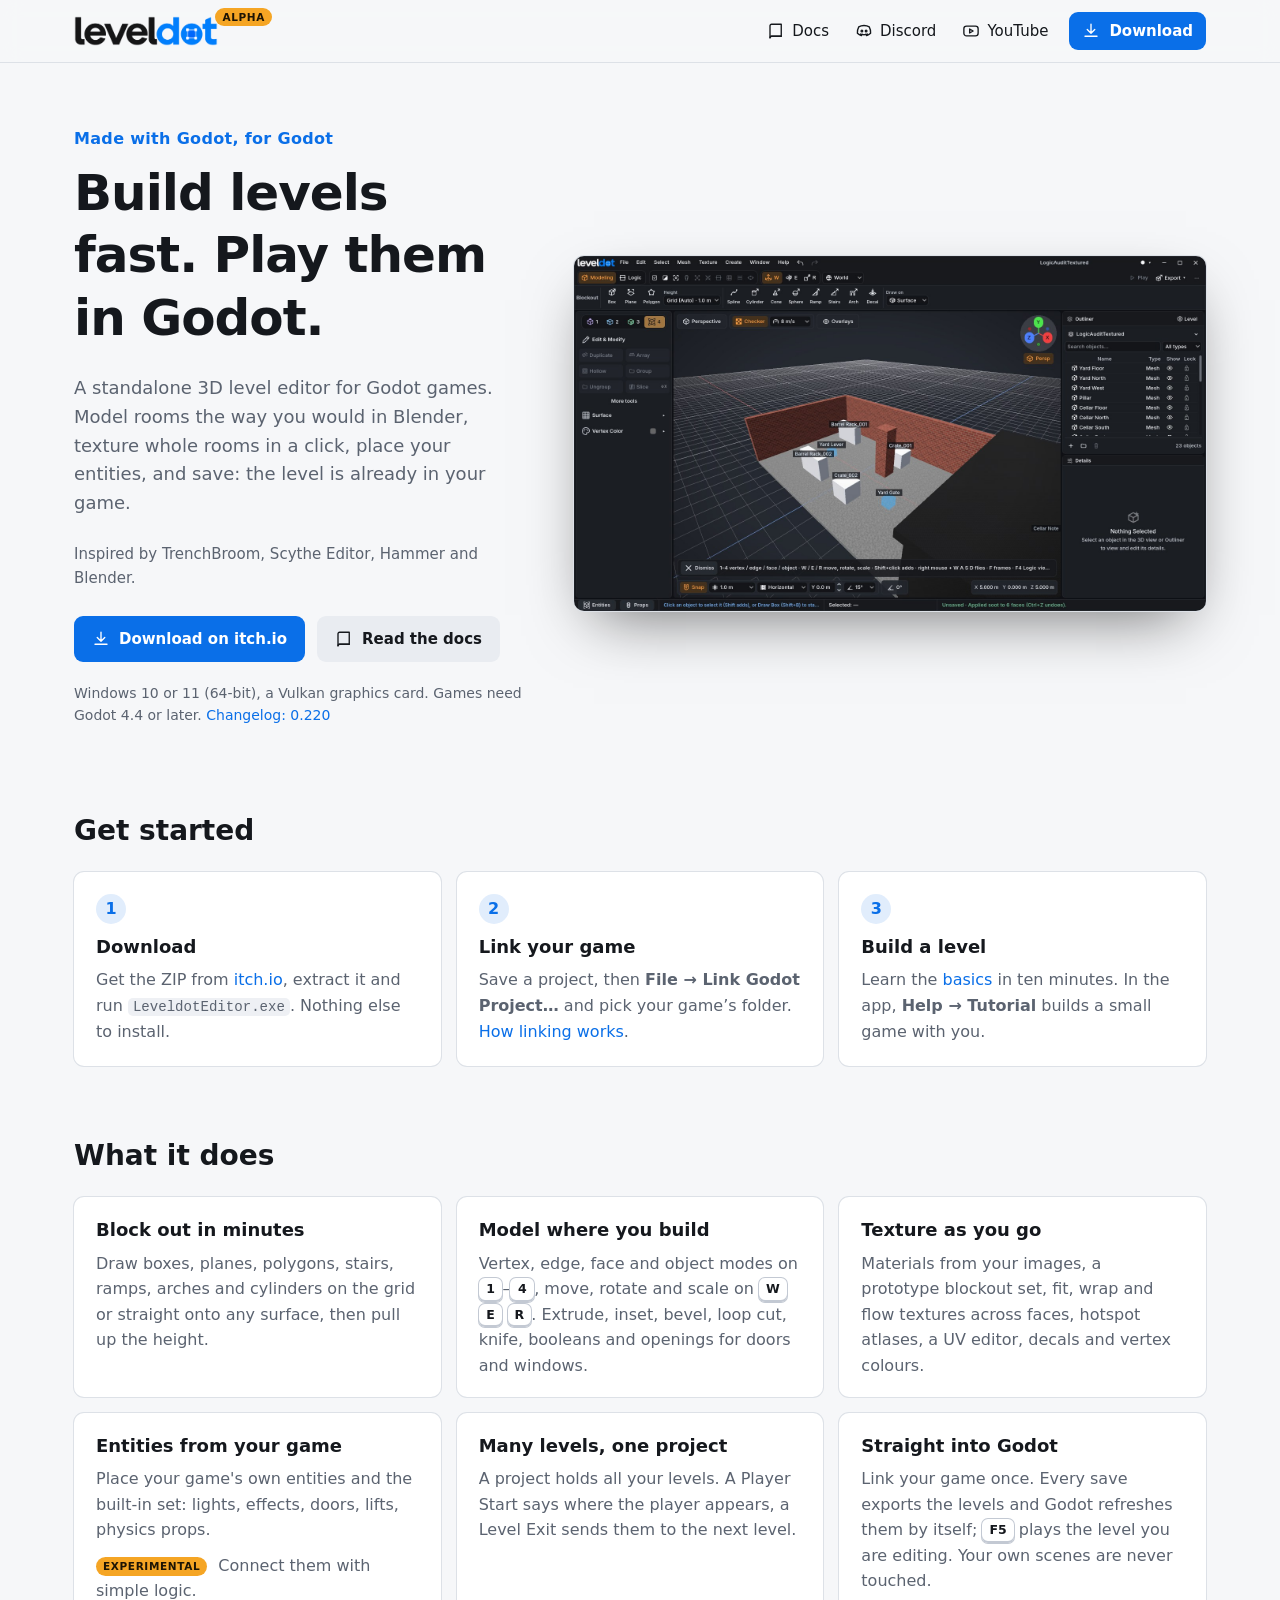
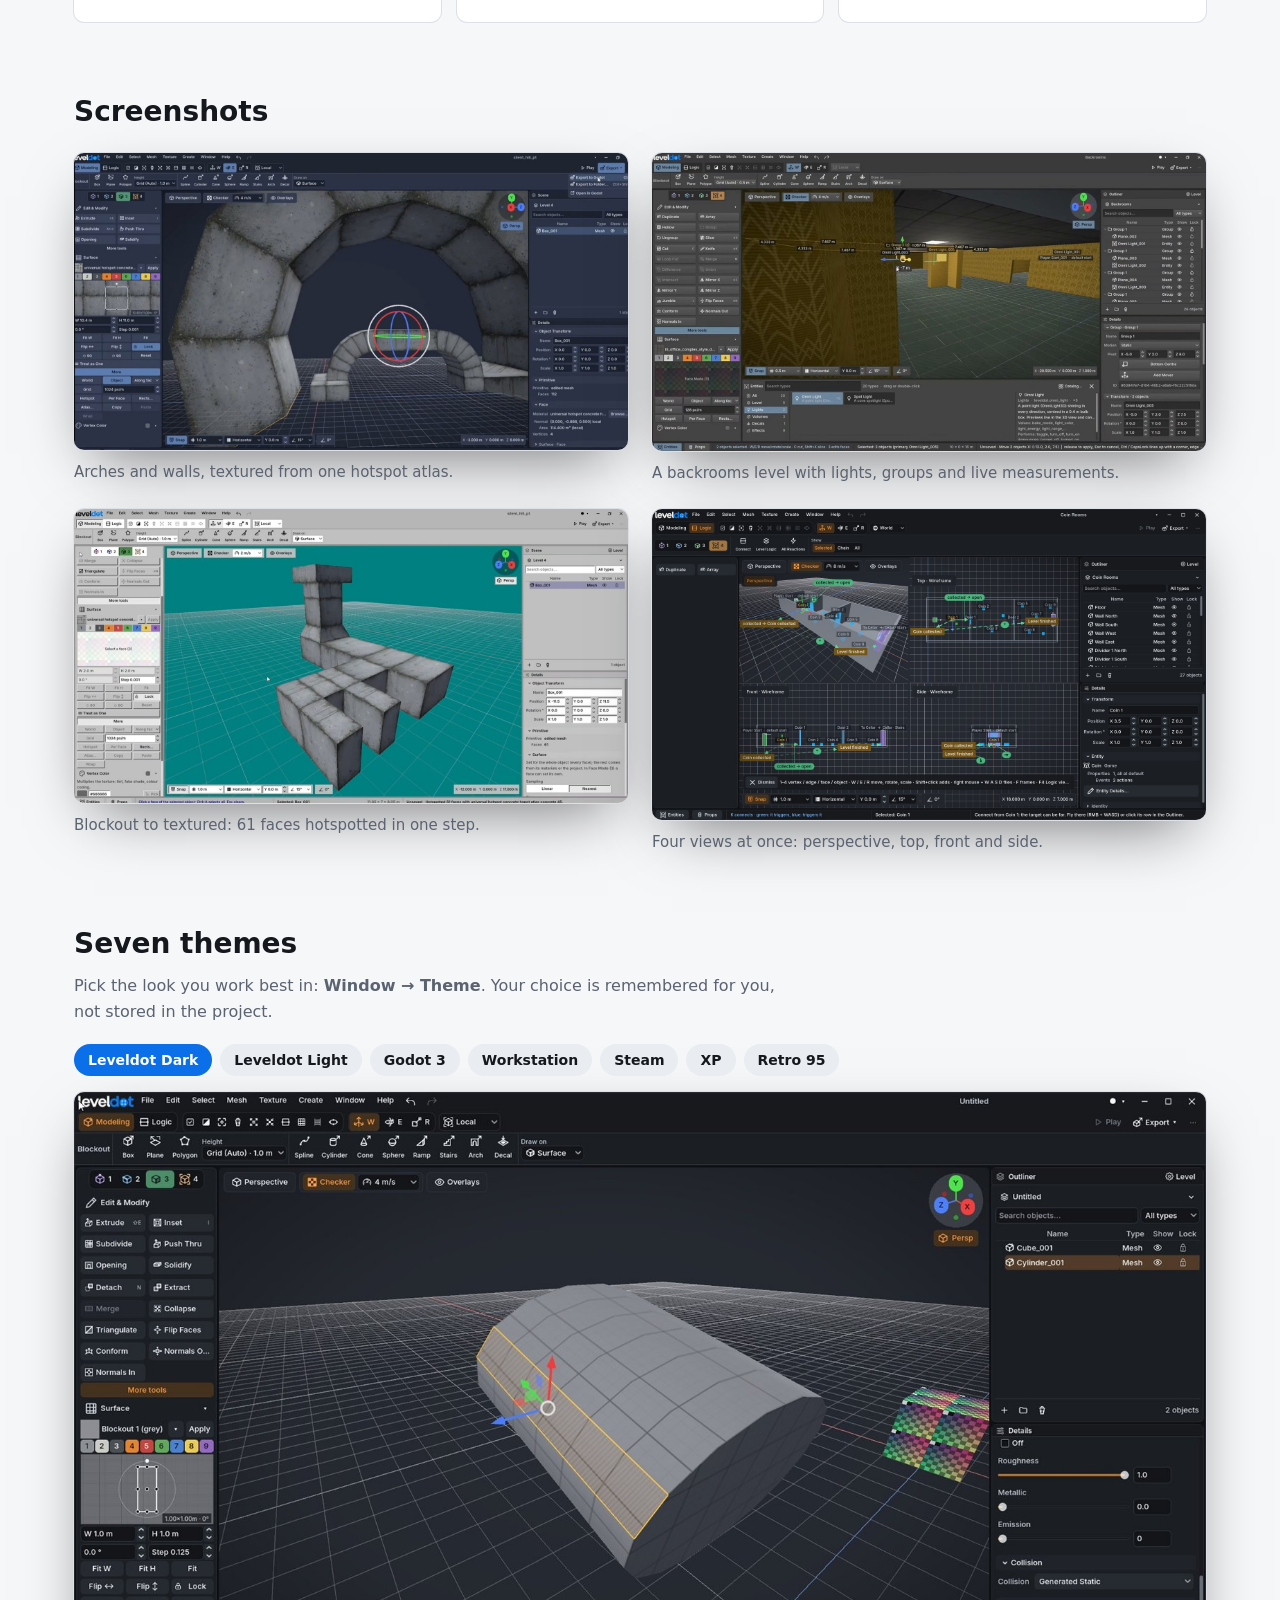
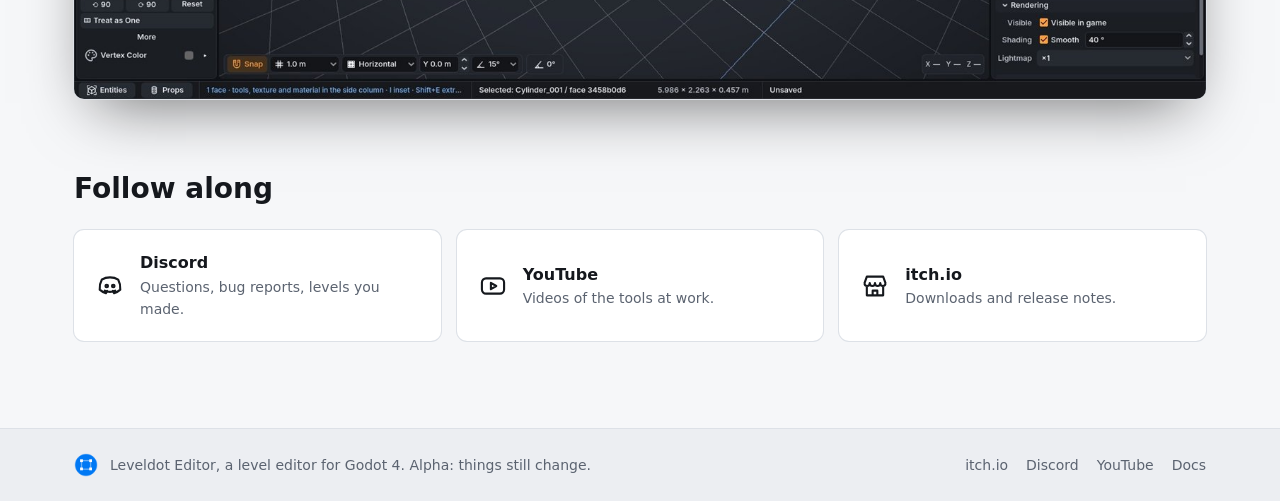
<file: site/index.html>
<!doctype html>
<html lang="en">
<head>
<meta charset="utf-8">
<meta name="viewport" content="width=device-width, initial-scale=1">
<title>Leveldot Editor · a level editor for Godot 4</title>
<meta name="description" content="Leveldot Editor: block out, model and texture 3D levels, then play them in your Godot 4 game.">
<meta property="og:title" content="Leveldot Editor">
<meta property="og:description" content="A level editor for Godot 4: block out, model and texture levels, then play them in your game.">
<meta property="og:image" content="img/shot-modeling.jpg">
<link rel="icon" href="img/icon.png">
<link rel="stylesheet" href="style.css?v=58ceeb0bc4">
</head>
<body>
<header class="top">
  <div class="top-inner">
    <a class="brand" href="index.html" aria-label="Leveldot home, alpha">
      <picture>
        <source srcset="img/logo-light.png" media="(prefers-color-scheme: light)">
        <img src="img/logo-dark.png" alt="Leveldot" width="144" height="31">
      </picture>
      <span class="pill" aria-hidden="true">Alpha</span>
    </a>
    <nav class="top-nav" aria-label="Site">
      <a class="nav-link" href="docs/index.html"><svg class="icon" viewBox="0 0 24 24" aria-hidden="true" fill="none" stroke="currentColor" stroke-width="1.8" stroke-linecap="round" stroke-linejoin="round"><path d="M4 5a2 2 0 0 1 2-2h13v16H6a2 2 0 0 0-2 2V5Z"/><path d="M4 21a2 2 0 0 1 2-2h13"/></svg><span>Docs</span></a>
      <a class="nav-link" href="https://discord.gg/e3CdgVQxp" target="_blank" rel="noopener"><svg class="icon" viewBox="0 0 24 24" aria-hidden="true" fill="none" stroke="currentColor" stroke-width="1.8" stroke-linecap="round" stroke-linejoin="round"><path d="M5 6.5C7 5.2 9 4.6 12 4.6s5 .6 7 1.9c1.4 2.6 2 5.4 1.8 8.6-1.6 1.5-3.4 2.5-5.3 3l-1.1-1.9M5 6.5C3.6 9.1 3 11.9 3.2 15.1c1.6 1.5 3.4 2.5 5.3 3l1.1-1.9M7.5 16c2.9 1.3 6.1 1.3 9 0"/><circle cx="9.2" cy="12" r="1.1"/><circle cx="14.8" cy="12" r="1.1"/></svg><span>Discord</span></a>
      <a class="nav-link" href="https://www.youtube.com/@LeveldotEditor" target="_blank" rel="noopener"><svg class="icon" viewBox="0 0 24 24" aria-hidden="true" fill="none" stroke="currentColor" stroke-width="1.8" stroke-linecap="round" stroke-linejoin="round"><rect x="2.5" y="5.5" width="19" height="13" rx="3.5"/><path d="m10.2 9.3 4.6 2.7-4.6 2.7V9.3Z"/></svg><span>YouTube</span></a>
      <a class="button primary small" href="https://onur-c.itch.io/leveldot-editor" target="_blank" rel="noopener"><svg class="icon" viewBox="0 0 24 24" aria-hidden="true" fill="none" stroke="currentColor" stroke-width="1.8" stroke-linecap="round" stroke-linejoin="round"><path d="M12 3v12m0 0-5-5m5 5 5-5M4 19h16"/></svg><span>Download</span></a>
    </nav>
  </div>
</header>

<main id="main">
  <section class="hero">
    <div class="hero-text">
      <p class="eyebrow">Made with Godot, for Godot</p>
      <h1>Build levels fast. Play them in Godot.</h1>
      <p class="lead">A standalone 3D level editor for Godot games. Model rooms the way you would in Blender, texture whole rooms in a click, place your entities, and save: the level is already in your game.</p>
      <p class="inspired">Inspired by TrenchBroom, Scythe Editor, Hammer and Blender.</p>
      <div class="actions">
        <a class="button primary" href="https://onur-c.itch.io/leveldot-editor" target="_blank" rel="noopener">
          <svg class="icon" viewBox="0 0 24 24" aria-hidden="true" fill="none" stroke="currentColor" stroke-width="1.8" stroke-linecap="round" stroke-linejoin="round"><path d="M12 3v12m0 0-5-5m5 5 5-5M4 19h16"/></svg>
          <span>Download on itch.io</span>
        </a>
        <a class="button" href="docs/index.html">
          <svg class="icon" viewBox="0 0 24 24" aria-hidden="true" fill="none" stroke="currentColor" stroke-width="1.8" stroke-linecap="round" stroke-linejoin="round"><path d="M4 5a2 2 0 0 1 2-2h13v16H6a2 2 0 0 0-2 2V5Z"/><path d="M4 21a2 2 0 0 1 2-2h13"/></svg>
          <span>Read the docs</span>
        </a>
      </div>
      <p class="fine">Windows 10 or 11 (64-bit), a Vulkan graphics card. Games need Godot 4.4 or later. <a href="docs/changelog.html">Changelog: 0.220</a></p>
    </div>
    <figure class="hero-shot">
      <img src="img/shot-modeling.jpg" alt="Leveldot Editor with a textured yard: brick walls, crates and entities in the 3D view, the Outliner on the right" width="1600" height="900">
    </figure>
  </section>

  <section class="steps" aria-labelledby="steps-title">
    <h2 id="steps-title">Get started</h2>
    <ol class="step-list">
      <li>
        <h3>Download</h3>
        <p>Get the ZIP from <a href="https://onur-c.itch.io/leveldot-editor" target="_blank" rel="noopener">itch.io</a>, extract it and run <code>LeveldotEditor.exe</code>. Nothing else to install.</p>
      </li>
      <li>
        <h3>Link your game</h3>
        <p>Save a project, then <strong>File → Link Godot Project…</strong> and pick your game’s folder. <a href="docs/link-godot.html">How linking works</a>.</p>
      </li>
      <li>
        <h3>Build a level</h3>
        <p>Learn the <a href="docs/basics.html">basics</a> in ten minutes. In the app, <strong>Help → Tutorial</strong> builds a small game with you.</p>
      </li>
    </ol>
  </section>

  <section class="features" aria-labelledby="features-title">
    <h2 id="features-title">What it does</h2>
    <div class="feature-grid">
      <article class="feature">
        <h3>Block out in minutes</h3>
        <p>Draw boxes, planes, polygons, stairs, ramps, arches and cylinders on the grid or straight onto any surface, then pull up the height.</p>
      </article>
      <article class="feature">
        <h3>Model where you build</h3>
        <p>Vertex, edge, face and object modes on <kbd>1</kbd>–<kbd>4</kbd>, move, rotate and scale on <kbd>W</kbd> <kbd>E</kbd> <kbd>R</kbd>. Extrude, inset, bevel, loop cut, knife, booleans and openings for doors and windows.</p>
      </article>
      <article class="feature">
        <h3>Texture as you go</h3>
        <p>Materials from your images, a prototype blockout set, fit, wrap and flow textures across faces, hotspot atlases, a UV editor, decals and vertex colours.</p>
      </article>
      <article class="feature">
        <h3>Entities from your game</h3>
        <p>Place your game's own entities and the built-in set: lights, effects, doors, lifts, physics props.</p>
        <p class="exp-line"><span class="tag-exp">Experimental</span> Connect them with simple logic.</p>
      </article>
      <article class="feature">
        <h3>Many levels, one project</h3>
        <p>A project holds all your levels. A Player Start says where the player appears, a Level Exit sends them to the next level.</p>
      </article>
      <article class="feature">
        <h3>Straight into Godot</h3>
        <p>Link your game once. Every save exports the levels and Godot refreshes them by itself; <kbd>F5</kbd> plays the level you are editing. Your own scenes are never touched.</p>
      </article>
    </div>
  </section>

  <section class="gallery" aria-labelledby="gallery-title">
    <h2 id="gallery-title">Screenshots</h2>
    <div class="shots">
      <figure>
        <a class="zoom" href="img/shot-arches.jpg"><img src="img/shot-arches.jpg" alt="Concrete arches and walls textured from one hotspot atlas" width="1600" height="858" loading="lazy"></a>
        <figcaption>Arches and walls, textured from one hotspot atlas.</figcaption>
      </figure>
      <figure>
        <a class="zoom" href="img/shot-backrooms.jpg"><img src="img/shot-backrooms.jpg" alt="A backrooms level with yellow wallpaper, ceiling lights and measurements in the 3D view" width="1600" height="859" loading="lazy"></a>
        <figcaption>A backrooms level with lights, groups and live measurements.</figcaption>
      </figure>
      <figure>
        <a class="zoom" href="img/shot-hotspot.jpg"><img src="img/shot-hotspot.jpg" alt="Blocky concrete level: 61 faces textured in one step" width="1600" height="850" loading="lazy"></a>
        <figcaption>Blockout to textured: 61 faces hotspotted in one step.</figcaption>
      </figure>
      <figure>
        <a class="zoom" href="img/shot-four-views.jpg"><img src="img/shot-four-views.jpg" alt="Four views: perspective, top, front and side" width="1600" height="900" loading="lazy"></a>
        <figcaption>Four views at once: perspective, top, front and side.</figcaption>
      </figure>
    </div>
  </section>

  <section class="themes" aria-labelledby="themes-title">
    <h2 id="themes-title">Seven themes</h2>
    <p class="section-lead">Pick the look you work best in: <strong>Window → Theme</strong>. Your choice is remembered for you, not stored in the project.</p>
    <div class="theme-tabs" role="tablist" aria-label="Themes">
        <button type="button" class="theme-tab" role="tab" aria-selected="true" data-src="img/theme-dark.jpg" data-name="Leveldot Dark">Leveldot Dark</button>
        <button type="button" class="theme-tab" role="tab" aria-selected="false" data-src="img/theme-light.jpg" data-name="Leveldot Light">Leveldot Light</button>
        <button type="button" class="theme-tab" role="tab" aria-selected="false" data-src="img/theme-godot3.jpg" data-name="Godot 3">Godot 3</button>
        <button type="button" class="theme-tab" role="tab" aria-selected="false" data-src="img/theme-workstation.jpg" data-name="Workstation">Workstation</button>
        <button type="button" class="theme-tab" role="tab" aria-selected="false" data-src="img/theme-steam.jpg" data-name="Steam">Steam</button>
        <button type="button" class="theme-tab" role="tab" aria-selected="false" data-src="img/theme-xp.jpg" data-name="XP">XP</button>
        <button type="button" class="theme-tab" role="tab" aria-selected="false" data-src="img/theme-retro.jpg" data-name="Retro 95">Retro 95</button>
    </div>
    <figure class="theme-shot">
      <a class="zoom" href="img/theme-dark.jpg"><img id="theme-img" src="img/theme-dark.jpg" alt="The editor in the Leveldot Dark theme" width="1600" height="858"></a>
    </figure>
  </section>

  <section class="community" aria-labelledby="community-title">
    <h2 id="community-title">Follow along</h2>
    <div class="community-links">
      <a class="community-card" href="https://discord.gg/e3CdgVQxp" target="_blank" rel="noopener">
        <svg class="icon big" viewBox="0 0 24 24" aria-hidden="true" fill="none" stroke="currentColor" stroke-width="1.8" stroke-linecap="round" stroke-linejoin="round"><path d="M5 6.5C7 5.2 9 4.6 12 4.6s5 .6 7 1.9c1.4 2.6 2 5.4 1.8 8.6-1.6 1.5-3.4 2.5-5.3 3l-1.1-1.9M5 6.5C3.6 9.1 3 11.9 3.2 15.1c1.6 1.5 3.4 2.5 5.3 3l1.1-1.9M7.5 16c2.9 1.3 6.1 1.3 9 0"/><circle cx="9.2" cy="12" r="1.1"/><circle cx="14.8" cy="12" r="1.1"/></svg>
        <span><strong>Discord</strong><span class="muted">Questions, bug reports, levels you made.</span></span>
      </a>
      <a class="community-card" href="https://www.youtube.com/@LeveldotEditor" target="_blank" rel="noopener">
        <svg class="icon big" viewBox="0 0 24 24" aria-hidden="true" fill="none" stroke="currentColor" stroke-width="1.8" stroke-linecap="round" stroke-linejoin="round"><rect x="2.5" y="5.5" width="19" height="13" rx="3.5"/><path d="m10.2 9.3 4.6 2.7-4.6 2.7V9.3Z"/></svg>
        <span><strong>YouTube</strong><span class="muted">Videos of the tools at work.</span></span>
      </a>
      <a class="community-card" href="https://onur-c.itch.io/leveldot-editor" target="_blank" rel="noopener">
        <svg class="icon big" viewBox="0 0 24 24" aria-hidden="true" fill="none" stroke="currentColor" stroke-width="1.8" stroke-linecap="round" stroke-linejoin="round"><path d="M3 9.5 5 4h14l2 5.5M3 9.5c0 1.4 1 2.5 2.25 2.5S7.5 10.9 7.5 9.5c0 1.4 1 2.5 2.25 2.5S12 10.9 12 9.5c0 1.4 1 2.5 2.25 2.5s2.25-1.1 2.25-2.5c0 1.4 1 2.5 2.25 2.5S21 10.9 21 9.5M5 12v8h14v-8M10 20v-4h4v4"/></svg>
        <span><strong>itch.io</strong><span class="muted">Downloads and release notes.</span></span>
      </a>
    </div>
  </section>
</main>

<footer class="foot">
  <div class="foot-inner">
    <img src="img/icon.png" alt="" width="24" height="24">
    <span>Leveldot Editor, a level editor for Godot 4. Alpha: things still change.</span>
    <nav aria-label="Elsewhere">
      <a href="https://onur-c.itch.io/leveldot-editor" target="_blank" rel="noopener">itch.io</a>
      <a href="https://discord.gg/e3CdgVQxp" target="_blank" rel="noopener">Discord</a>
      <a href="https://www.youtube.com/@LeveldotEditor" target="_blank" rel="noopener">YouTube</a>
      <a href="docs/index.html">Docs</a>
    </nav>
  </div>
</footer>
<dialog id="lightbox" class="lightbox" aria-label="Screenshot" tabindex="-1">
  <button type="button" class="lb-close" aria-label="Close">&times;</button>
  <button type="button" class="lb-prev" aria-label="Previous">&#8249;</button>
  <figure><img alt=""><figcaption></figcaption></figure>
  <button type="button" class="lb-next" aria-label="Next">&#8250;</button>
</dialog>
<script src="home.js?v=877795b13f"></script>
</body>
</html>
</file>
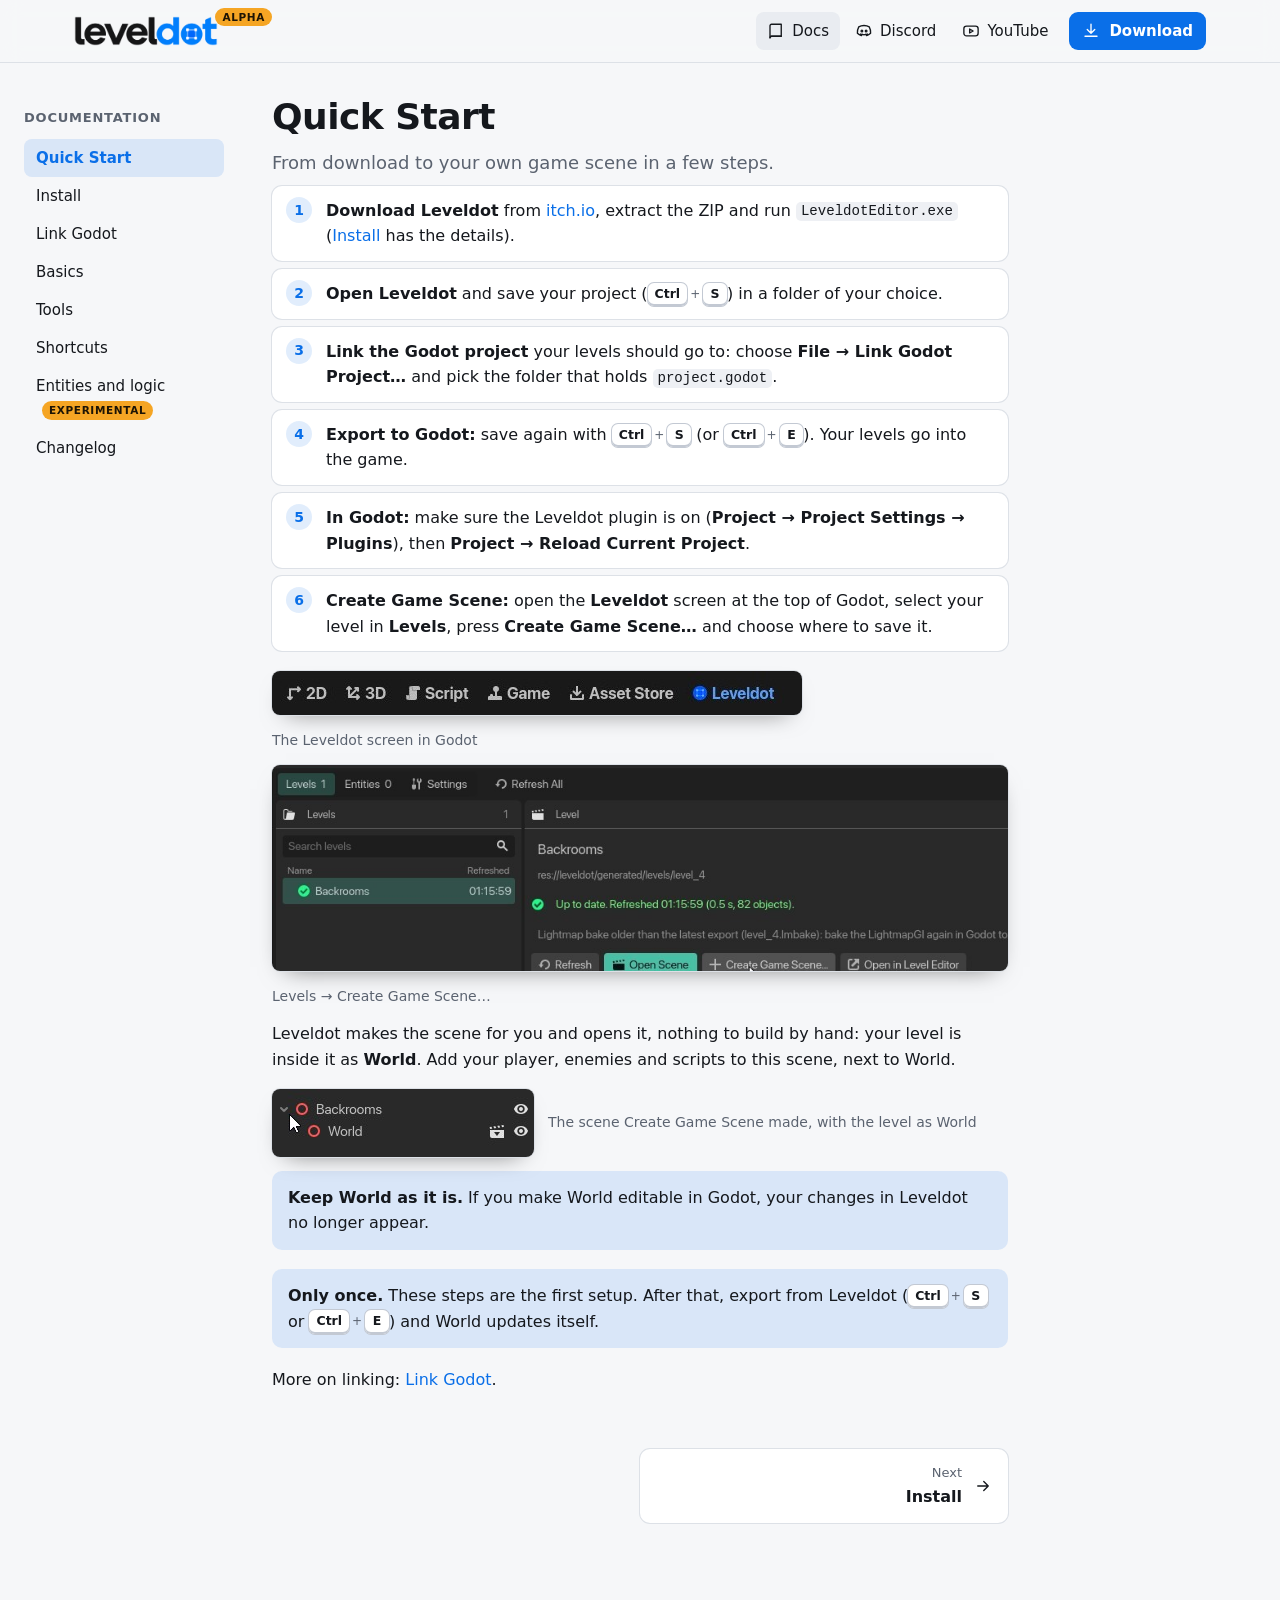
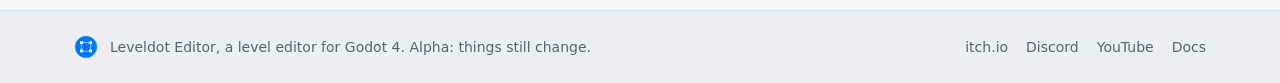
<file: site/docs/index.html>
<!doctype html>
<html lang="en">
<head>
<meta charset="utf-8">
<meta name="viewport" content="width=device-width, initial-scale=1">
<title>Quick Start · Leveldot Docs</title>
<meta name="description" content="Leveldot Editor documentation: quick start.">
<link rel="icon" href="../img/icon.png">
<link rel="stylesheet" href="../style.css?v=58ceeb0bc4">
</head>
<body class="docs">
<header class="top">
  <div class="top-inner">
    <a class="brand" href="../index.html" aria-label="Leveldot home, alpha">
      <picture>
        <source srcset="../img/logo-light.png" media="(prefers-color-scheme: light)">
        <img src="../img/logo-dark.png" alt="Leveldot" width="144" height="31">
      </picture>
      <span class="pill" aria-hidden="true">Alpha</span>
    </a>
    <nav class="top-nav" aria-label="Site">
      <a class="nav-link" href="../docs/index.html" aria-current="page"><svg class="icon" viewBox="0 0 24 24" aria-hidden="true" fill="none" stroke="currentColor" stroke-width="1.8" stroke-linecap="round" stroke-linejoin="round"><path d="M4 5a2 2 0 0 1 2-2h13v16H6a2 2 0 0 0-2 2V5Z"/><path d="M4 21a2 2 0 0 1 2-2h13"/></svg><span>Docs</span></a>
      <a class="nav-link" href="https://discord.gg/e3CdgVQxp" target="_blank" rel="noopener"><svg class="icon" viewBox="0 0 24 24" aria-hidden="true" fill="none" stroke="currentColor" stroke-width="1.8" stroke-linecap="round" stroke-linejoin="round"><path d="M5 6.5C7 5.2 9 4.6 12 4.6s5 .6 7 1.9c1.4 2.6 2 5.4 1.8 8.6-1.6 1.5-3.4 2.5-5.3 3l-1.1-1.9M5 6.5C3.6 9.1 3 11.9 3.2 15.1c1.6 1.5 3.4 2.5 5.3 3l1.1-1.9M7.5 16c2.9 1.3 6.1 1.3 9 0"/><circle cx="9.2" cy="12" r="1.1"/><circle cx="14.8" cy="12" r="1.1"/></svg><span>Discord</span></a>
      <a class="nav-link" href="https://www.youtube.com/@LeveldotEditor" target="_blank" rel="noopener"><svg class="icon" viewBox="0 0 24 24" aria-hidden="true" fill="none" stroke="currentColor" stroke-width="1.8" stroke-linecap="round" stroke-linejoin="round"><rect x="2.5" y="5.5" width="19" height="13" rx="3.5"/><path d="m10.2 9.3 4.6 2.7-4.6 2.7V9.3Z"/></svg><span>YouTube</span></a>
      <a class="button primary small" href="https://onur-c.itch.io/leveldot-editor" target="_blank" rel="noopener"><svg class="icon" viewBox="0 0 24 24" aria-hidden="true" fill="none" stroke="currentColor" stroke-width="1.8" stroke-linecap="round" stroke-linejoin="round"><path d="M12 3v12m0 0-5-5m5 5 5-5M4 19h16"/></svg><span>Download</span></a>
    </nav>
  </div>
</header>
<div class="docs-layout">
  <nav class="sidebar" aria-label="Documentation">
    <p class="side-title">Documentation</p>
    <a href="index.html" aria-current="page">Quick Start</a>
    <a href="install.html">Install</a>
    <a href="link-godot.html">Link Godot</a>
    <a href="basics.html">Basics</a>
    <a href="tools.html">Tools</a>
    <a href="shortcuts.html">Shortcuts</a>
    <a href="logic.html">Entities and logic <span class="tag-exp">Experimental</span></a>
    <a href="changelog.html">Changelog</a>
  </nav>
  <main class="doc page-index" id="main">
    <h1>Quick Start</h1>
    <p class="lead">From download to your own game scene in a few steps.</p>
<ol>
<li><strong>Download Leveldot</strong> from <a href="https://onur-c.itch.io/leveldot-editor">itch.io</a>, extract the ZIP and run <code>LeveldotEditor.exe</code> (<a href="install.html">Install</a> has the details).</li>
<li><strong>Open Leveldot</strong> and save your project (<span class="keys"><span class="combo"><kbd>Ctrl</kbd><span class="plus">+</span><kbd>S</kbd></span></span>) in a folder of your choice.</li>
<li><strong>Link the Godot project</strong> your levels should go to: choose <strong>File → Link Godot Project…</strong> and pick the folder that holds <code>project.godot</code>.</li>
<li><strong>Export to Godot:</strong> save again with <span class="keys"><span class="combo"><kbd>Ctrl</kbd><span class="plus">+</span><kbd>S</kbd></span></span> (or <span class="keys"><span class="combo"><kbd>Ctrl</kbd><span class="plus">+</span><kbd>E</kbd></span></span>). Your levels go into the game.</li>
<li><strong>In Godot:</strong> make sure the Leveldot plugin is on (<strong>Project → Project Settings → Plugins</strong>), then <strong>Project → Reload Current Project</strong>.</li>
<li><strong>Create Game Scene:</strong> open the <strong>Leveldot</strong> screen at the top of Godot, select your level in <strong>Levels</strong>, press <strong>Create Game Scene…</strong> and choose where to save it.</li>
</ol>
<figure class="ui-strip"><img src="../img/qs-leveldot-tab.jpg" alt="Godot's top bar with the Leveldot screen next to 2D, 3D, Script, Game and Asset Store" width="530" height="44" loading="lazy"><figcaption>The Leveldot screen in Godot</figcaption></figure>

<figure class="ui-strip"><img src="../img/qs-create-game-scene.jpg" alt="The Levels tab of the Leveldot screen with the Backrooms level selected and the Create Game Scene button" width="900" height="252" loading="lazy"><figcaption>Levels → Create Game Scene…</figcaption></figure>

<p>Leveldot makes the scene for you and opens it, nothing to build by hand: your level is inside it as <strong>World</strong>. Add your player, enemies and scripts to this scene, next to World.</p>
<figure class="ui-strip"><img src="../img/qs-world.jpg" alt="The new scene in Godot: Backrooms with the World level under it" width="262" height="68" loading="lazy"><figcaption>The scene Create Game Scene made, with the level as World</figcaption></figure>

<div class="note"><p><strong>Keep World as it is.</strong> If you make World editable in Godot, your changes in Leveldot no longer appear.</p></div>

<div class="note"><p><strong>Only once.</strong> These steps are the first setup. After that, export from Leveldot (<span class="keys"><span class="combo"><kbd>Ctrl</kbd><span class="plus">+</span><kbd>S</kbd></span></span> or <span class="keys"><span class="combo"><kbd>Ctrl</kbd><span class="plus">+</span><kbd>E</kbd></span></span>) and World updates itself.</p></div>

<p>More on linking: <a href="link-godot.html">Link Godot</a>.</p>
    <nav class="pager" aria-label="Pages"><a class="pager-next" href="install.html"><span><small>Next</small>Install</span><svg class="icon" viewBox="0 0 24 24" aria-hidden="true" fill="none" stroke="currentColor" stroke-width="1.8" stroke-linecap="round" stroke-linejoin="round"><path d="M5 12h14m0 0-6-6m6 6-6 6"/></svg></a></nav>
  </main>
  
</div>
<footer class="foot">
  <div class="foot-inner">
    <img src="../img/icon.png" alt="" width="24" height="24">
    <span>Leveldot Editor, a level editor for Godot 4. Alpha: things still change.</span>
    <nav aria-label="Elsewhere">
      <a href="https://onur-c.itch.io/leveldot-editor" target="_blank" rel="noopener">itch.io</a>
      <a href="https://discord.gg/e3CdgVQxp" target="_blank" rel="noopener">Discord</a>
      <a href="https://www.youtube.com/@LeveldotEditor" target="_blank" rel="noopener">YouTube</a>
      <a href="../docs/index.html">Docs</a>
    </nav>
  </div>
</footer>
<script src="../docs.js?v=671ac3d521"></script>
</body>
</html>
</file>
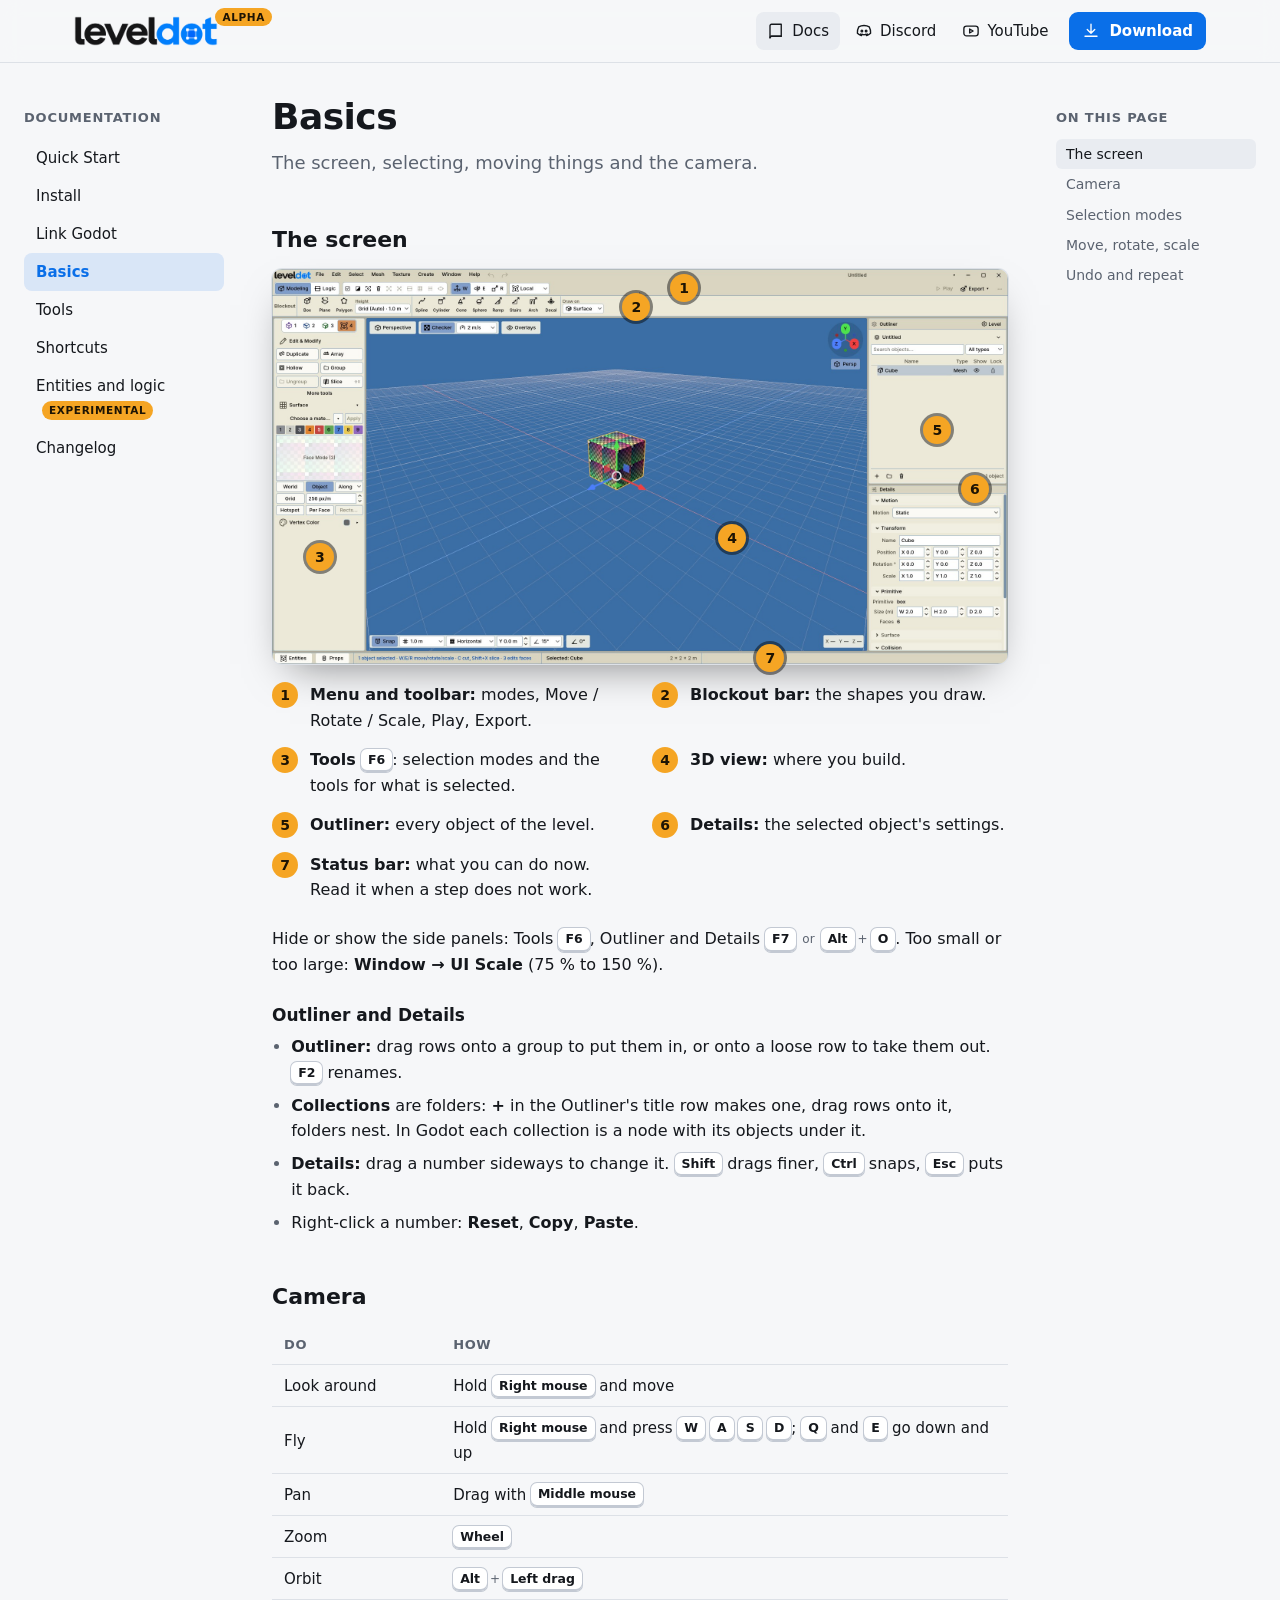
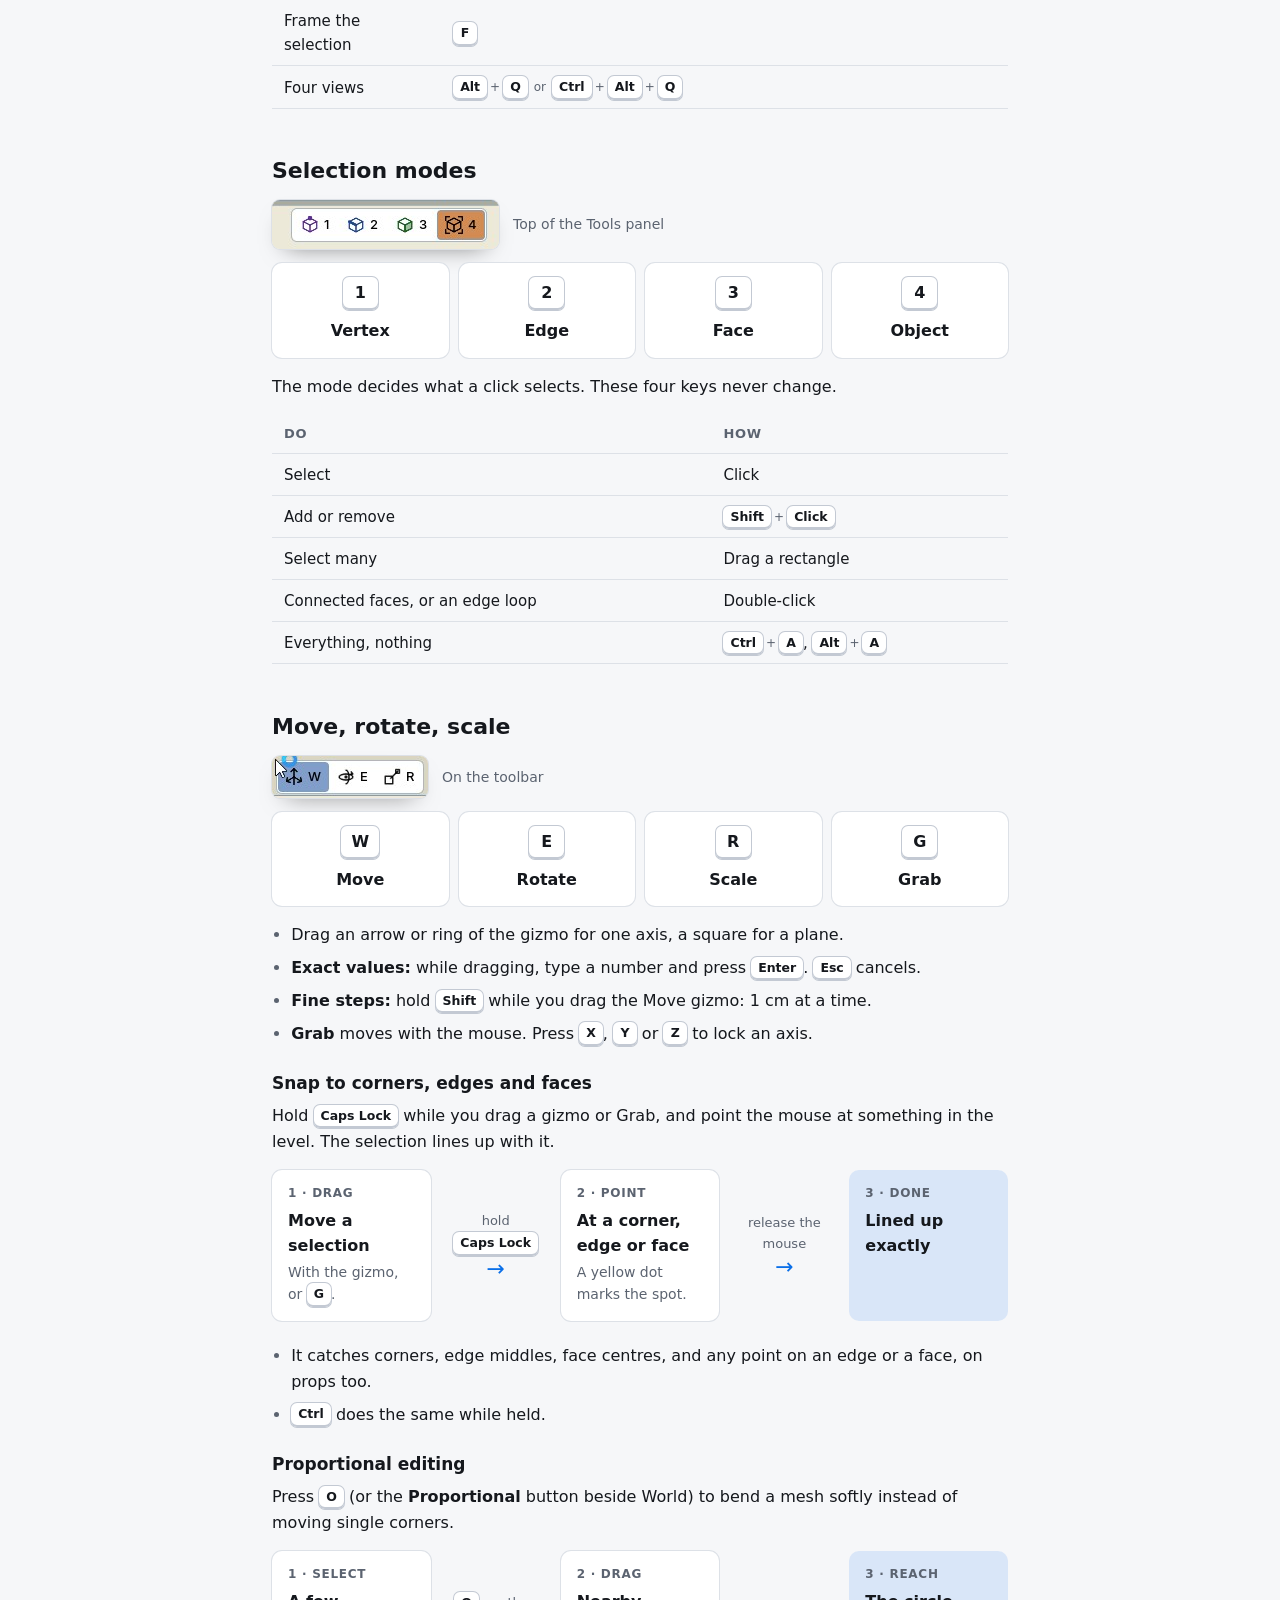
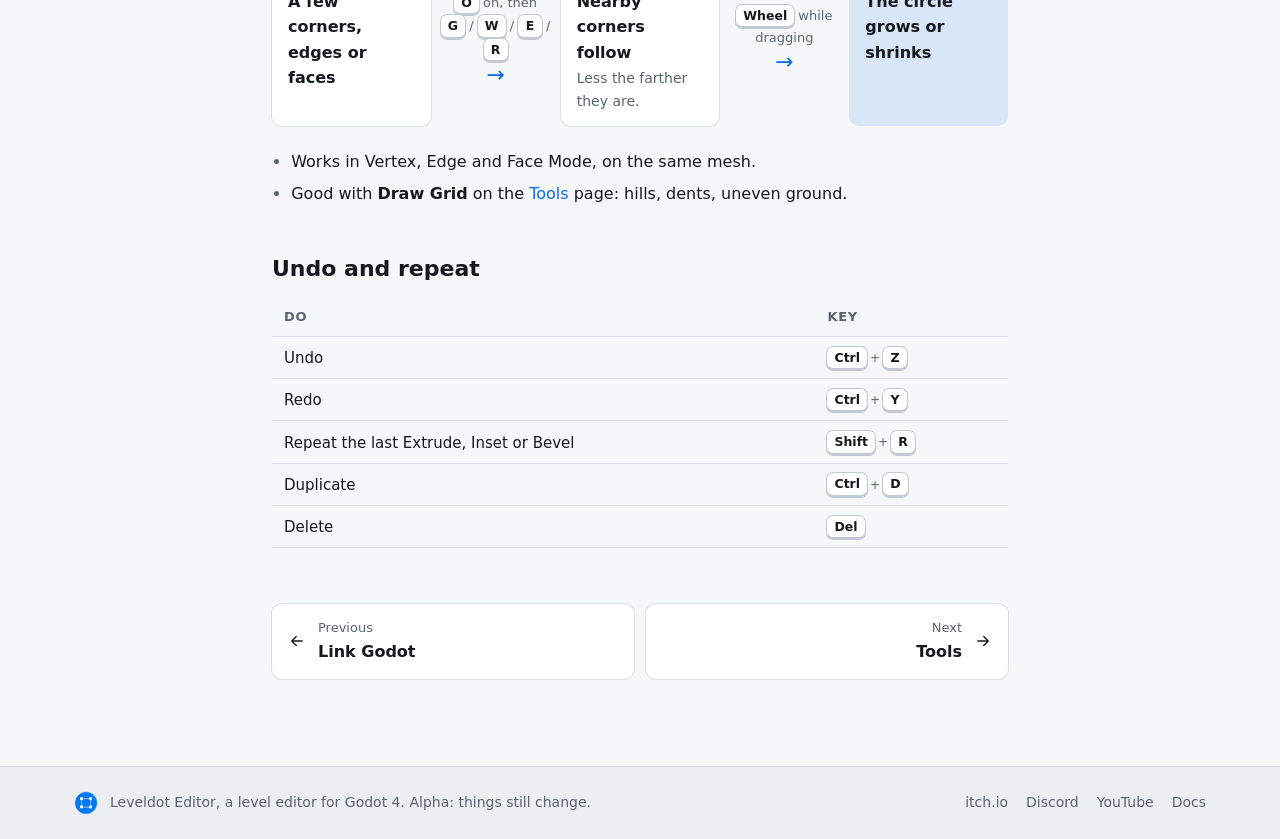
<file: site/docs/basics.html>
<!doctype html>
<html lang="en">
<head>
<meta charset="utf-8">
<meta name="viewport" content="width=device-width, initial-scale=1">
<title>Basics · Leveldot Docs</title>
<meta name="description" content="Leveldot Editor documentation: basics.">
<link rel="icon" href="../img/icon.png">
<link rel="stylesheet" href="../style.css?v=58ceeb0bc4">
</head>
<body class="docs">
<header class="top">
  <div class="top-inner">
    <a class="brand" href="../index.html" aria-label="Leveldot home, alpha">
      <picture>
        <source srcset="../img/logo-light.png" media="(prefers-color-scheme: light)">
        <img src="../img/logo-dark.png" alt="Leveldot" width="144" height="31">
      </picture>
      <span class="pill" aria-hidden="true">Alpha</span>
    </a>
    <nav class="top-nav" aria-label="Site">
      <a class="nav-link" href="../docs/index.html" aria-current="page"><svg class="icon" viewBox="0 0 24 24" aria-hidden="true" fill="none" stroke="currentColor" stroke-width="1.8" stroke-linecap="round" stroke-linejoin="round"><path d="M4 5a2 2 0 0 1 2-2h13v16H6a2 2 0 0 0-2 2V5Z"/><path d="M4 21a2 2 0 0 1 2-2h13"/></svg><span>Docs</span></a>
      <a class="nav-link" href="https://discord.gg/e3CdgVQxp" target="_blank" rel="noopener"><svg class="icon" viewBox="0 0 24 24" aria-hidden="true" fill="none" stroke="currentColor" stroke-width="1.8" stroke-linecap="round" stroke-linejoin="round"><path d="M5 6.5C7 5.2 9 4.6 12 4.6s5 .6 7 1.9c1.4 2.6 2 5.4 1.8 8.6-1.6 1.5-3.4 2.5-5.3 3l-1.1-1.9M5 6.5C3.6 9.1 3 11.9 3.2 15.1c1.6 1.5 3.4 2.5 5.3 3l1.1-1.9M7.5 16c2.9 1.3 6.1 1.3 9 0"/><circle cx="9.2" cy="12" r="1.1"/><circle cx="14.8" cy="12" r="1.1"/></svg><span>Discord</span></a>
      <a class="nav-link" href="https://www.youtube.com/@LeveldotEditor" target="_blank" rel="noopener"><svg class="icon" viewBox="0 0 24 24" aria-hidden="true" fill="none" stroke="currentColor" stroke-width="1.8" stroke-linecap="round" stroke-linejoin="round"><rect x="2.5" y="5.5" width="19" height="13" rx="3.5"/><path d="m10.2 9.3 4.6 2.7-4.6 2.7V9.3Z"/></svg><span>YouTube</span></a>
      <a class="button primary small" href="https://onur-c.itch.io/leveldot-editor" target="_blank" rel="noopener"><svg class="icon" viewBox="0 0 24 24" aria-hidden="true" fill="none" stroke="currentColor" stroke-width="1.8" stroke-linecap="round" stroke-linejoin="round"><path d="M12 3v12m0 0-5-5m5 5 5-5M4 19h16"/></svg><span>Download</span></a>
    </nav>
  </div>
</header>
<div class="docs-layout">
  <nav class="sidebar" aria-label="Documentation">
    <p class="side-title">Documentation</p>
    <a href="index.html">Quick Start</a>
    <a href="install.html">Install</a>
    <a href="link-godot.html">Link Godot</a>
    <a href="basics.html" aria-current="page">Basics</a>
    <a href="tools.html">Tools</a>
    <a href="shortcuts.html">Shortcuts</a>
    <a href="logic.html">Entities and logic <span class="tag-exp">Experimental</span></a>
    <a href="changelog.html">Changelog</a>
  </nav>
  <main class="doc page-basics" id="main">
    <h1>Basics</h1>
    <p class="lead">The screen, selecting, moving things and the camera.</p>
<h2 id="the-screen">The screen</h2>
<figure class="annotated"><div class="annotated-img"><img src="../img/ui-window.jpg" alt="The Leveldot Editor window with its areas numbered" width="1920" height="1030" loading="lazy"><span class="pin" style="left:56%;top:4.9%">1</span><span class="pin" style="left:49.5%;top:9.7%">2</span><span class="pin" style="left:6.5%;top:73%">3</span><span class="pin" style="left:62.5%;top:68%">4</span><span class="pin" style="left:90.4%;top:40.8%">5</span><span class="pin" style="left:95.5%;top:55.7%">6</span><span class="pin" style="left:67.7%;top:98.4%">7</span></div></figure>

<ol class="legend">
<li><strong>Menu and toolbar:</strong> modes, Move / Rotate / Scale, Play, Export.</li>
<li><strong>Blockout bar:</strong> the shapes you draw.</li>
<li><strong>Tools</strong> <span class="keys"><span class="combo"><kbd>F6</kbd></span></span>: selection modes and the tools for what is selected.</li>
<li><strong>3D view:</strong> where you build.</li>
<li><strong>Outliner:</strong> every object of the level.</li>
<li><strong>Details:</strong> the selected object's settings.</li>
<li><strong>Status bar:</strong> what you can do now. Read it when a step does not work.</li>
</ol>

<p>Hide or show the side panels: Tools <span class="keys"><span class="combo"><kbd>F6</kbd></span></span>, Outliner and Details <span class="keys"><span class="combo"><kbd>F7</kbd></span><span class="or">or</span><span class="combo"><kbd>Alt</kbd><span class="plus">+</span><kbd>O</kbd></span></span>. Too small or too large: <strong>Window → UI Scale</strong> (75 % to 150 %).</p>
<h3 id="outliner-and-details">Outliner and Details</h3>
<ul>
<li><strong>Outliner:</strong> drag rows onto a group to put them in, or onto a loose row to take them out. <span class="keys"><span class="combo"><kbd>F2</kbd></span></span> renames.</li>
<li><strong>Collections</strong> are folders: <strong>+</strong> in the Outliner's title row makes one, drag rows onto it, folders nest. In Godot each collection is a node with its objects under it.</li>
<li><strong>Details:</strong> drag a number sideways to change it. <span class="keys"><span class="combo"><kbd>Shift</kbd></span></span> drags finer, <span class="keys"><span class="combo"><kbd>Ctrl</kbd></span></span> snaps, <span class="keys"><span class="combo"><kbd>Esc</kbd></span></span> puts it back.</li>
<li>Right-click a number: <strong>Reset</strong>, <strong>Copy</strong>, <strong>Paste</strong>.</li>
</ul>
<h2 id="camera">Camera</h2>
<table>
<thead>
<tr>
<th>Do</th>
<th>How</th>
</tr>
</thead>
<tbody>
<tr>
<td>Look around</td>
<td>Hold <span class="keys"><span class="combo"><kbd>Right mouse</kbd></span></span> and move</td>
</tr>
<tr>
<td>Fly</td>
<td>Hold <span class="keys"><span class="combo"><kbd>Right mouse</kbd></span></span> and press <span class="keys"><span class="combo"><kbd>W</kbd></span></span> <span class="keys"><span class="combo"><kbd>A</kbd></span></span> <span class="keys"><span class="combo"><kbd>S</kbd></span></span> <span class="keys"><span class="combo"><kbd>D</kbd></span></span>; <span class="keys"><span class="combo"><kbd>Q</kbd></span></span> and <span class="keys"><span class="combo"><kbd>E</kbd></span></span> go down and up</td>
</tr>
<tr>
<td>Pan</td>
<td>Drag with <span class="keys"><span class="combo"><kbd>Middle mouse</kbd></span></span></td>
</tr>
<tr>
<td>Zoom</td>
<td><span class="keys"><span class="combo"><kbd>Wheel</kbd></span></span></td>
</tr>
<tr>
<td>Orbit</td>
<td><span class="keys"><span class="combo"><kbd>Alt</kbd><span class="plus">+</span><kbd>Left drag</kbd></span></span></td>
</tr>
<tr>
<td>Frame the selection</td>
<td><span class="keys"><span class="combo"><kbd>F</kbd></span></span></td>
</tr>
<tr>
<td>Four views</td>
<td><span class="keys"><span class="combo"><kbd>Alt</kbd><span class="plus">+</span><kbd>Q</kbd></span><span class="or">or</span><span class="combo"><kbd>Ctrl</kbd><span class="plus">+</span><kbd>Alt</kbd><span class="plus">+</span><kbd>Q</kbd></span></span></td>
</tr>
</tbody>
</table>
<h2 id="selection-modes">Selection modes</h2>
<figure class="ui-strip"><img src="../img/ui-modes.jpg" alt="The four selection mode buttons, 1 to 4, at the top of the Tools panel" width="227" height="49" loading="lazy"><figcaption>Top of the Tools panel</figcaption></figure>

<div class="keycards">
  <div class="keycard"><span class="keys"><span class="combo"><kbd>1</kbd></span></span><span>Vertex</span></div>
  <div class="keycard"><span class="keys"><span class="combo"><kbd>2</kbd></span></span><span>Edge</span></div>
  <div class="keycard"><span class="keys"><span class="combo"><kbd>3</kbd></span></span><span>Face</span></div>
  <div class="keycard"><span class="keys"><span class="combo"><kbd>4</kbd></span></span><span>Object</span></div>
</div>

<p>The mode decides what a click selects. These four keys never change.</p>
<table>
<thead>
<tr>
<th>Do</th>
<th>How</th>
</tr>
</thead>
<tbody>
<tr>
<td>Select</td>
<td>Click</td>
</tr>
<tr>
<td>Add or remove</td>
<td><span class="keys"><span class="combo"><kbd>Shift</kbd><span class="plus">+</span><kbd>Click</kbd></span></span></td>
</tr>
<tr>
<td>Select many</td>
<td>Drag a rectangle</td>
</tr>
<tr>
<td>Connected faces, or an edge loop</td>
<td>Double-click</td>
</tr>
<tr>
<td>Everything, nothing</td>
<td><span class="keys"><span class="combo"><kbd>Ctrl</kbd><span class="plus">+</span><kbd>A</kbd></span></span>, <span class="keys"><span class="combo"><kbd>Alt</kbd><span class="plus">+</span><kbd>A</kbd></span></span></td>
</tr>
</tbody>
</table>
<h2 id="move-rotate-scale">Move, rotate, scale</h2>
<figure class="ui-strip"><img src="../img/ui-transform.jpg" alt="The Move, Rotate and Scale buttons W, E, R on the toolbar" width="156" height="42" loading="lazy"><figcaption>On the toolbar</figcaption></figure>

<div class="keycards">
  <div class="keycard"><span class="keys"><span class="combo"><kbd>W</kbd></span></span><span>Move</span></div>
  <div class="keycard"><span class="keys"><span class="combo"><kbd>E</kbd></span></span><span>Rotate</span></div>
  <div class="keycard"><span class="keys"><span class="combo"><kbd>R</kbd></span></span><span>Scale</span></div>
  <div class="keycard"><span class="keys"><span class="combo"><kbd>G</kbd></span></span><span>Grab</span></div>
</div>

<ul>
<li>Drag an arrow or ring of the gizmo for one axis, a square for a plane.</li>
<li><strong>Exact values:</strong> while dragging, type a number and press <span class="keys"><span class="combo"><kbd>Enter</kbd></span></span>. <span class="keys"><span class="combo"><kbd>Esc</kbd></span></span> cancels.</li>
<li><strong>Fine steps:</strong> hold <span class="keys"><span class="combo"><kbd>Shift</kbd></span></span> while you drag the Move gizmo: 1 cm at a time.</li>
<li><strong>Grab</strong> moves with the mouse. Press <span class="keys"><span class="combo"><kbd>X</kbd></span></span>, <span class="keys"><span class="combo"><kbd>Y</kbd></span></span> or <span class="keys"><span class="combo"><kbd>Z</kbd></span></span> to lock an axis.</li>
</ul>
<h3 id="snap-to-corners-edges-and-faces">Snap to corners, edges and faces</h3>
<p>Hold <span class="keys"><span class="combo"><kbd>Caps Lock</kbd></span></span> while you drag a gizmo or Grab, and point the mouse at something in the level. The selection lines up with it.</p>
<div class="flow">
  <div class="node"><p class="node-kicker">1 · Drag</p><p class="node-title">Move a selection</p><p class="node-text">With the gizmo, or <span class="keys"><span class="combo"><kbd>G</kbd></span></span>.</p></div>
  <div class="edge"><span>hold <span class="keys"><span class="combo"><kbd>Caps Lock</kbd></span></span></span></div>
  <div class="node"><p class="node-kicker">2 · Point</p><p class="node-title">At a corner, edge or face</p><p class="node-text">A yellow dot marks the spot.</p></div>
  <div class="edge"><span>release the mouse</span></div>
  <div class="node accent"><p class="node-kicker">3 · Done</p><p class="node-title">Lined up exactly</p></div>
</div>

<ul>
<li>It catches corners, edge middles, face centres, and any point on an edge or a face, on props too.</li>
<li><span class="keys"><span class="combo"><kbd>Ctrl</kbd></span></span> does the same while held.</li>
</ul>
<h3 id="proportional-editing">Proportional editing</h3>
<p>Press <span class="keys"><span class="combo"><kbd>O</kbd></span></span> (or the <strong>Proportional</strong> button beside World) to bend a mesh softly instead of moving single corners.</p>
<div class="flow">
  <div class="node"><p class="node-kicker">1 · Select</p><p class="node-title">A few corners, edges or faces</p></div>
  <div class="edge"><span><span class="keys"><span class="combo"><kbd>O</kbd></span></span> on, then <span class="keys"><span class="combo"><kbd>G</kbd></span></span> / <span class="keys"><span class="combo"><kbd>W</kbd></span></span> / <span class="keys"><span class="combo"><kbd>E</kbd></span></span> / <span class="keys"><span class="combo"><kbd>R</kbd></span></span></span></div>
  <div class="node"><p class="node-kicker">2 · Drag</p><p class="node-title">Nearby corners follow</p><p class="node-text">Less the farther they are.</p></div>
  <div class="edge"><span><span class="keys"><span class="combo"><kbd>Wheel</kbd></span></span> while dragging</span></div>
  <div class="node accent"><p class="node-kicker">3 · Reach</p><p class="node-title">The circle grows or shrinks</p></div>
</div>

<ul>
<li>Works in Vertex, Edge and Face Mode, on the same mesh.</li>
<li>Good with <strong>Draw Grid</strong> on the <a href="tools.html#blockout">Tools</a> page: hills, dents, uneven ground.</li>
</ul>
<h2 id="undo-and-repeat">Undo and repeat</h2>
<table>
<thead>
<tr>
<th>Do</th>
<th>Key</th>
</tr>
</thead>
<tbody>
<tr>
<td>Undo</td>
<td><span class="keys"><span class="combo"><kbd>Ctrl</kbd><span class="plus">+</span><kbd>Z</kbd></span></span></td>
</tr>
<tr>
<td>Redo</td>
<td><span class="keys"><span class="combo"><kbd>Ctrl</kbd><span class="plus">+</span><kbd>Y</kbd></span></span></td>
</tr>
<tr>
<td>Repeat the last Extrude, Inset or Bevel</td>
<td><span class="keys"><span class="combo"><kbd>Shift</kbd><span class="plus">+</span><kbd>R</kbd></span></span></td>
</tr>
<tr>
<td>Duplicate</td>
<td><span class="keys"><span class="combo"><kbd>Ctrl</kbd><span class="plus">+</span><kbd>D</kbd></span></span></td>
</tr>
<tr>
<td>Delete</td>
<td><span class="keys"><span class="combo"><kbd>Del</kbd></span></span></td>
</tr>
</tbody>
</table>
    <nav class="pager" aria-label="Pages"><a class="pager-prev" href="link-godot.html"><svg class="icon" viewBox="0 0 24 24" aria-hidden="true" fill="none" stroke="currentColor" stroke-width="1.8" stroke-linecap="round" stroke-linejoin="round"><path d="M19 12H5m0 0 6-6m-6 6 6 6"/></svg><span><small>Previous</small>Link Godot</span></a><a class="pager-next" href="tools.html"><span><small>Next</small>Tools</span><svg class="icon" viewBox="0 0 24 24" aria-hidden="true" fill="none" stroke="currentColor" stroke-width="1.8" stroke-linecap="round" stroke-linejoin="round"><path d="M5 12h14m0 0-6-6m6 6-6 6"/></svg></a></nav>
  </main>
  <aside class="toc"><p class="toc-title">On this page</p><ul><li><a href="#the-screen">The screen</a></li><li><a href="#camera">Camera</a></li><li><a href="#selection-modes">Selection modes</a></li><li><a href="#move-rotate-scale">Move, rotate, scale</a></li><li><a href="#undo-and-repeat">Undo and repeat</a></li></ul></aside>
</div>
<footer class="foot">
  <div class="foot-inner">
    <img src="../img/icon.png" alt="" width="24" height="24">
    <span>Leveldot Editor, a level editor for Godot 4. Alpha: things still change.</span>
    <nav aria-label="Elsewhere">
      <a href="https://onur-c.itch.io/leveldot-editor" target="_blank" rel="noopener">itch.io</a>
      <a href="https://discord.gg/e3CdgVQxp" target="_blank" rel="noopener">Discord</a>
      <a href="https://www.youtube.com/@LeveldotEditor" target="_blank" rel="noopener">YouTube</a>
      <a href="../docs/index.html">Docs</a>
    </nav>
  </div>
</footer>
<script src="../docs.js?v=671ac3d521"></script>
</body>
</html>
</file>
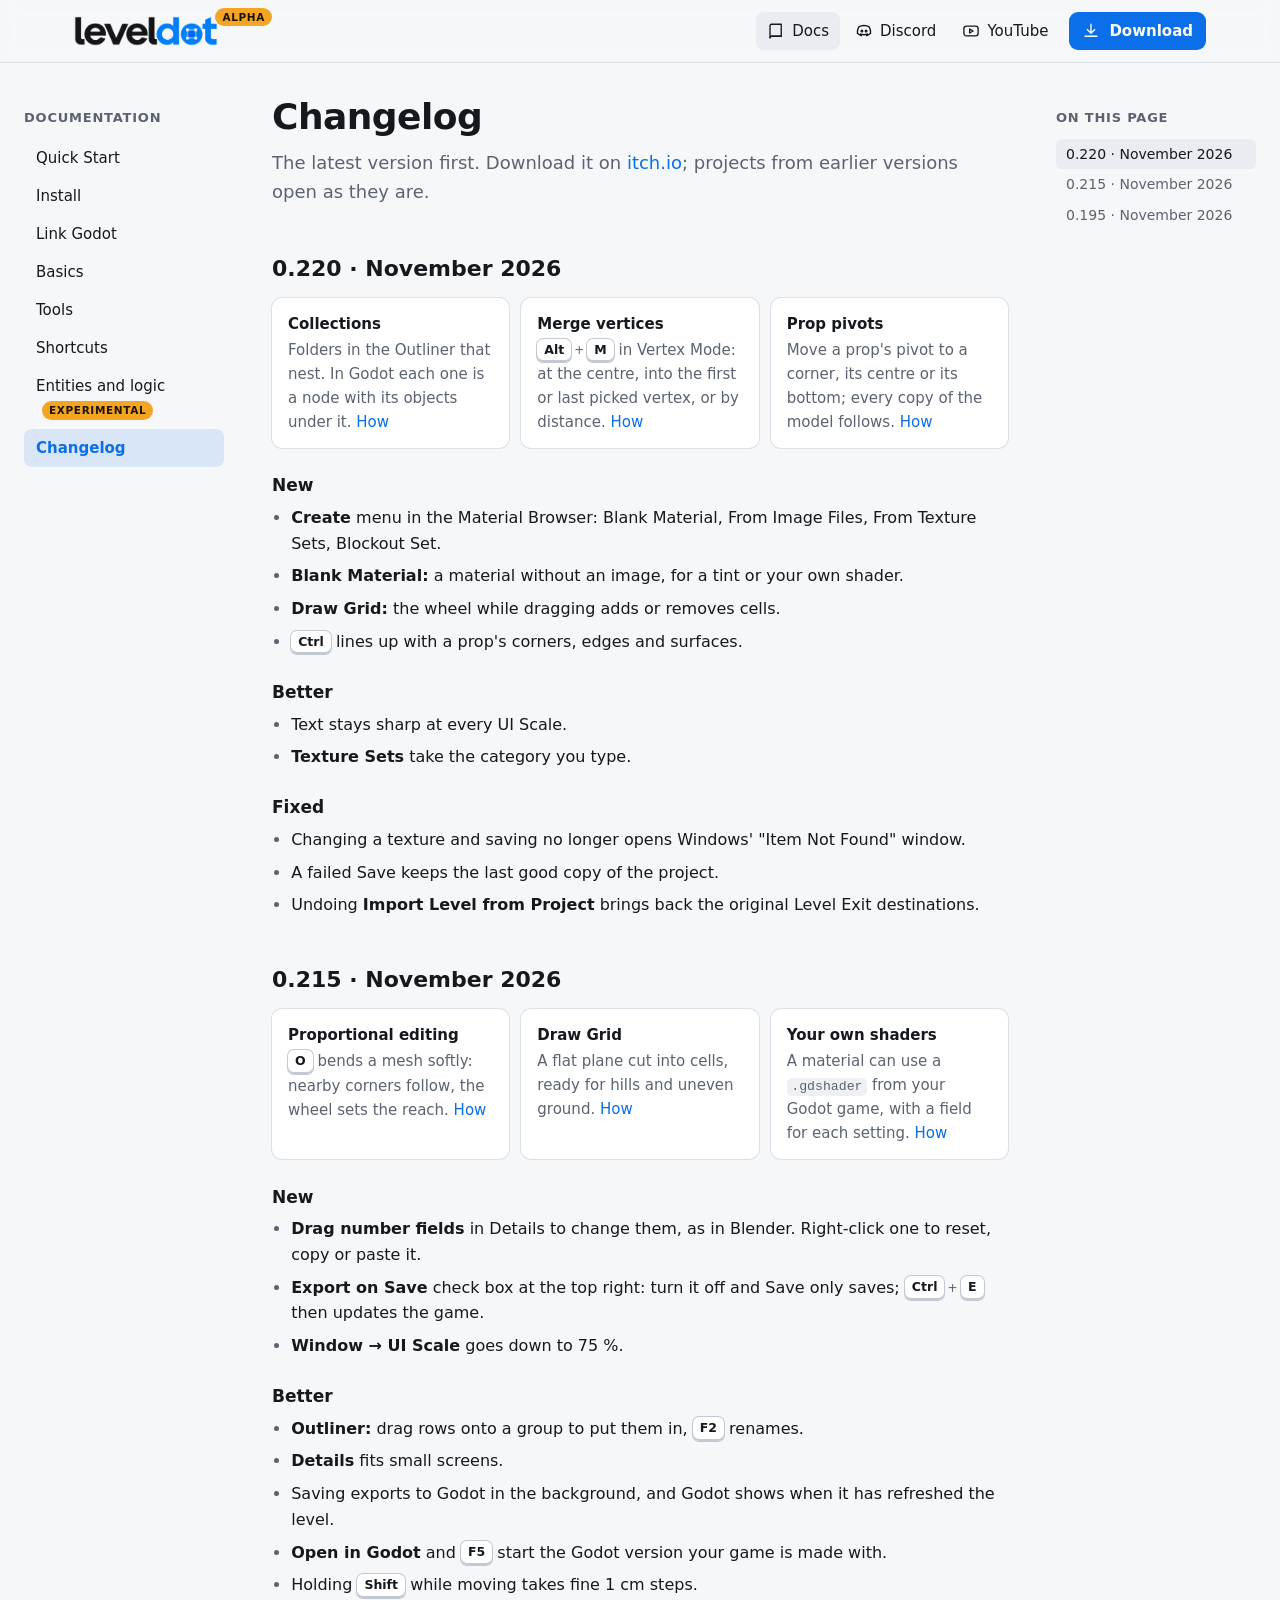
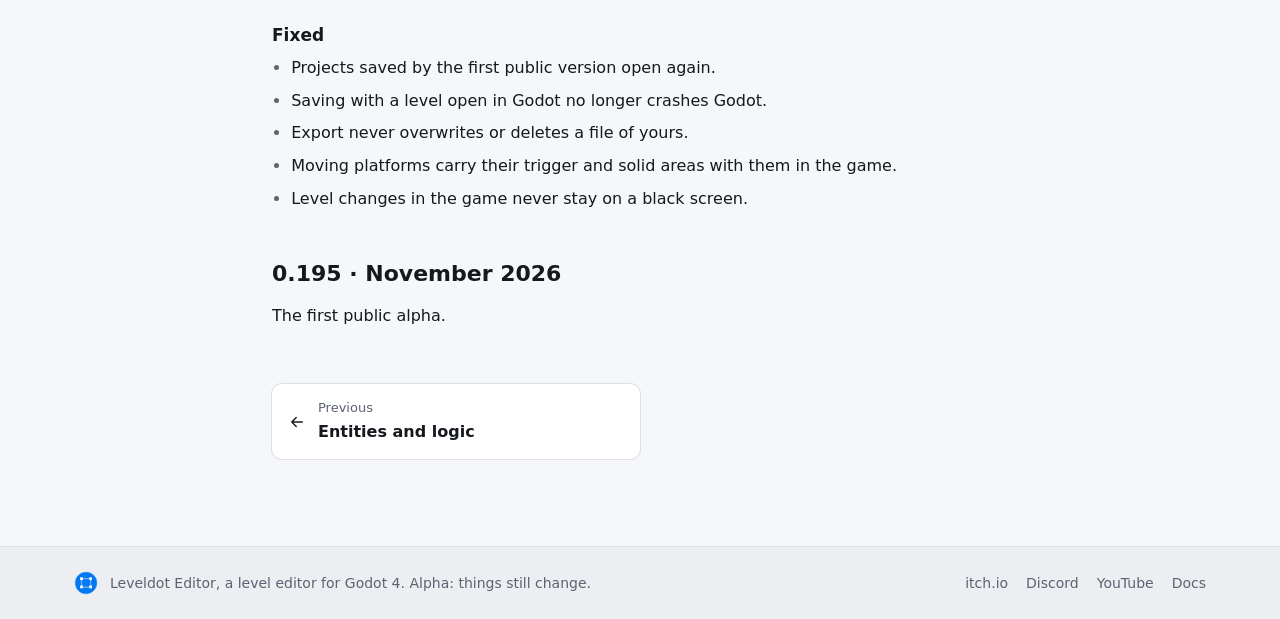
<file: site/docs/changelog.html>
<!doctype html>
<html lang="en">
<head>
<meta charset="utf-8">
<meta name="viewport" content="width=device-width, initial-scale=1">
<title>Changelog · Leveldot Docs</title>
<meta name="description" content="Leveldot Editor documentation: changelog.">
<link rel="icon" href="../img/icon.png">
<link rel="stylesheet" href="../style.css?v=58ceeb0bc4">
</head>
<body class="docs">
<header class="top">
  <div class="top-inner">
    <a class="brand" href="../index.html" aria-label="Leveldot home, alpha">
      <picture>
        <source srcset="../img/logo-light.png" media="(prefers-color-scheme: light)">
        <img src="../img/logo-dark.png" alt="Leveldot" width="144" height="31">
      </picture>
      <span class="pill" aria-hidden="true">Alpha</span>
    </a>
    <nav class="top-nav" aria-label="Site">
      <a class="nav-link" href="../docs/index.html" aria-current="page"><svg class="icon" viewBox="0 0 24 24" aria-hidden="true" fill="none" stroke="currentColor" stroke-width="1.8" stroke-linecap="round" stroke-linejoin="round"><path d="M4 5a2 2 0 0 1 2-2h13v16H6a2 2 0 0 0-2 2V5Z"/><path d="M4 21a2 2 0 0 1 2-2h13"/></svg><span>Docs</span></a>
      <a class="nav-link" href="https://discord.gg/e3CdgVQxp" target="_blank" rel="noopener"><svg class="icon" viewBox="0 0 24 24" aria-hidden="true" fill="none" stroke="currentColor" stroke-width="1.8" stroke-linecap="round" stroke-linejoin="round"><path d="M5 6.5C7 5.2 9 4.6 12 4.6s5 .6 7 1.9c1.4 2.6 2 5.4 1.8 8.6-1.6 1.5-3.4 2.5-5.3 3l-1.1-1.9M5 6.5C3.6 9.1 3 11.9 3.2 15.1c1.6 1.5 3.4 2.5 5.3 3l1.1-1.9M7.5 16c2.9 1.3 6.1 1.3 9 0"/><circle cx="9.2" cy="12" r="1.1"/><circle cx="14.8" cy="12" r="1.1"/></svg><span>Discord</span></a>
      <a class="nav-link" href="https://www.youtube.com/@LeveldotEditor" target="_blank" rel="noopener"><svg class="icon" viewBox="0 0 24 24" aria-hidden="true" fill="none" stroke="currentColor" stroke-width="1.8" stroke-linecap="round" stroke-linejoin="round"><rect x="2.5" y="5.5" width="19" height="13" rx="3.5"/><path d="m10.2 9.3 4.6 2.7-4.6 2.7V9.3Z"/></svg><span>YouTube</span></a>
      <a class="button primary small" href="https://onur-c.itch.io/leveldot-editor" target="_blank" rel="noopener"><svg class="icon" viewBox="0 0 24 24" aria-hidden="true" fill="none" stroke="currentColor" stroke-width="1.8" stroke-linecap="round" stroke-linejoin="round"><path d="M12 3v12m0 0-5-5m5 5 5-5M4 19h16"/></svg><span>Download</span></a>
    </nav>
  </div>
</header>
<div class="docs-layout">
  <nav class="sidebar" aria-label="Documentation">
    <p class="side-title">Documentation</p>
    <a href="index.html">Quick Start</a>
    <a href="install.html">Install</a>
    <a href="link-godot.html">Link Godot</a>
    <a href="basics.html">Basics</a>
    <a href="tools.html">Tools</a>
    <a href="shortcuts.html">Shortcuts</a>
    <a href="logic.html">Entities and logic <span class="tag-exp">Experimental</span></a>
    <a href="changelog.html" aria-current="page">Changelog</a>
  </nav>
  <main class="doc page-changelog" id="main">
    <h1>Changelog</h1>
    <p class="lead">The latest version first. Download it on <a href="https://onur-c.itch.io/leveldot-editor">itch.io</a>; projects from earlier versions open as they are.</p>
<h2 id="0220-november-2026">0.220 · November 2026</h2>
<div class="cards three">
  <div class="card"><p class="card-title">Collections</p><p>Folders in the Outliner that nest. In Godot each one is a node with its objects under it. <a href="basics.html#outliner-and-details">How</a></p></div>
  <div class="card"><p class="card-title">Merge vertices</p><p><span class="keys"><span class="combo"><kbd>Alt</kbd><span class="plus">+</span><kbd>M</kbd></span></span> in Vertex Mode: at the centre, into the first or last picked vertex, or by distance. <a href="tools.html#join-and-copy">How</a></p></div>
  <div class="card"><p class="card-title">Prop pivots</p><p>Move a prop's pivot to a corner, its centre or its bottom; every copy of the model follows. <a href="tools.html#props">How</a></p></div>
</div>

<h3 id="new">New</h3>
<ul>
<li><strong>Create</strong> menu in the Material Browser: Blank Material, From Image Files, From Texture Sets, Blockout Set.</li>
<li><strong>Blank Material:</strong> a material without an image, for a tint or your own shader.</li>
<li><strong>Draw Grid:</strong> the wheel while dragging adds or removes cells.</li>
<li><span class="keys"><span class="combo"><kbd>Ctrl</kbd></span></span> lines up with a prop's corners, edges and surfaces.</li>
</ul>
<h3 id="better">Better</h3>
<ul>
<li>Text stays sharp at every UI Scale.</li>
<li><strong>Texture Sets</strong> take the category you type.</li>
</ul>
<h3 id="fixed">Fixed</h3>
<ul>
<li>Changing a texture and saving no longer opens Windows' "Item Not Found" window.</li>
<li>A failed Save keeps the last good copy of the project.</li>
<li>Undoing <strong>Import Level from Project</strong> brings back the original Level Exit destinations.</li>
</ul>
<h2 id="0215-november-2026">0.215 · November 2026</h2>
<div class="cards three">
  <div class="card"><p class="card-title">Proportional editing</p><p><span class="keys"><span class="combo"><kbd>O</kbd></span></span> bends a mesh softly: nearby corners follow, the wheel sets the reach. <a href="basics.html#proportional-editing">How</a></p></div>
  <div class="card"><p class="card-title">Draw Grid</p><p>A flat plane cut into cells, ready for hills and uneven ground. <a href="tools.html#blockout">How</a></p></div>
  <div class="card"><p class="card-title">Your own shaders</p><p>A material can use a <code>.gdshader</code> from your Godot game, with a field for each setting. <a href="tools.html#your-own-shader">How</a></p></div>
</div>

<h3 id="new_1">New</h3>
<ul>
<li><strong>Drag number fields</strong> in Details to change them, as in Blender. Right-click one to reset, copy or paste it.</li>
<li><strong>Export on Save</strong> check box at the top right: turn it off and Save only saves; <span class="keys"><span class="combo"><kbd>Ctrl</kbd><span class="plus">+</span><kbd>E</kbd></span></span> then updates the game.</li>
<li><strong>Window → UI Scale</strong> goes down to 75 %.</li>
</ul>
<h3 id="better_1">Better</h3>
<ul>
<li><strong>Outliner:</strong> drag rows onto a group to put them in, <span class="keys"><span class="combo"><kbd>F2</kbd></span></span> renames.</li>
<li><strong>Details</strong> fits small screens.</li>
<li>Saving exports to Godot in the background, and Godot shows when it has refreshed the level.</li>
<li><strong>Open in Godot</strong> and <span class="keys"><span class="combo"><kbd>F5</kbd></span></span> start the Godot version your game is made with.</li>
<li>Holding <span class="keys"><span class="combo"><kbd>Shift</kbd></span></span> while moving takes fine 1 cm steps.</li>
</ul>
<h3 id="fixed_1">Fixed</h3>
<ul>
<li>Projects saved by the first public version open again.</li>
<li>Saving with a level open in Godot no longer crashes Godot.</li>
<li>Export never overwrites or deletes a file of yours.</li>
<li>Moving platforms carry their trigger and solid areas with them in the game.</li>
<li>Level changes in the game never stay on a black screen.</li>
</ul>
<h2 id="0195-november-2026">0.195 · November 2026</h2>
<p>The first public alpha.</p>
    <nav class="pager" aria-label="Pages"><a class="pager-prev" href="logic.html"><svg class="icon" viewBox="0 0 24 24" aria-hidden="true" fill="none" stroke="currentColor" stroke-width="1.8" stroke-linecap="round" stroke-linejoin="round"><path d="M19 12H5m0 0 6-6m-6 6 6 6"/></svg><span><small>Previous</small>Entities and logic</span></a></nav>
  </main>
  <aside class="toc"><p class="toc-title">On this page</p><ul><li><a href="#0220-november-2026">0.220 · November 2026</a></li><li><a href="#0215-november-2026">0.215 · November 2026</a></li><li><a href="#0195-november-2026">0.195 · November 2026</a></li></ul></aside>
</div>
<footer class="foot">
  <div class="foot-inner">
    <img src="../img/icon.png" alt="" width="24" height="24">
    <span>Leveldot Editor, a level editor for Godot 4. Alpha: things still change.</span>
    <nav aria-label="Elsewhere">
      <a href="https://onur-c.itch.io/leveldot-editor" target="_blank" rel="noopener">itch.io</a>
      <a href="https://discord.gg/e3CdgVQxp" target="_blank" rel="noopener">Discord</a>
      <a href="https://www.youtube.com/@LeveldotEditor" target="_blank" rel="noopener">YouTube</a>
      <a href="../docs/index.html">Docs</a>
    </nav>
  </div>
</footer>
<script src="../docs.js?v=671ac3d521"></script>
</body>
</html>
</file>
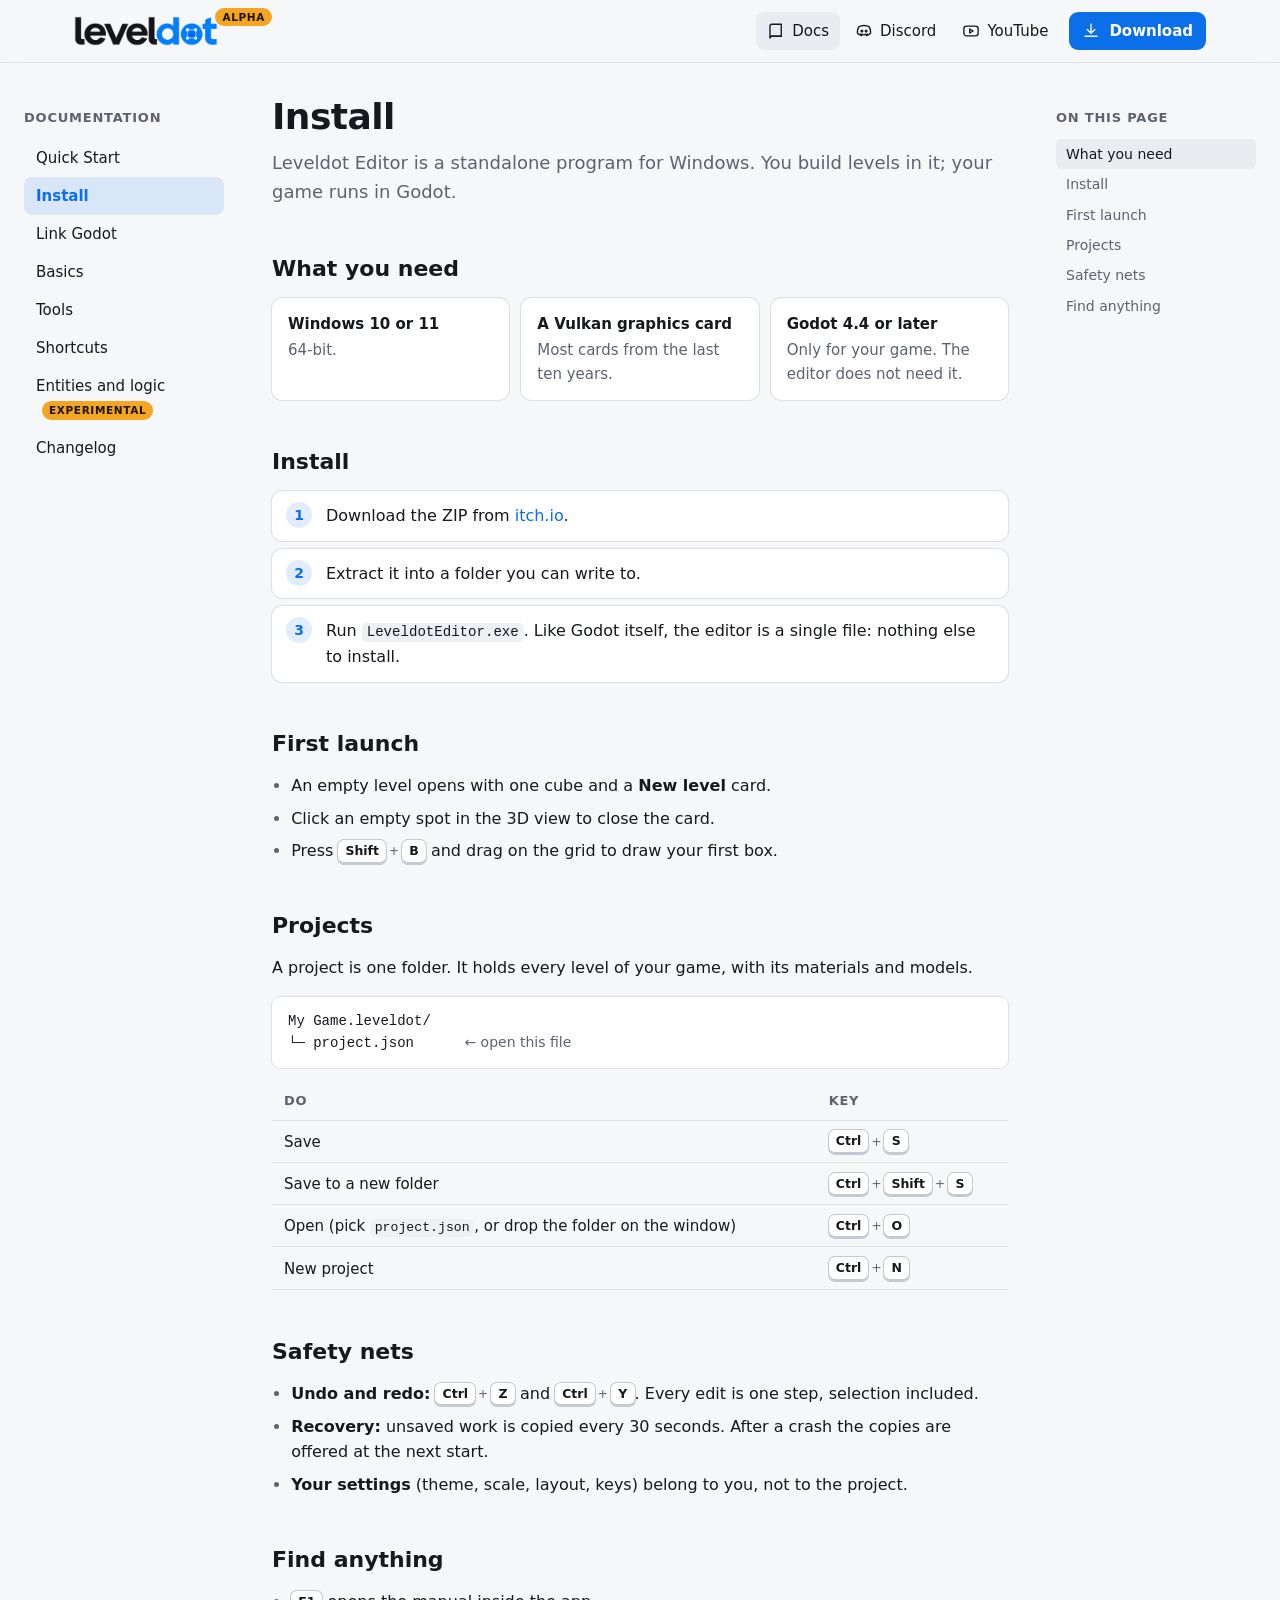
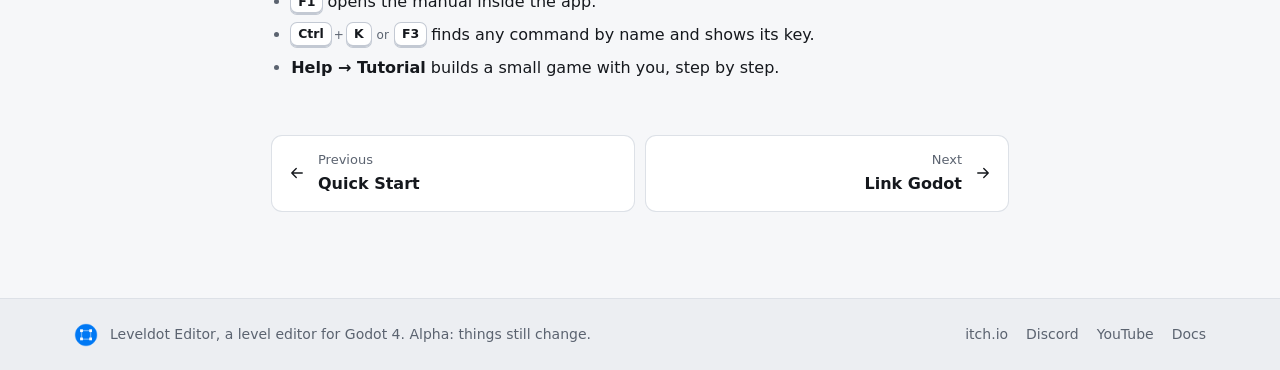
<file: site/docs/install.html>
<!doctype html>
<html lang="en">
<head>
<meta charset="utf-8">
<meta name="viewport" content="width=device-width, initial-scale=1">
<title>Install · Leveldot Docs</title>
<meta name="description" content="Leveldot Editor documentation: install.">
<link rel="icon" href="../img/icon.png">
<link rel="stylesheet" href="../style.css?v=58ceeb0bc4">
</head>
<body class="docs">
<header class="top">
  <div class="top-inner">
    <a class="brand" href="../index.html" aria-label="Leveldot home, alpha">
      <picture>
        <source srcset="../img/logo-light.png" media="(prefers-color-scheme: light)">
        <img src="../img/logo-dark.png" alt="Leveldot" width="144" height="31">
      </picture>
      <span class="pill" aria-hidden="true">Alpha</span>
    </a>
    <nav class="top-nav" aria-label="Site">
      <a class="nav-link" href="../docs/index.html" aria-current="page"><svg class="icon" viewBox="0 0 24 24" aria-hidden="true" fill="none" stroke="currentColor" stroke-width="1.8" stroke-linecap="round" stroke-linejoin="round"><path d="M4 5a2 2 0 0 1 2-2h13v16H6a2 2 0 0 0-2 2V5Z"/><path d="M4 21a2 2 0 0 1 2-2h13"/></svg><span>Docs</span></a>
      <a class="nav-link" href="https://discord.gg/e3CdgVQxp" target="_blank" rel="noopener"><svg class="icon" viewBox="0 0 24 24" aria-hidden="true" fill="none" stroke="currentColor" stroke-width="1.8" stroke-linecap="round" stroke-linejoin="round"><path d="M5 6.5C7 5.2 9 4.6 12 4.6s5 .6 7 1.9c1.4 2.6 2 5.4 1.8 8.6-1.6 1.5-3.4 2.5-5.3 3l-1.1-1.9M5 6.5C3.6 9.1 3 11.9 3.2 15.1c1.6 1.5 3.4 2.5 5.3 3l1.1-1.9M7.5 16c2.9 1.3 6.1 1.3 9 0"/><circle cx="9.2" cy="12" r="1.1"/><circle cx="14.8" cy="12" r="1.1"/></svg><span>Discord</span></a>
      <a class="nav-link" href="https://www.youtube.com/@LeveldotEditor" target="_blank" rel="noopener"><svg class="icon" viewBox="0 0 24 24" aria-hidden="true" fill="none" stroke="currentColor" stroke-width="1.8" stroke-linecap="round" stroke-linejoin="round"><rect x="2.5" y="5.5" width="19" height="13" rx="3.5"/><path d="m10.2 9.3 4.6 2.7-4.6 2.7V9.3Z"/></svg><span>YouTube</span></a>
      <a class="button primary small" href="https://onur-c.itch.io/leveldot-editor" target="_blank" rel="noopener"><svg class="icon" viewBox="0 0 24 24" aria-hidden="true" fill="none" stroke="currentColor" stroke-width="1.8" stroke-linecap="round" stroke-linejoin="round"><path d="M12 3v12m0 0-5-5m5 5 5-5M4 19h16"/></svg><span>Download</span></a>
    </nav>
  </div>
</header>
<div class="docs-layout">
  <nav class="sidebar" aria-label="Documentation">
    <p class="side-title">Documentation</p>
    <a href="index.html">Quick Start</a>
    <a href="install.html" aria-current="page">Install</a>
    <a href="link-godot.html">Link Godot</a>
    <a href="basics.html">Basics</a>
    <a href="tools.html">Tools</a>
    <a href="shortcuts.html">Shortcuts</a>
    <a href="logic.html">Entities and logic <span class="tag-exp">Experimental</span></a>
    <a href="changelog.html">Changelog</a>
  </nav>
  <main class="doc page-install" id="main">
    <h1>Install</h1>
    <p class="lead">Leveldot Editor is a standalone program for Windows. You build levels in it; your game runs in Godot.</p>
<h2 id="what-you-need">What you need</h2>
<div class="cards three">
  <div class="card"><p class="card-title">Windows 10 or 11</p><p>64-bit.</p></div>
  <div class="card"><p class="card-title">A Vulkan graphics card</p><p>Most cards from the last ten years.</p></div>
  <div class="card"><p class="card-title">Godot 4.4 or later</p><p>Only for your game. The editor does not need it.</p></div>
</div>

<h2 id="install">Install</h2>
<ol>
<li>Download the ZIP from <a href="https://onur-c.itch.io/leveldot-editor">itch.io</a>.</li>
<li>Extract it into a folder you can write to.</li>
<li>Run <code>LeveldotEditor.exe</code>. Like Godot itself, the editor is a single file: nothing else to install.</li>
</ol>
<h2 id="first-launch">First launch</h2>
<ul>
<li>An empty level opens with one cube and a <strong>New level</strong> card.</li>
<li>Click an empty spot in the 3D view to close the card.</li>
<li>Press <span class="keys"><span class="combo"><kbd>Shift</kbd><span class="plus">+</span><kbd>B</kbd></span></span> and drag on the grid to draw your first box.</li>
</ul>
<h2 id="projects">Projects</h2>
<p>A project is one folder. It holds every level of your game, with its materials and models.</p>
<div class="tree"><pre>
My Game.leveldot/
└─ project.json      <span>← open this file</span>
</pre></div>

<table>
<thead>
<tr>
<th>Do</th>
<th>Key</th>
</tr>
</thead>
<tbody>
<tr>
<td>Save</td>
<td><span class="keys"><span class="combo"><kbd>Ctrl</kbd><span class="plus">+</span><kbd>S</kbd></span></span></td>
</tr>
<tr>
<td>Save to a new folder</td>
<td><span class="keys"><span class="combo"><kbd>Ctrl</kbd><span class="plus">+</span><kbd>Shift</kbd><span class="plus">+</span><kbd>S</kbd></span></span></td>
</tr>
<tr>
<td>Open (pick <code>project.json</code>, or drop the folder on the window)</td>
<td><span class="keys"><span class="combo"><kbd>Ctrl</kbd><span class="plus">+</span><kbd>O</kbd></span></span></td>
</tr>
<tr>
<td>New project</td>
<td><span class="keys"><span class="combo"><kbd>Ctrl</kbd><span class="plus">+</span><kbd>N</kbd></span></span></td>
</tr>
</tbody>
</table>
<h2 id="safety-nets">Safety nets</h2>
<ul>
<li><strong>Undo and redo:</strong> <span class="keys"><span class="combo"><kbd>Ctrl</kbd><span class="plus">+</span><kbd>Z</kbd></span></span> and <span class="keys"><span class="combo"><kbd>Ctrl</kbd><span class="plus">+</span><kbd>Y</kbd></span></span>. Every edit is one step, selection included.</li>
<li><strong>Recovery:</strong> unsaved work is copied every 30 seconds. After a crash the copies are offered at the next start.</li>
<li><strong>Your settings</strong> (theme, scale, layout, keys) belong to you, not to the project.</li>
</ul>
<h2 id="find-anything">Find anything</h2>
<ul>
<li><span class="keys"><span class="combo"><kbd>F1</kbd></span></span> opens the manual inside the app.</li>
<li><span class="keys"><span class="combo"><kbd>Ctrl</kbd><span class="plus">+</span><kbd>K</kbd></span><span class="or">or</span><span class="combo"><kbd>F3</kbd></span></span> finds any command by name and shows its key.</li>
<li><strong>Help → Tutorial</strong> builds a small game with you, step by step.</li>
</ul>
    <nav class="pager" aria-label="Pages"><a class="pager-prev" href="index.html"><svg class="icon" viewBox="0 0 24 24" aria-hidden="true" fill="none" stroke="currentColor" stroke-width="1.8" stroke-linecap="round" stroke-linejoin="round"><path d="M19 12H5m0 0 6-6m-6 6 6 6"/></svg><span><small>Previous</small>Quick Start</span></a><a class="pager-next" href="link-godot.html"><span><small>Next</small>Link Godot</span><svg class="icon" viewBox="0 0 24 24" aria-hidden="true" fill="none" stroke="currentColor" stroke-width="1.8" stroke-linecap="round" stroke-linejoin="round"><path d="M5 12h14m0 0-6-6m6 6-6 6"/></svg></a></nav>
  </main>
  <aside class="toc"><p class="toc-title">On this page</p><ul><li><a href="#what-you-need">What you need</a></li><li><a href="#install">Install</a></li><li><a href="#first-launch">First launch</a></li><li><a href="#projects">Projects</a></li><li><a href="#safety-nets">Safety nets</a></li><li><a href="#find-anything">Find anything</a></li></ul></aside>
</div>
<footer class="foot">
  <div class="foot-inner">
    <img src="../img/icon.png" alt="" width="24" height="24">
    <span>Leveldot Editor, a level editor for Godot 4. Alpha: things still change.</span>
    <nav aria-label="Elsewhere">
      <a href="https://onur-c.itch.io/leveldot-editor" target="_blank" rel="noopener">itch.io</a>
      <a href="https://discord.gg/e3CdgVQxp" target="_blank" rel="noopener">Discord</a>
      <a href="https://www.youtube.com/@LeveldotEditor" target="_blank" rel="noopener">YouTube</a>
      <a href="../docs/index.html">Docs</a>
    </nav>
  </div>
</footer>
<script src="../docs.js?v=671ac3d521"></script>
</body>
</html>
</file>
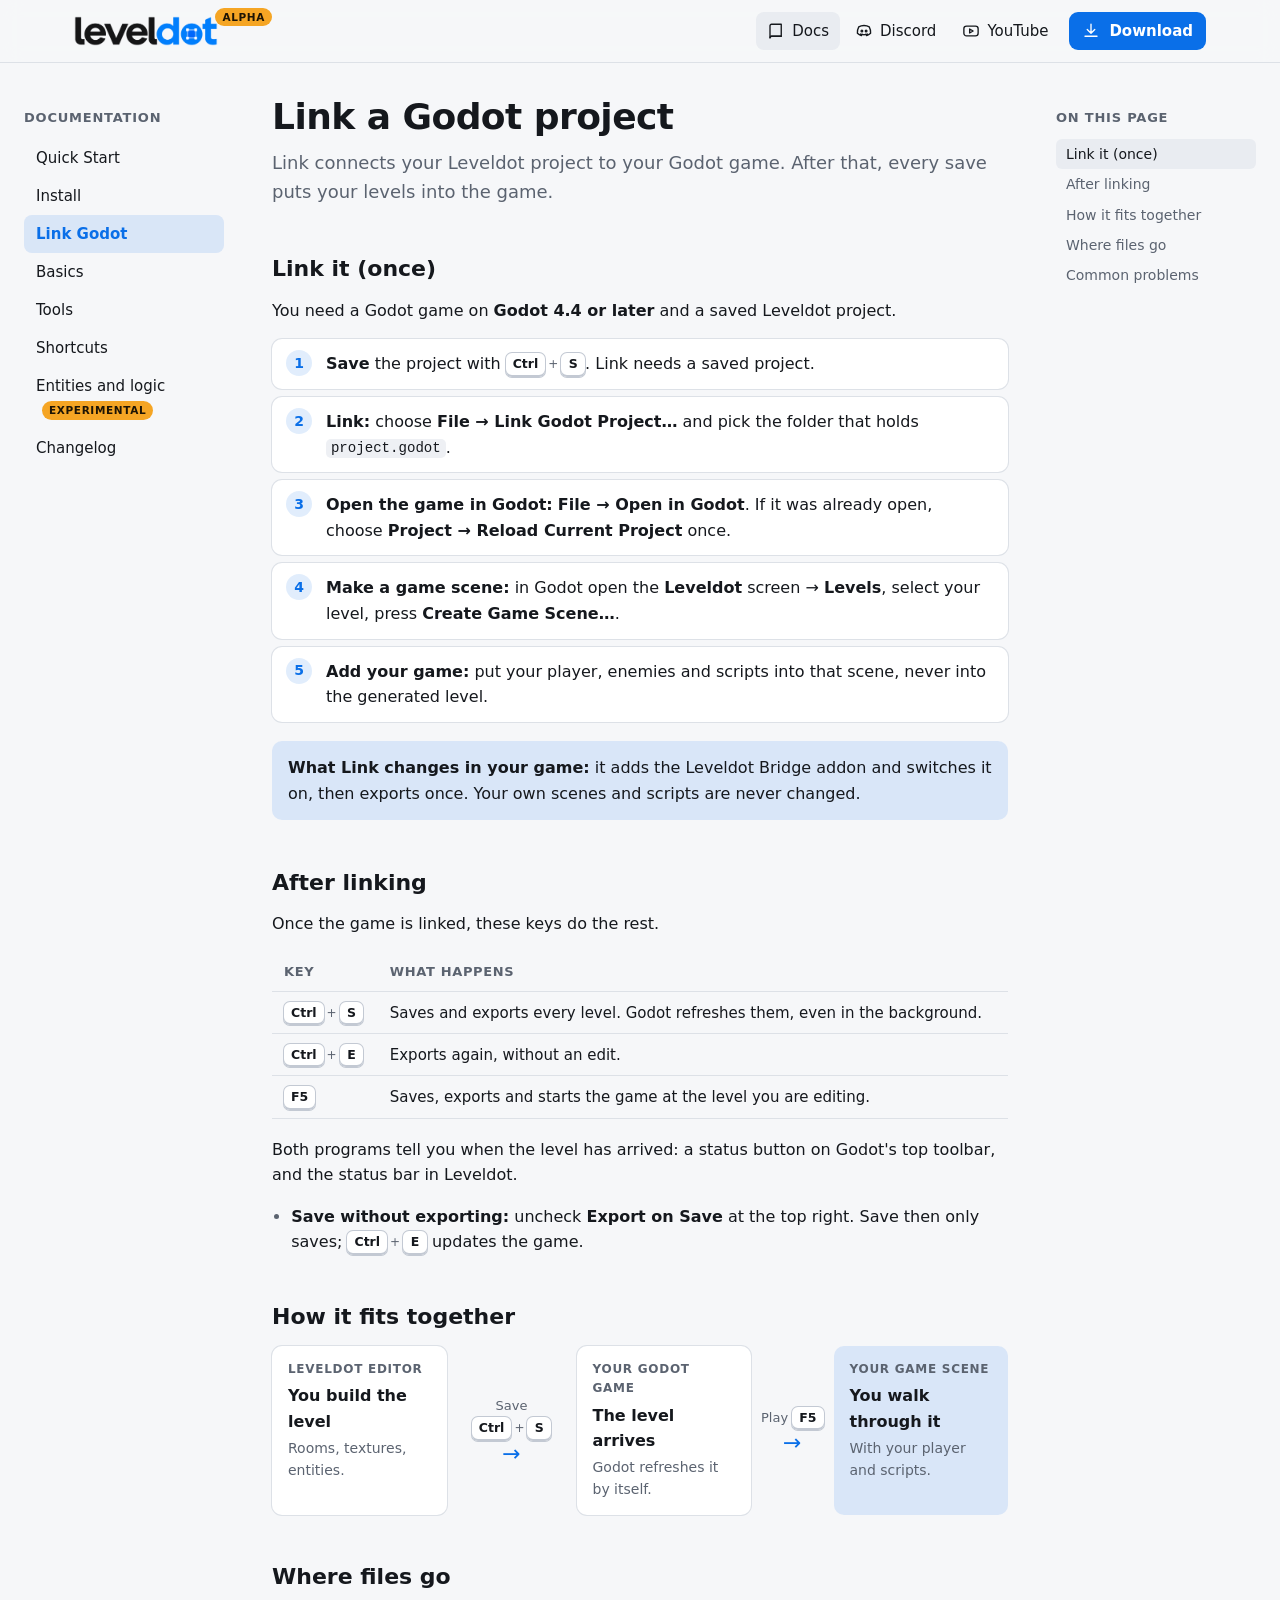
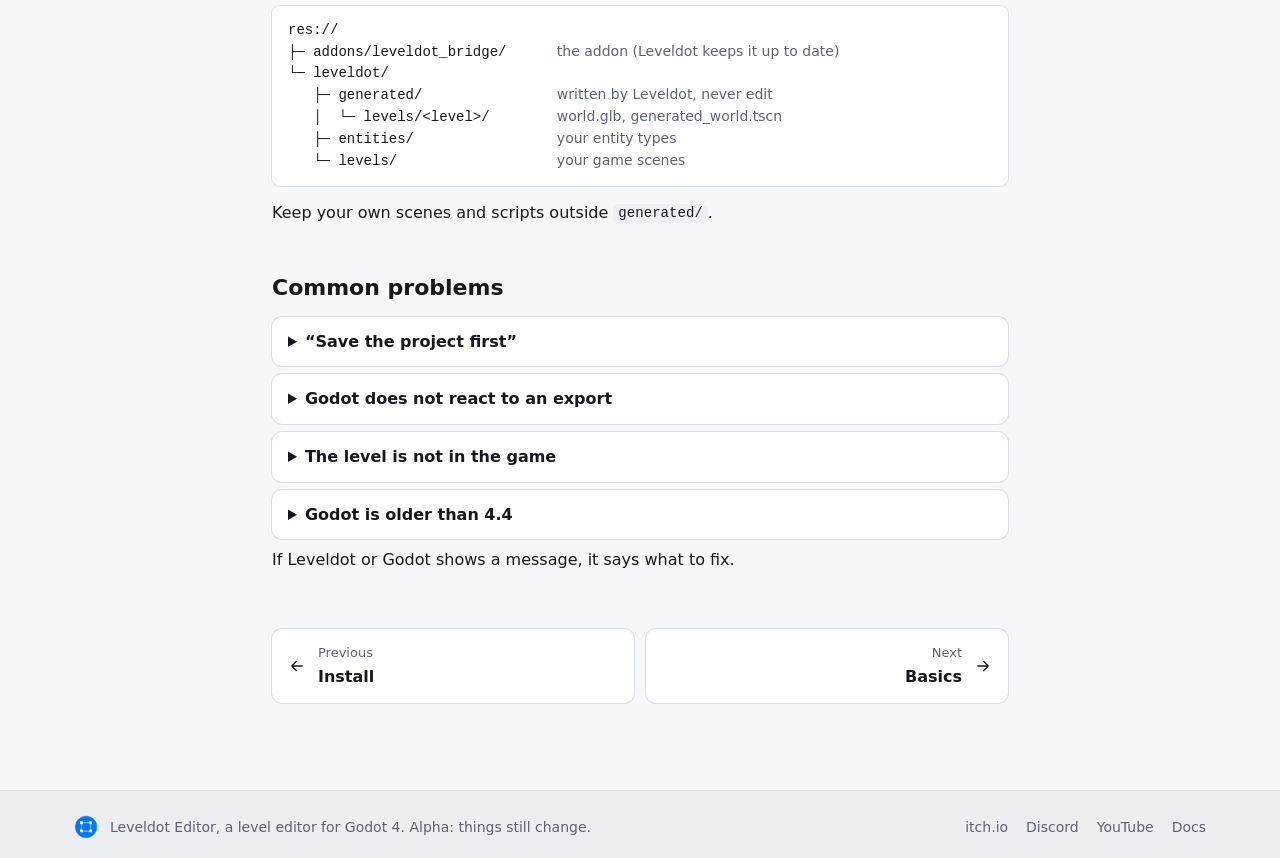
<file: site/docs/link-godot.html>
<!doctype html>
<html lang="en">
<head>
<meta charset="utf-8">
<meta name="viewport" content="width=device-width, initial-scale=1">
<title>Link a Godot project · Leveldot Docs</title>
<meta name="description" content="Leveldot Editor documentation: link a godot project.">
<link rel="icon" href="../img/icon.png">
<link rel="stylesheet" href="../style.css?v=58ceeb0bc4">
</head>
<body class="docs">
<header class="top">
  <div class="top-inner">
    <a class="brand" href="../index.html" aria-label="Leveldot home, alpha">
      <picture>
        <source srcset="../img/logo-light.png" media="(prefers-color-scheme: light)">
        <img src="../img/logo-dark.png" alt="Leveldot" width="144" height="31">
      </picture>
      <span class="pill" aria-hidden="true">Alpha</span>
    </a>
    <nav class="top-nav" aria-label="Site">
      <a class="nav-link" href="../docs/index.html" aria-current="page"><svg class="icon" viewBox="0 0 24 24" aria-hidden="true" fill="none" stroke="currentColor" stroke-width="1.8" stroke-linecap="round" stroke-linejoin="round"><path d="M4 5a2 2 0 0 1 2-2h13v16H6a2 2 0 0 0-2 2V5Z"/><path d="M4 21a2 2 0 0 1 2-2h13"/></svg><span>Docs</span></a>
      <a class="nav-link" href="https://discord.gg/e3CdgVQxp" target="_blank" rel="noopener"><svg class="icon" viewBox="0 0 24 24" aria-hidden="true" fill="none" stroke="currentColor" stroke-width="1.8" stroke-linecap="round" stroke-linejoin="round"><path d="M5 6.5C7 5.2 9 4.6 12 4.6s5 .6 7 1.9c1.4 2.6 2 5.4 1.8 8.6-1.6 1.5-3.4 2.5-5.3 3l-1.1-1.9M5 6.5C3.6 9.1 3 11.9 3.2 15.1c1.6 1.5 3.4 2.5 5.3 3l1.1-1.9M7.5 16c2.9 1.3 6.1 1.3 9 0"/><circle cx="9.2" cy="12" r="1.1"/><circle cx="14.8" cy="12" r="1.1"/></svg><span>Discord</span></a>
      <a class="nav-link" href="https://www.youtube.com/@LeveldotEditor" target="_blank" rel="noopener"><svg class="icon" viewBox="0 0 24 24" aria-hidden="true" fill="none" stroke="currentColor" stroke-width="1.8" stroke-linecap="round" stroke-linejoin="round"><rect x="2.5" y="5.5" width="19" height="13" rx="3.5"/><path d="m10.2 9.3 4.6 2.7-4.6 2.7V9.3Z"/></svg><span>YouTube</span></a>
      <a class="button primary small" href="https://onur-c.itch.io/leveldot-editor" target="_blank" rel="noopener"><svg class="icon" viewBox="0 0 24 24" aria-hidden="true" fill="none" stroke="currentColor" stroke-width="1.8" stroke-linecap="round" stroke-linejoin="round"><path d="M12 3v12m0 0-5-5m5 5 5-5M4 19h16"/></svg><span>Download</span></a>
    </nav>
  </div>
</header>
<div class="docs-layout">
  <nav class="sidebar" aria-label="Documentation">
    <p class="side-title">Documentation</p>
    <a href="index.html">Quick Start</a>
    <a href="install.html">Install</a>
    <a href="link-godot.html" aria-current="page">Link Godot</a>
    <a href="basics.html">Basics</a>
    <a href="tools.html">Tools</a>
    <a href="shortcuts.html">Shortcuts</a>
    <a href="logic.html">Entities and logic <span class="tag-exp">Experimental</span></a>
    <a href="changelog.html">Changelog</a>
  </nav>
  <main class="doc page-link-godot" id="main">
    <h1>Link a Godot project</h1>
    <p class="lead">Link connects your Leveldot project to your Godot game. After that, every save puts your levels into the game.</p>
<h2 id="link-it-once">Link it (once)</h2>
<p>You need a Godot game on <strong>Godot 4.4 or later</strong> and a saved Leveldot project.</p>
<ol>
<li><strong>Save</strong> the project with <span class="keys"><span class="combo"><kbd>Ctrl</kbd><span class="plus">+</span><kbd>S</kbd></span></span>. Link needs a saved project.</li>
<li><strong>Link:</strong> choose <strong>File → Link Godot Project…</strong> and pick the folder that holds <code>project.godot</code>.</li>
<li><strong>Open the game in Godot:</strong> <strong>File → Open in Godot</strong>. If it was already open, choose <strong>Project → Reload Current Project</strong> once.</li>
<li><strong>Make a game scene:</strong> in Godot open the <strong>Leveldot</strong> screen → <strong>Levels</strong>, select your level, press <strong>Create Game Scene…</strong>.</li>
<li><strong>Add your game:</strong> put your player, enemies and scripts into that scene, never into the generated level.</li>
</ol>
<div class="note"><p><strong>What Link changes in your game:</strong> it adds the Leveldot Bridge addon and switches it on, then exports once. Your own scenes and scripts are never changed.</p></div>

<h2 id="after-linking">After linking</h2>
<p>Once the game is linked, these keys do the rest.</p>
<table>
<thead>
<tr>
<th>Key</th>
<th>What happens</th>
</tr>
</thead>
<tbody>
<tr>
<td><span class="keys"><span class="combo"><kbd>Ctrl</kbd><span class="plus">+</span><kbd>S</kbd></span></span></td>
<td>Saves and exports every level. Godot refreshes them, even in the background.</td>
</tr>
<tr>
<td><span class="keys"><span class="combo"><kbd>Ctrl</kbd><span class="plus">+</span><kbd>E</kbd></span></span></td>
<td>Exports again, without an edit.</td>
</tr>
<tr>
<td><span class="keys"><span class="combo"><kbd>F5</kbd></span></span></td>
<td>Saves, exports and starts the game at the level you are editing.</td>
</tr>
</tbody>
</table>
<p>Both programs tell you when the level has arrived: a status button on Godot's top toolbar, and the status bar in Leveldot.</p>
<ul>
<li><strong>Save without exporting:</strong> uncheck <strong>Export on Save</strong> at the top right. Save then only saves; <span class="keys"><span class="combo"><kbd>Ctrl</kbd><span class="plus">+</span><kbd>E</kbd></span></span> updates the game.</li>
</ul>
<h2 id="how-it-fits-together">How it fits together</h2>
<div class="flow">
  <div class="node"><p class="node-kicker">Leveldot Editor</p><p class="node-title">You build the level</p><p class="node-text">Rooms, textures, entities.</p></div>
  <div class="edge"><span>Save <span class="keys"><span class="combo"><kbd>Ctrl</kbd><span class="plus">+</span><kbd>S</kbd></span></span></span></div>
  <div class="node"><p class="node-kicker">Your Godot game</p><p class="node-title">The level arrives</p><p class="node-text">Godot refreshes it by itself.</p></div>
  <div class="edge"><span>Play <span class="keys"><span class="combo"><kbd>F5</kbd></span></span></span></div>
  <div class="node accent"><p class="node-kicker">Your game scene</p><p class="node-title">You walk through it</p><p class="node-text">With your player and scripts.</p></div>
</div>

<h2 id="where-files-go">Where files go</h2>
<div class="tree"><pre>
res://
├─ addons/leveldot_bridge/      <span>the addon (Leveldot keeps it up to date)</span>
└─ leveldot/
   ├─ generated/                <span>written by Leveldot, never edit</span>
   │  └─ levels/&lt;level&gt;/        <span>world.glb, generated_world.tscn</span>
   ├─ entities/                 <span>your entity types</span>
   └─ levels/                   <span>your game scenes</span>
</pre></div>

<p>Keep your own scenes and scripts outside <code>generated/</code>.</p>
<h2 id="common-problems">Common problems</h2>
<details><summary>“Save the project first”</summary><p>Press <span class="keys"><span class="combo"><kbd>Ctrl</kbd><span class="plus">+</span><kbd>S</kbd></span></span>, then link again.</p></details>
<details><summary>Godot does not react to an export</summary><p>The game must be open in Godot with <strong>Leveldot Bridge</strong> switched on (<strong>Project → Project Settings → Plugins</strong>). Reload the project once after linking, or press <strong>Refresh</strong> on the Leveldot screen.</p></details>
<details><summary>The level is not in the game</summary><p>Only a scene that contains the level shows it. Make one with <strong>Create Game Scene…</strong>.</p></details>
<details><summary>Godot is older than 4.4</summary><p>The addon needs Godot 4.4 or later. Open the game in a newer Godot.</p></details>

<p>If Leveldot or Godot shows a message, it says what to fix.</p>
    <nav class="pager" aria-label="Pages"><a class="pager-prev" href="install.html"><svg class="icon" viewBox="0 0 24 24" aria-hidden="true" fill="none" stroke="currentColor" stroke-width="1.8" stroke-linecap="round" stroke-linejoin="round"><path d="M19 12H5m0 0 6-6m-6 6 6 6"/></svg><span><small>Previous</small>Install</span></a><a class="pager-next" href="basics.html"><span><small>Next</small>Basics</span><svg class="icon" viewBox="0 0 24 24" aria-hidden="true" fill="none" stroke="currentColor" stroke-width="1.8" stroke-linecap="round" stroke-linejoin="round"><path d="M5 12h14m0 0-6-6m6 6-6 6"/></svg></a></nav>
  </main>
  <aside class="toc"><p class="toc-title">On this page</p><ul><li><a href="#link-it-once">Link it (once)</a></li><li><a href="#after-linking">After linking</a></li><li><a href="#how-it-fits-together">How it fits together</a></li><li><a href="#where-files-go">Where files go</a></li><li><a href="#common-problems">Common problems</a></li></ul></aside>
</div>
<footer class="foot">
  <div class="foot-inner">
    <img src="../img/icon.png" alt="" width="24" height="24">
    <span>Leveldot Editor, a level editor for Godot 4. Alpha: things still change.</span>
    <nav aria-label="Elsewhere">
      <a href="https://onur-c.itch.io/leveldot-editor" target="_blank" rel="noopener">itch.io</a>
      <a href="https://discord.gg/e3CdgVQxp" target="_blank" rel="noopener">Discord</a>
      <a href="https://www.youtube.com/@LeveldotEditor" target="_blank" rel="noopener">YouTube</a>
      <a href="../docs/index.html">Docs</a>
    </nav>
  </div>
</footer>
<script src="../docs.js?v=671ac3d521"></script>
</body>
</html>
</file>
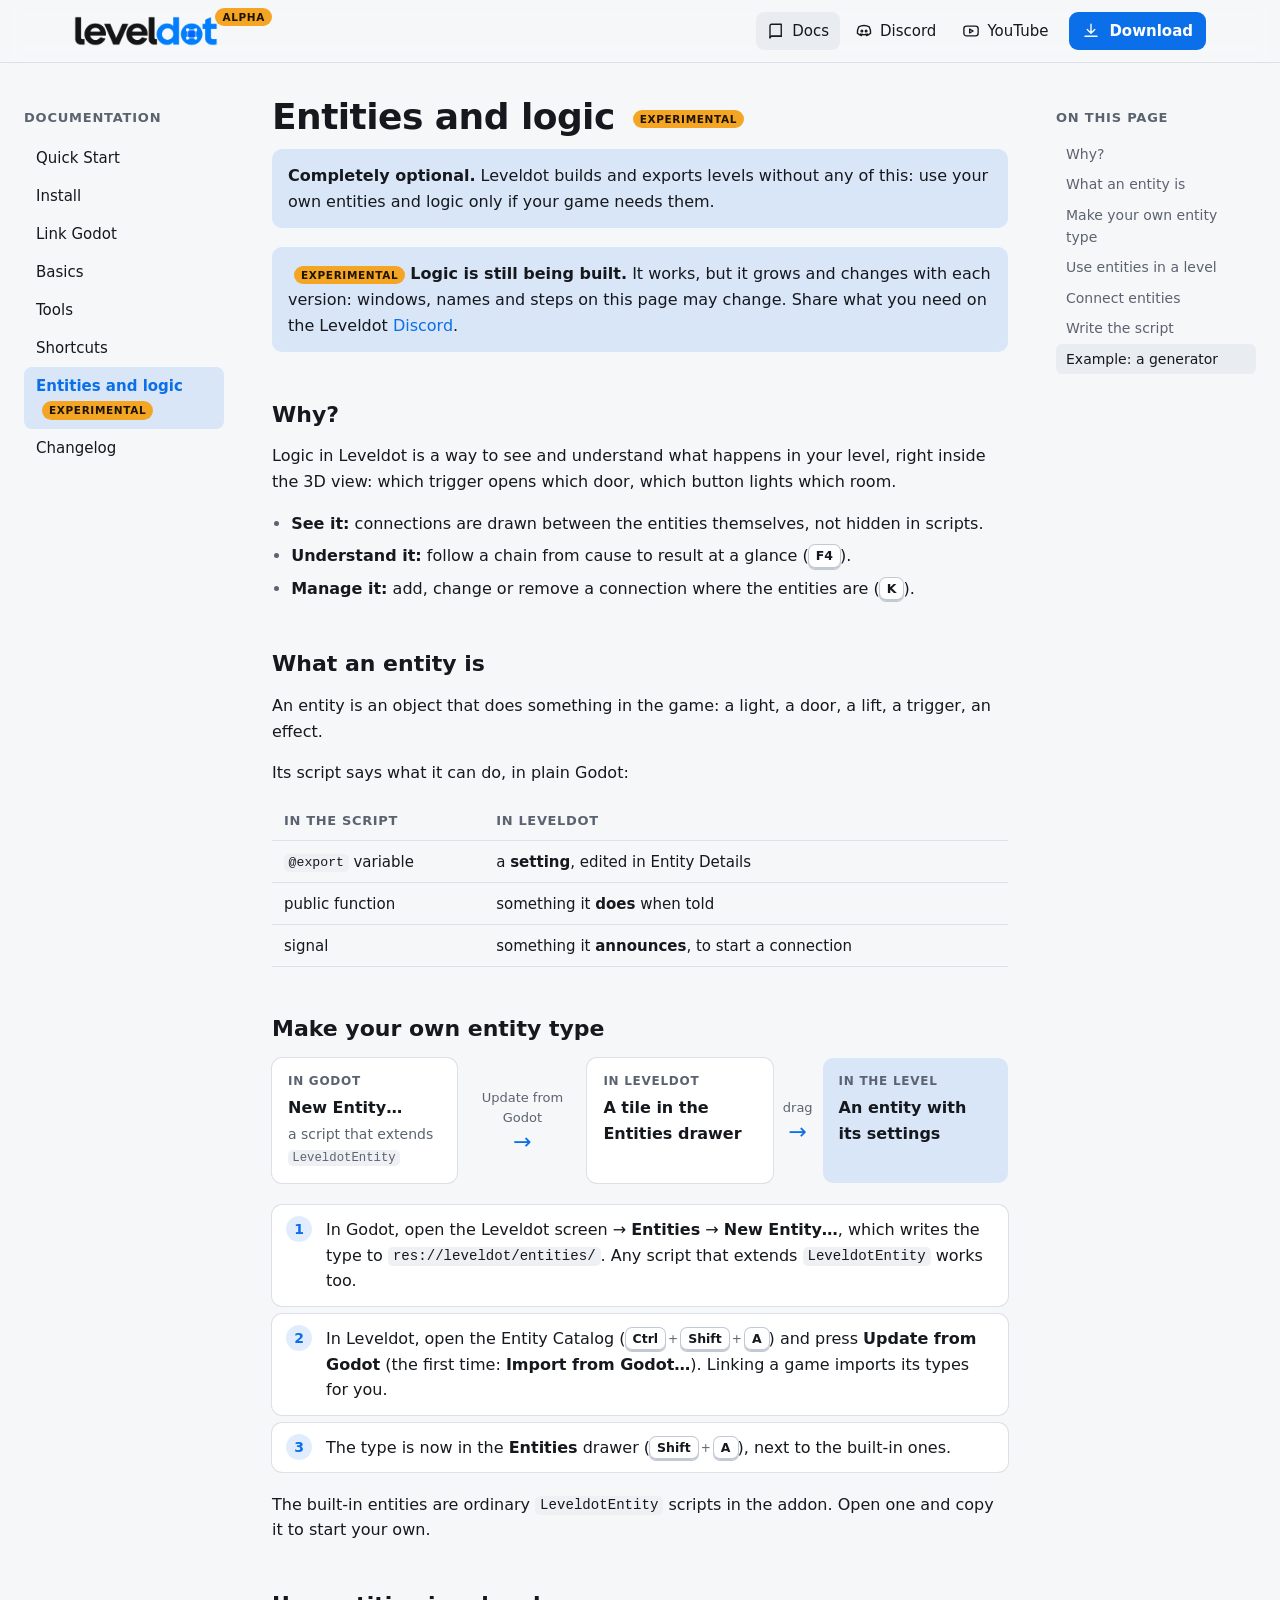
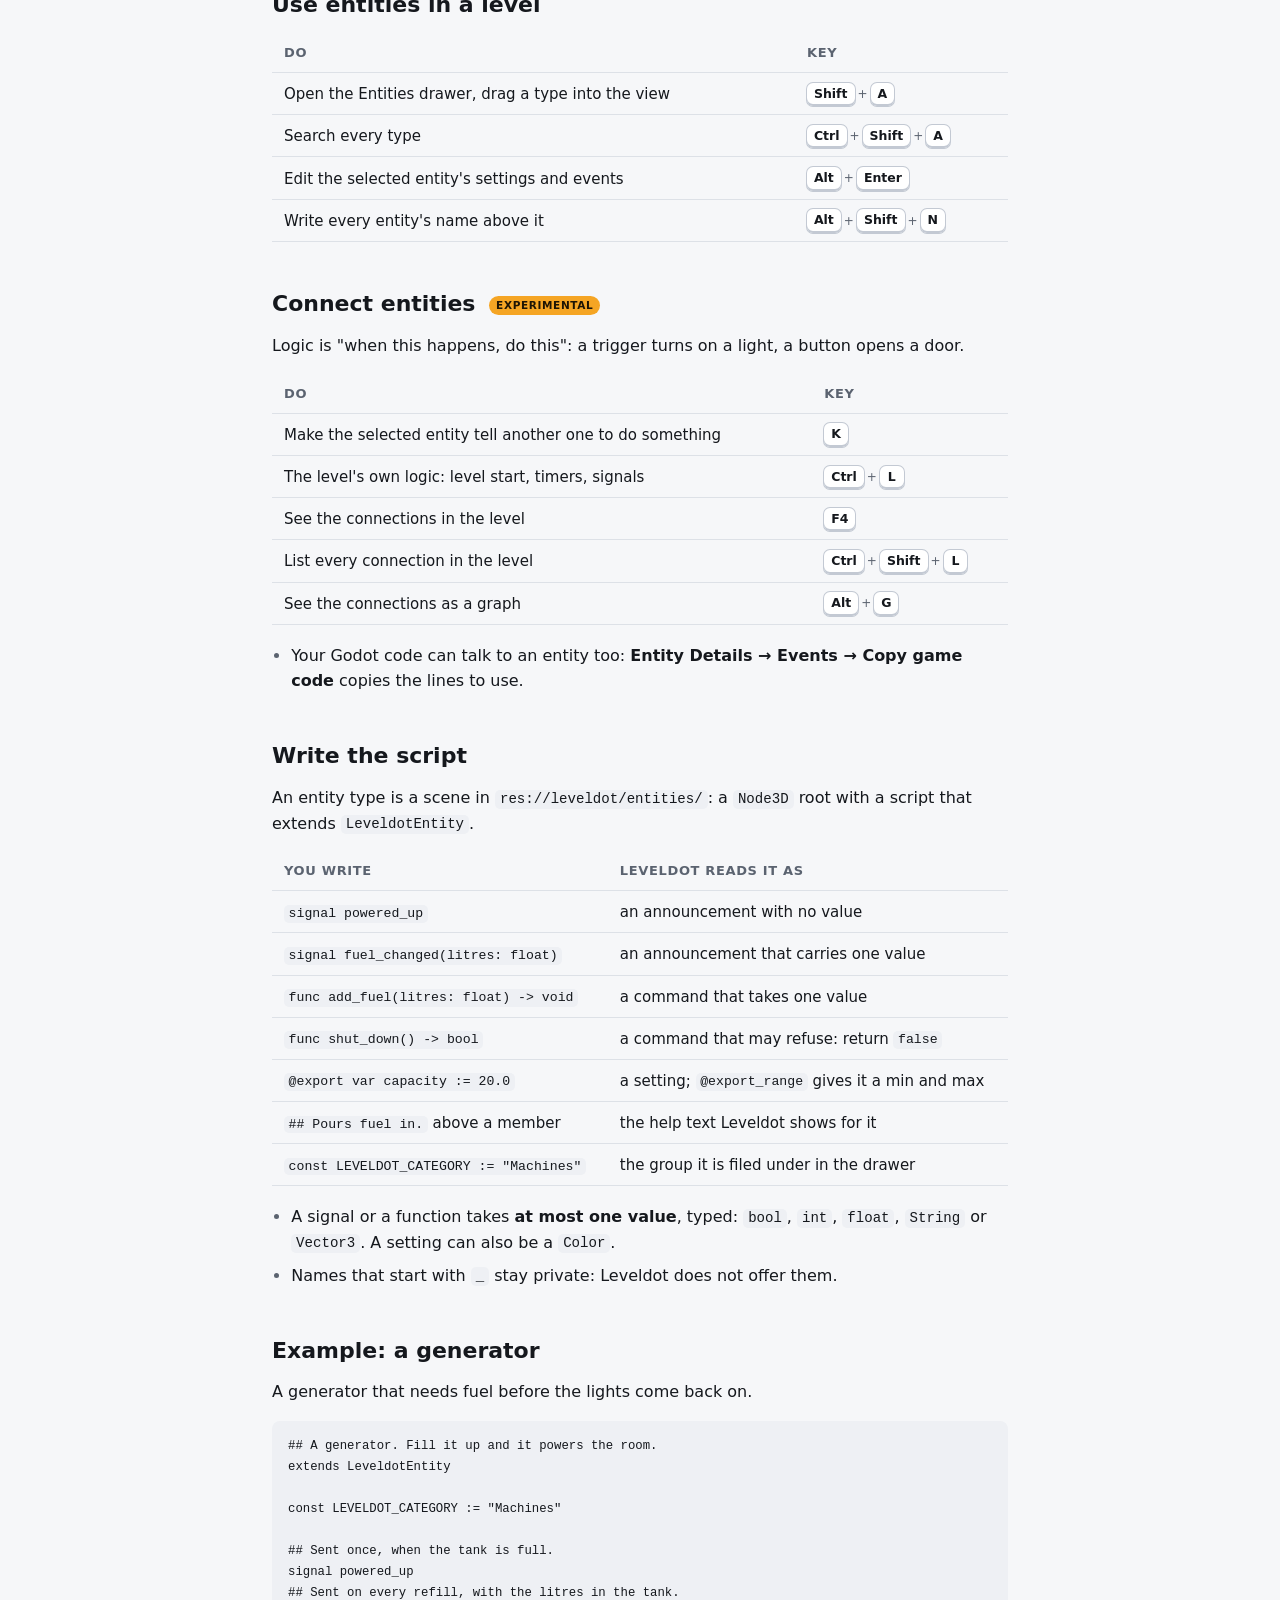
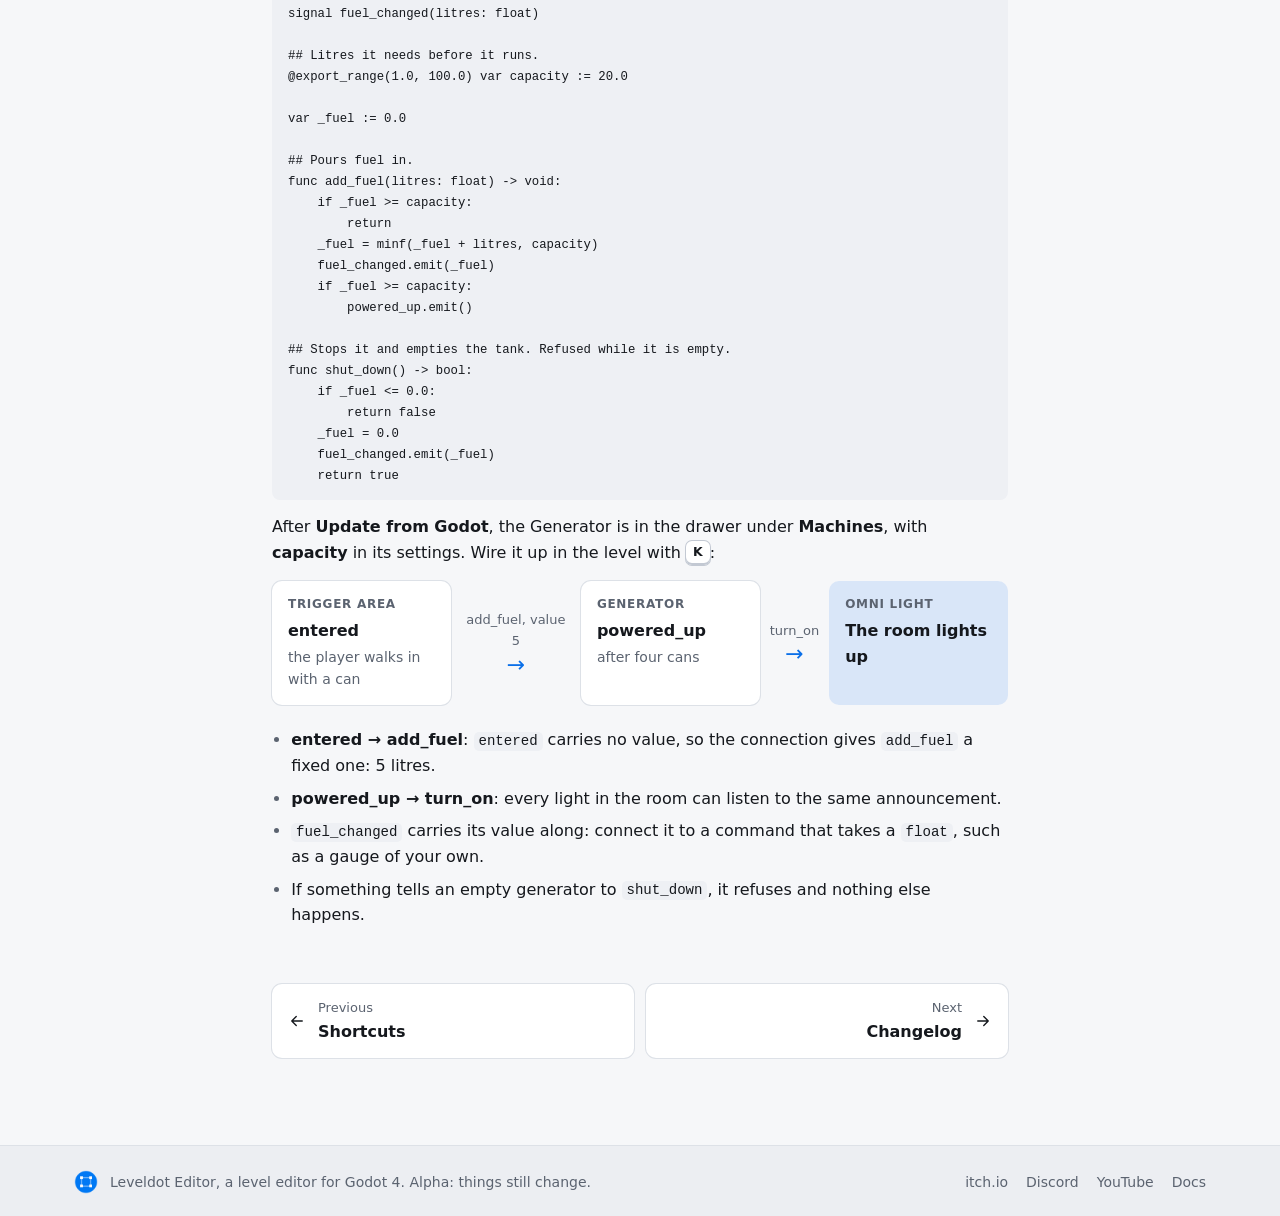
<file: site/docs/logic.html>
<!doctype html>
<html lang="en">
<head>
<meta charset="utf-8">
<meta name="viewport" content="width=device-width, initial-scale=1">
<title>Entities and logic · Leveldot Docs</title>
<meta name="description" content="Leveldot Editor documentation: entities and logic.">
<link rel="icon" href="../img/icon.png">
<link rel="stylesheet" href="../style.css?v=58ceeb0bc4">
</head>
<body class="docs">
<header class="top">
  <div class="top-inner">
    <a class="brand" href="../index.html" aria-label="Leveldot home, alpha">
      <picture>
        <source srcset="../img/logo-light.png" media="(prefers-color-scheme: light)">
        <img src="../img/logo-dark.png" alt="Leveldot" width="144" height="31">
      </picture>
      <span class="pill" aria-hidden="true">Alpha</span>
    </a>
    <nav class="top-nav" aria-label="Site">
      <a class="nav-link" href="../docs/index.html" aria-current="page"><svg class="icon" viewBox="0 0 24 24" aria-hidden="true" fill="none" stroke="currentColor" stroke-width="1.8" stroke-linecap="round" stroke-linejoin="round"><path d="M4 5a2 2 0 0 1 2-2h13v16H6a2 2 0 0 0-2 2V5Z"/><path d="M4 21a2 2 0 0 1 2-2h13"/></svg><span>Docs</span></a>
      <a class="nav-link" href="https://discord.gg/e3CdgVQxp" target="_blank" rel="noopener"><svg class="icon" viewBox="0 0 24 24" aria-hidden="true" fill="none" stroke="currentColor" stroke-width="1.8" stroke-linecap="round" stroke-linejoin="round"><path d="M5 6.5C7 5.2 9 4.6 12 4.6s5 .6 7 1.9c1.4 2.6 2 5.4 1.8 8.6-1.6 1.5-3.4 2.5-5.3 3l-1.1-1.9M5 6.5C3.6 9.1 3 11.9 3.2 15.1c1.6 1.5 3.4 2.5 5.3 3l1.1-1.9M7.5 16c2.9 1.3 6.1 1.3 9 0"/><circle cx="9.2" cy="12" r="1.1"/><circle cx="14.8" cy="12" r="1.1"/></svg><span>Discord</span></a>
      <a class="nav-link" href="https://www.youtube.com/@LeveldotEditor" target="_blank" rel="noopener"><svg class="icon" viewBox="0 0 24 24" aria-hidden="true" fill="none" stroke="currentColor" stroke-width="1.8" stroke-linecap="round" stroke-linejoin="round"><rect x="2.5" y="5.5" width="19" height="13" rx="3.5"/><path d="m10.2 9.3 4.6 2.7-4.6 2.7V9.3Z"/></svg><span>YouTube</span></a>
      <a class="button primary small" href="https://onur-c.itch.io/leveldot-editor" target="_blank" rel="noopener"><svg class="icon" viewBox="0 0 24 24" aria-hidden="true" fill="none" stroke="currentColor" stroke-width="1.8" stroke-linecap="round" stroke-linejoin="round"><path d="M12 3v12m0 0-5-5m5 5 5-5M4 19h16"/></svg><span>Download</span></a>
    </nav>
  </div>
</header>
<div class="docs-layout">
  <nav class="sidebar" aria-label="Documentation">
    <p class="side-title">Documentation</p>
    <a href="index.html">Quick Start</a>
    <a href="install.html">Install</a>
    <a href="link-godot.html">Link Godot</a>
    <a href="basics.html">Basics</a>
    <a href="tools.html">Tools</a>
    <a href="shortcuts.html">Shortcuts</a>
    <a href="logic.html" aria-current="page">Entities and logic <span class="tag-exp">Experimental</span></a>
    <a href="changelog.html">Changelog</a>
  </nav>
  <main class="doc page-logic" id="main">
    <h1>Entities and logic <span class="tag-exp">Experimental</span></h1>
    <div class="note"><p><strong>Completely optional.</strong> Leveldot builds and exports levels without any of this: use your own entities and logic only if your game needs them.</p></div>

<div class="note"><p><span class="tag-exp">Experimental</span> <strong>Logic is still being built.</strong> It works, but it grows and changes with each version: windows, names and steps on this page may change. Share what you need on the Leveldot <a href="https://discord.gg/e3CdgVQxp" target="_blank" rel="noopener">Discord</a>.</p></div>

<h2 id="why">Why?</h2>
<p>Logic in Leveldot is a way to see and understand what happens in your level, right inside the 3D view: which trigger opens which door, which button lights which room.</p>
<ul>
<li><strong>See it:</strong> connections are drawn between the entities themselves, not hidden in scripts.</li>
<li><strong>Understand it:</strong> follow a chain from cause to result at a glance (<span class="keys"><span class="combo"><kbd>F4</kbd></span></span>).</li>
<li><strong>Manage it:</strong> add, change or remove a connection where the entities are (<span class="keys"><span class="combo"><kbd>K</kbd></span></span>).</li>
</ul>
<h2 id="what-an-entity-is">What an entity is</h2>
<p>An entity is an object that does something in the game: a light, a door, a lift, a trigger, an effect.</p>
<p>Its script says what it can do, in plain Godot:</p>
<table>
<thead>
<tr>
<th>In the script</th>
<th>In Leveldot</th>
</tr>
</thead>
<tbody>
<tr>
<td><code>@export</code> variable</td>
<td>a <strong>setting</strong>, edited in Entity Details</td>
</tr>
<tr>
<td>public function</td>
<td>something it <strong>does</strong> when told</td>
</tr>
<tr>
<td>signal</td>
<td>something it <strong>announces</strong>, to start a connection</td>
</tr>
</tbody>
</table>
<h2 id="make-your-own-entity-type">Make your own entity type</h2>
<div class="flow">
  <div class="node"><p class="node-kicker">In Godot</p><p class="node-title">New Entity…</p><p class="node-text">a script that extends <code>LeveldotEntity</code></p></div>
  <div class="edge"><span>Update from Godot</span></div>
  <div class="node"><p class="node-kicker">In Leveldot</p><p class="node-title">A tile in the Entities drawer</p></div>
  <div class="edge"><span>drag</span></div>
  <div class="node accent"><p class="node-kicker">In the level</p><p class="node-title">An entity with its settings</p></div>
</div>

<ol>
<li>In Godot, open the Leveldot screen → <strong>Entities</strong> → <strong>New Entity…</strong>, which writes the type to <code>res://leveldot/entities/</code>. Any script that extends <code>LeveldotEntity</code> works too.</li>
<li>In Leveldot, open the Entity Catalog (<span class="keys"><span class="combo"><kbd>Ctrl</kbd><span class="plus">+</span><kbd>Shift</kbd><span class="plus">+</span><kbd>A</kbd></span></span>) and press <strong>Update from Godot</strong> (the first time: <strong>Import from Godot…</strong>). Linking a game imports its types for you.</li>
<li>The type is now in the <strong>Entities</strong> drawer (<span class="keys"><span class="combo"><kbd>Shift</kbd><span class="plus">+</span><kbd>A</kbd></span></span>), next to the built-in ones.</li>
</ol>
<p>The built-in entities are ordinary <code>LeveldotEntity</code> scripts in the addon. Open one and copy it to start your own.</p>
<h2 id="use-entities-in-a-level">Use entities in a level</h2>
<table>
<thead>
<tr>
<th>Do</th>
<th>Key</th>
</tr>
</thead>
<tbody>
<tr>
<td>Open the Entities drawer, drag a type into the view</td>
<td><span class="keys"><span class="combo"><kbd>Shift</kbd><span class="plus">+</span><kbd>A</kbd></span></span></td>
</tr>
<tr>
<td>Search every type</td>
<td><span class="keys"><span class="combo"><kbd>Ctrl</kbd><span class="plus">+</span><kbd>Shift</kbd><span class="plus">+</span><kbd>A</kbd></span></span></td>
</tr>
<tr>
<td>Edit the selected entity's settings and events</td>
<td><span class="keys"><span class="combo"><kbd>Alt</kbd><span class="plus">+</span><kbd>Enter</kbd></span></span></td>
</tr>
<tr>
<td>Write every entity's name above it</td>
<td><span class="keys"><span class="combo"><kbd>Alt</kbd><span class="plus">+</span><kbd>Shift</kbd><span class="plus">+</span><kbd>N</kbd></span></span></td>
</tr>
</tbody>
</table>
<h2 id="connect-entities-experimental">Connect entities <span class="tag-exp">Experimental</span></h2>
<p>Logic is "when this happens, do this": a trigger turns on a light, a button opens a door.</p>
<table>
<thead>
<tr>
<th>Do</th>
<th>Key</th>
</tr>
</thead>
<tbody>
<tr>
<td>Make the selected entity tell another one to do something</td>
<td><span class="keys"><span class="combo"><kbd>K</kbd></span></span></td>
</tr>
<tr>
<td>The level's own logic: level start, timers, signals</td>
<td><span class="keys"><span class="combo"><kbd>Ctrl</kbd><span class="plus">+</span><kbd>L</kbd></span></span></td>
</tr>
<tr>
<td>See the connections in the level</td>
<td><span class="keys"><span class="combo"><kbd>F4</kbd></span></span></td>
</tr>
<tr>
<td>List every connection in the level</td>
<td><span class="keys"><span class="combo"><kbd>Ctrl</kbd><span class="plus">+</span><kbd>Shift</kbd><span class="plus">+</span><kbd>L</kbd></span></span></td>
</tr>
<tr>
<td>See the connections as a graph</td>
<td><span class="keys"><span class="combo"><kbd>Alt</kbd><span class="plus">+</span><kbd>G</kbd></span></span></td>
</tr>
</tbody>
</table>
<ul>
<li>Your Godot code can talk to an entity too: <strong>Entity Details → Events → Copy game code</strong> copies the lines to use.</li>
</ul>
<h2 id="write-the-script">Write the script</h2>
<p>An entity type is a scene in <code>res://leveldot/entities/</code>: a <code>Node3D</code> root with a script that extends <code>LeveldotEntity</code>.</p>
<table>
<thead>
<tr>
<th>You write</th>
<th>Leveldot reads it as</th>
</tr>
</thead>
<tbody>
<tr>
<td><code>signal powered_up</code></td>
<td>an announcement with no value</td>
</tr>
<tr>
<td><code>signal fuel_changed(litres: float)</code></td>
<td>an announcement that carries one value</td>
</tr>
<tr>
<td><code>func add_fuel(litres: float) -&gt; void</code></td>
<td>a command that takes one value</td>
</tr>
<tr>
<td><code>func shut_down() -&gt; bool</code></td>
<td>a command that may refuse: return <code>false</code></td>
</tr>
<tr>
<td><code>@export var capacity := 20.0</code></td>
<td>a setting; <code>@export_range</code> gives it a min and max</td>
</tr>
<tr>
<td><code>## Pours fuel in.</code> above a member</td>
<td>the help text Leveldot shows for it</td>
</tr>
<tr>
<td><code>const LEVELDOT_CATEGORY := "Machines"</code></td>
<td>the group it is filed under in the drawer</td>
</tr>
</tbody>
</table>
<ul>
<li>A signal or a function takes <strong>at most one value</strong>, typed: <code>bool</code>, <code>int</code>, <code>float</code>, <code>String</code> or <code>Vector3</code>. A setting can also be a <code>Color</code>.</li>
<li>Names that start with <code>_</code> stay private: Leveldot does not offer them.</li>
</ul>
<h2 id="example-a-generator">Example: a generator</h2>
<p>A generator that needs fuel before the lights come back on.</p>
<pre><code class="language-gdscript">## A generator. Fill it up and it powers the room.
extends LeveldotEntity

const LEVELDOT_CATEGORY := &quot;Machines&quot;

## Sent once, when the tank is full.
signal powered_up
## Sent on every refill, with the litres in the tank.
signal fuel_changed(litres: float)

## Litres it needs before it runs.
@export_range(1.0, 100.0) var capacity := 20.0

var _fuel := 0.0

## Pours fuel in.
func add_fuel(litres: float) -&gt; void:
    if _fuel &gt;= capacity:
        return
    _fuel = minf(_fuel + litres, capacity)
    fuel_changed.emit(_fuel)
    if _fuel &gt;= capacity:
        powered_up.emit()

## Stops it and empties the tank. Refused while it is empty.
func shut_down() -&gt; bool:
    if _fuel &lt;= 0.0:
        return false
    _fuel = 0.0
    fuel_changed.emit(_fuel)
    return true
</code></pre>
<p>After <strong>Update from Godot</strong>, the Generator is in the drawer under <strong>Machines</strong>, with <strong>capacity</strong> in its settings. Wire it up in the level with <span class="keys"><span class="combo"><kbd>K</kbd></span></span>:</p>
<div class="flow">
  <div class="node"><p class="node-kicker">Trigger Area</p><p class="node-title">entered</p><p class="node-text">the player walks in with a can</p></div>
  <div class="edge"><span>add_fuel, value 5</span></div>
  <div class="node"><p class="node-kicker">Generator</p><p class="node-title">powered_up</p><p class="node-text">after four cans</p></div>
  <div class="edge"><span>turn_on</span></div>
  <div class="node accent"><p class="node-kicker">Omni Light</p><p class="node-title">The room lights up</p></div>
</div>

<ul>
<li><strong>entered → add_fuel</strong>: <code>entered</code> carries no value, so the connection gives <code>add_fuel</code> a fixed one: 5 litres.</li>
<li><strong>powered_up → turn_on</strong>: every light in the room can listen to the same announcement.</li>
<li><code>fuel_changed</code> carries its value along: connect it to a command that takes a <code>float</code>, such as a gauge of your own.</li>
<li>If something tells an empty generator to <code>shut_down</code>, it refuses and nothing else happens.</li>
</ul>
    <nav class="pager" aria-label="Pages"><a class="pager-prev" href="shortcuts.html"><svg class="icon" viewBox="0 0 24 24" aria-hidden="true" fill="none" stroke="currentColor" stroke-width="1.8" stroke-linecap="round" stroke-linejoin="round"><path d="M19 12H5m0 0 6-6m-6 6 6 6"/></svg><span><small>Previous</small>Shortcuts</span></a><a class="pager-next" href="changelog.html"><span><small>Next</small>Changelog</span><svg class="icon" viewBox="0 0 24 24" aria-hidden="true" fill="none" stroke="currentColor" stroke-width="1.8" stroke-linecap="round" stroke-linejoin="round"><path d="M5 12h14m0 0-6-6m6 6-6 6"/></svg></a></nav>
  </main>
  <aside class="toc"><p class="toc-title">On this page</p><ul><li><a href="#why">Why?</a></li><li><a href="#what-an-entity-is">What an entity is</a></li><li><a href="#make-your-own-entity-type">Make your own entity type</a></li><li><a href="#use-entities-in-a-level">Use entities in a level</a></li><li><a href="#connect-entities-experimental">Connect entities</a></li><li><a href="#write-the-script">Write the script</a></li><li><a href="#example-a-generator">Example: a generator</a></li></ul></aside>
</div>
<footer class="foot">
  <div class="foot-inner">
    <img src="../img/icon.png" alt="" width="24" height="24">
    <span>Leveldot Editor, a level editor for Godot 4. Alpha: things still change.</span>
    <nav aria-label="Elsewhere">
      <a href="https://onur-c.itch.io/leveldot-editor" target="_blank" rel="noopener">itch.io</a>
      <a href="https://discord.gg/e3CdgVQxp" target="_blank" rel="noopener">Discord</a>
      <a href="https://www.youtube.com/@LeveldotEditor" target="_blank" rel="noopener">YouTube</a>
      <a href="../docs/index.html">Docs</a>
    </nav>
  </div>
</footer>
<script src="../docs.js?v=671ac3d521"></script>
</body>
</html>
</file>
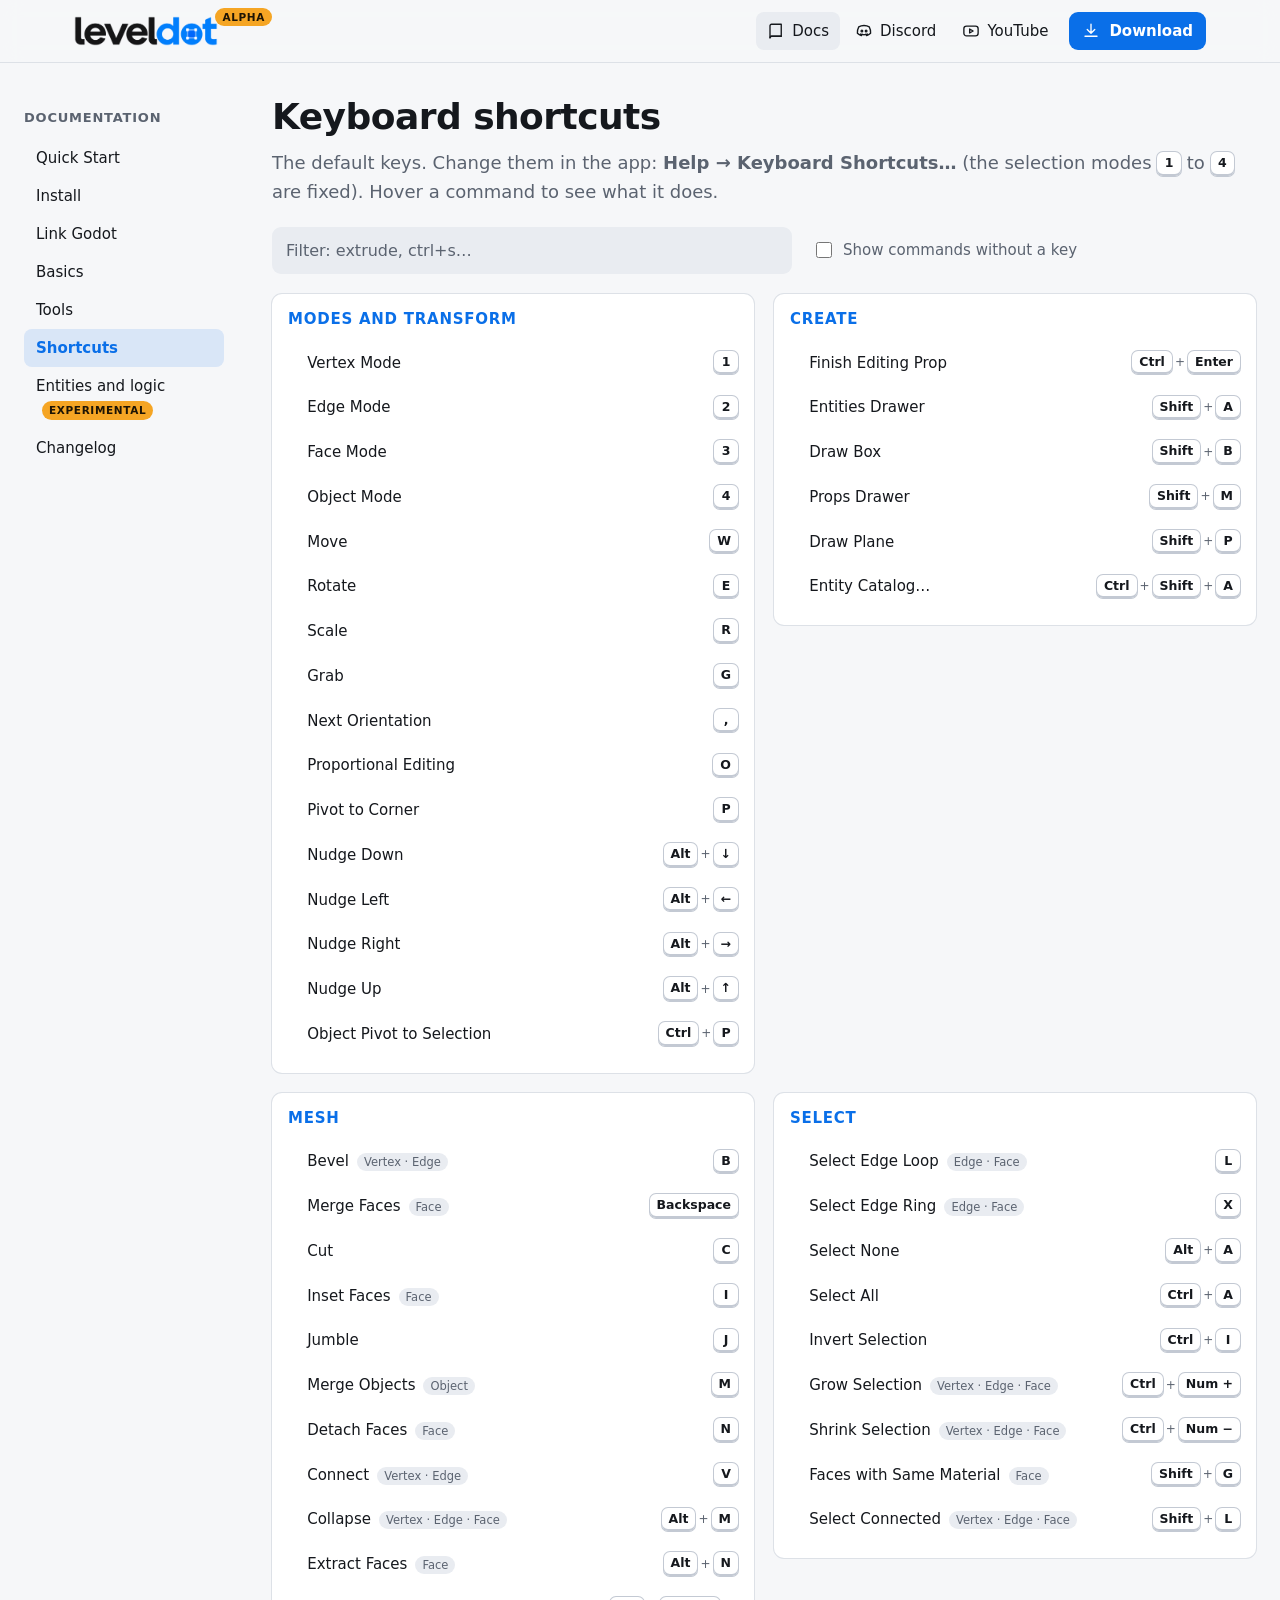
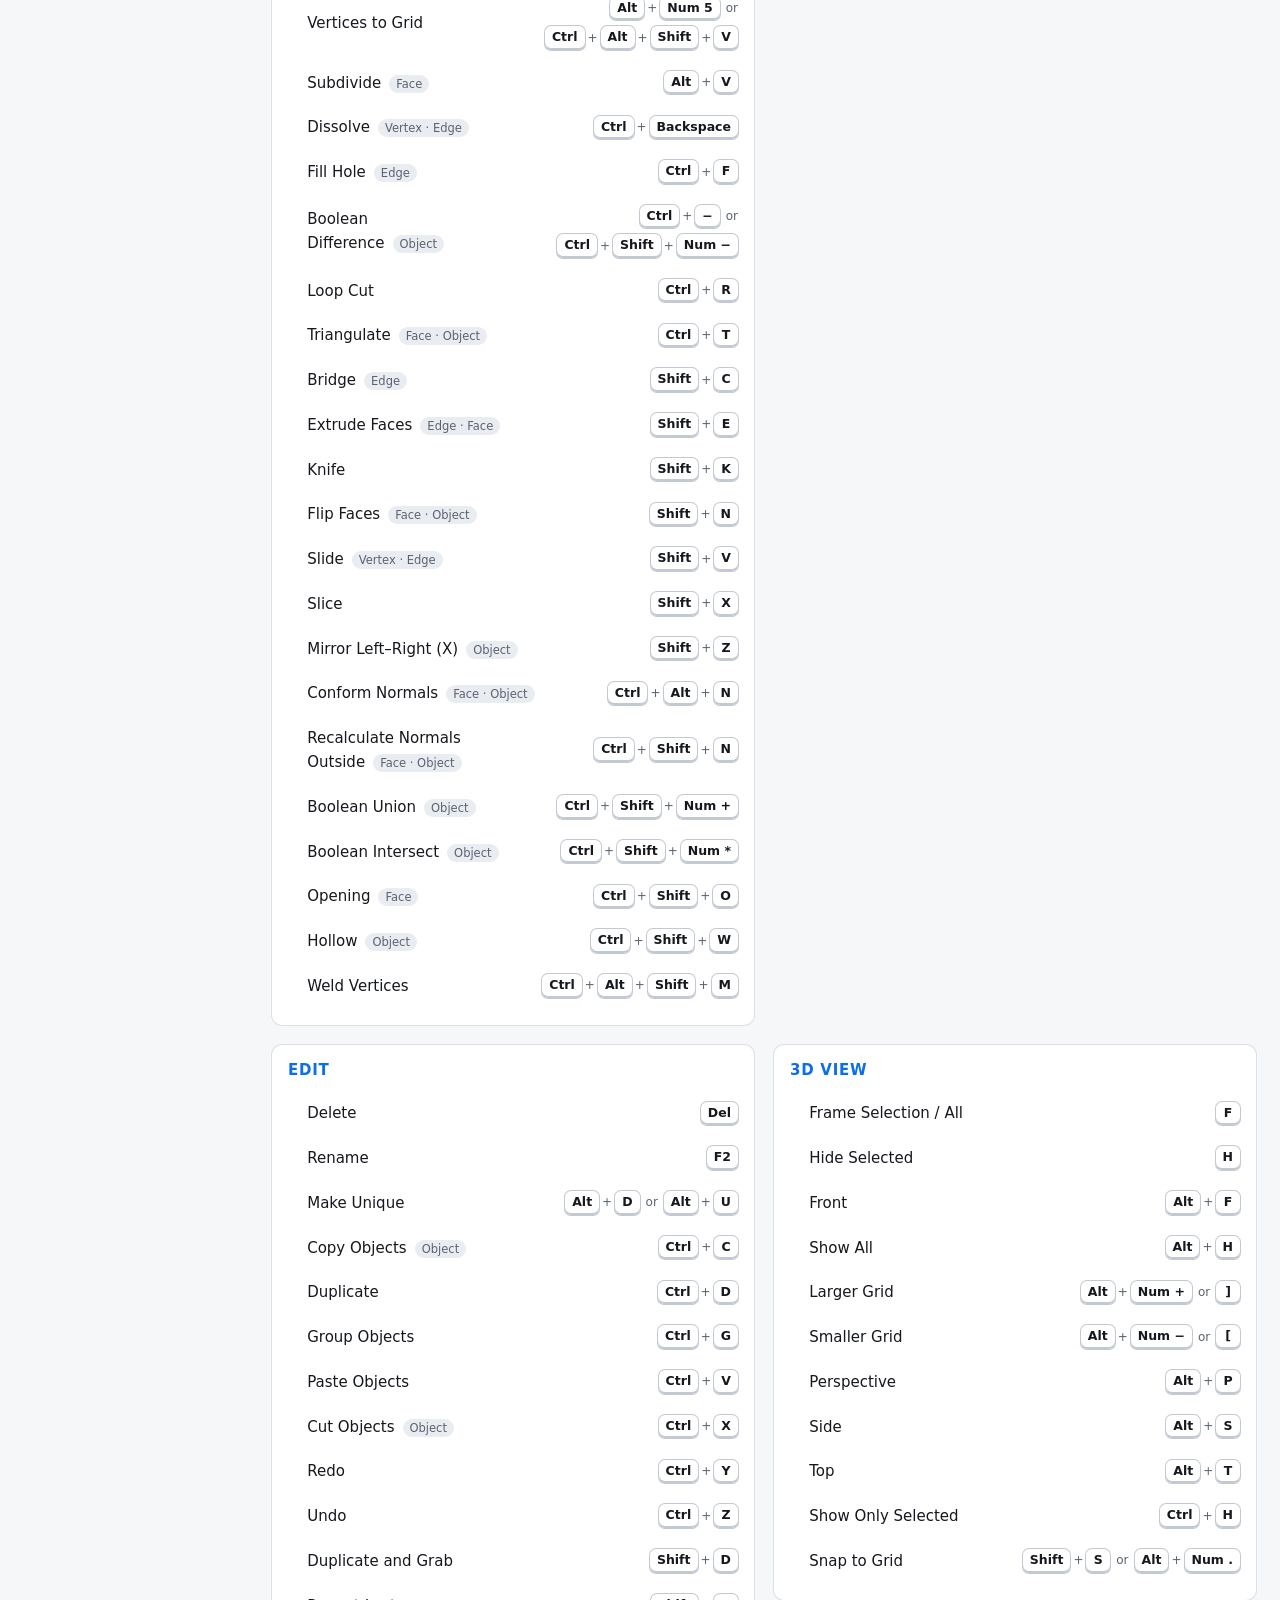
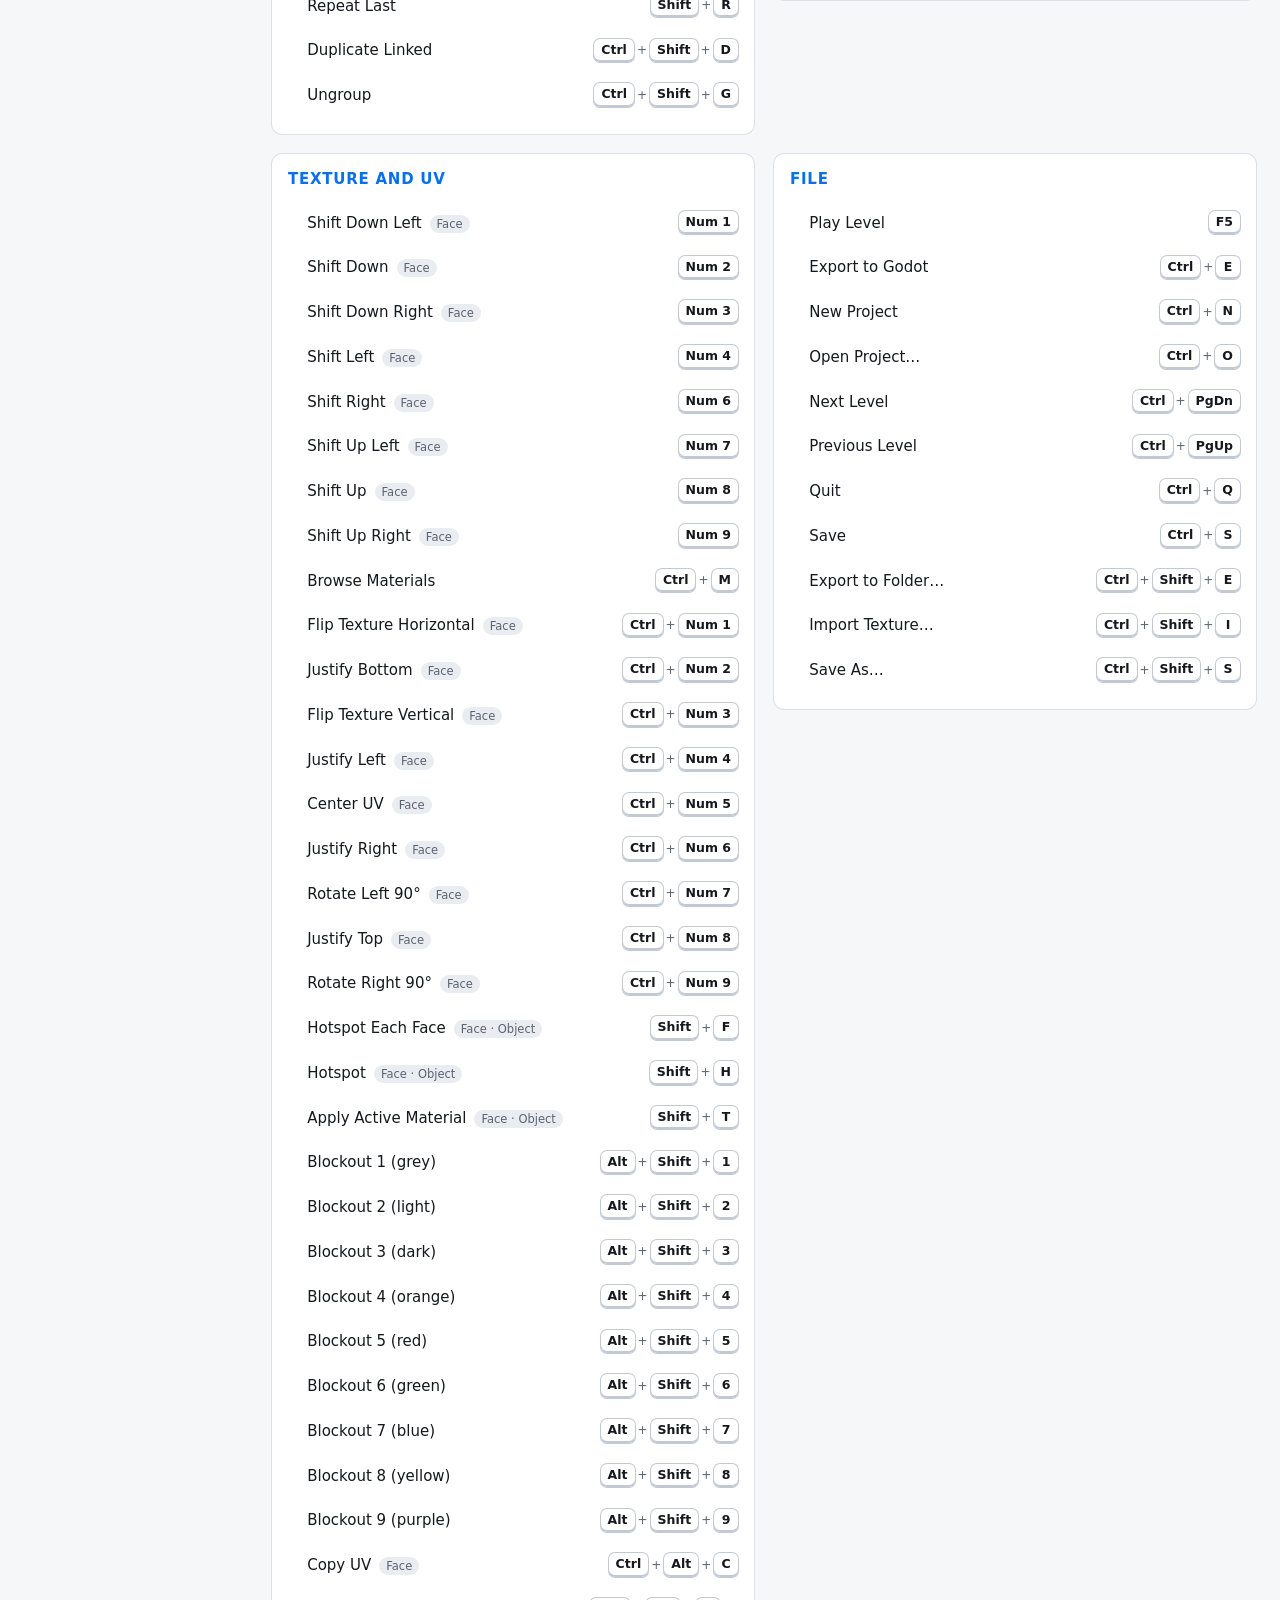
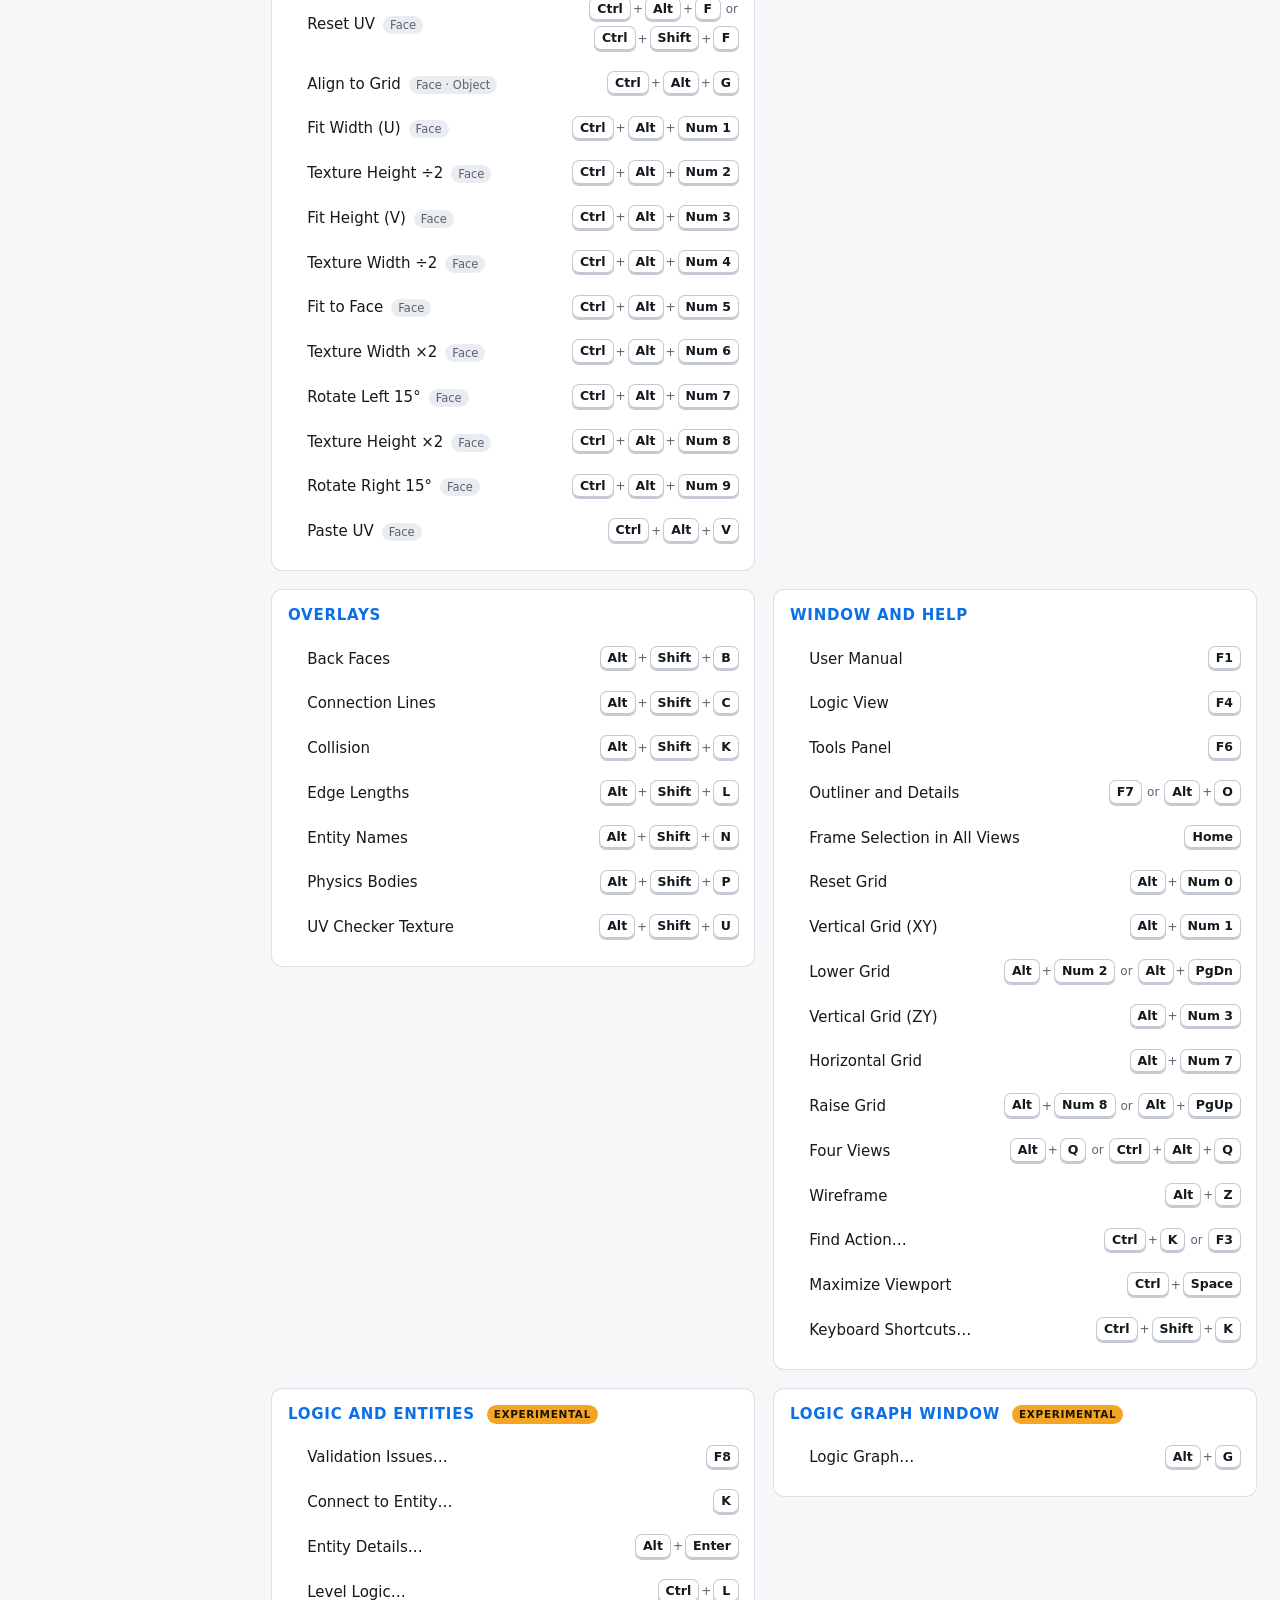
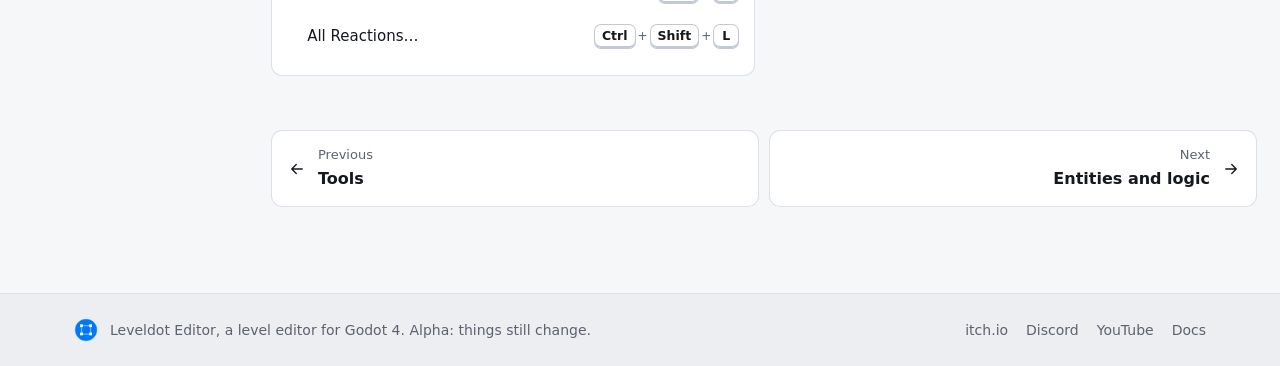
<file: site/docs/shortcuts.html>
<!doctype html>
<html lang="en">
<head>
<meta charset="utf-8">
<meta name="viewport" content="width=device-width, initial-scale=1">
<title>Keyboard shortcuts · Leveldot Docs</title>
<meta name="description" content="Leveldot Editor documentation: keyboard shortcuts.">
<link rel="icon" href="../img/icon.png">
<link rel="stylesheet" href="../style.css?v=58ceeb0bc4">
</head>
<body class="docs">
<header class="top">
  <div class="top-inner">
    <a class="brand" href="../index.html" aria-label="Leveldot home, alpha">
      <picture>
        <source srcset="../img/logo-light.png" media="(prefers-color-scheme: light)">
        <img src="../img/logo-dark.png" alt="Leveldot" width="144" height="31">
      </picture>
      <span class="pill" aria-hidden="true">Alpha</span>
    </a>
    <nav class="top-nav" aria-label="Site">
      <a class="nav-link" href="../docs/index.html" aria-current="page"><svg class="icon" viewBox="0 0 24 24" aria-hidden="true" fill="none" stroke="currentColor" stroke-width="1.8" stroke-linecap="round" stroke-linejoin="round"><path d="M4 5a2 2 0 0 1 2-2h13v16H6a2 2 0 0 0-2 2V5Z"/><path d="M4 21a2 2 0 0 1 2-2h13"/></svg><span>Docs</span></a>
      <a class="nav-link" href="https://discord.gg/e3CdgVQxp" target="_blank" rel="noopener"><svg class="icon" viewBox="0 0 24 24" aria-hidden="true" fill="none" stroke="currentColor" stroke-width="1.8" stroke-linecap="round" stroke-linejoin="round"><path d="M5 6.5C7 5.2 9 4.6 12 4.6s5 .6 7 1.9c1.4 2.6 2 5.4 1.8 8.6-1.6 1.5-3.4 2.5-5.3 3l-1.1-1.9M5 6.5C3.6 9.1 3 11.9 3.2 15.1c1.6 1.5 3.4 2.5 5.3 3l1.1-1.9M7.5 16c2.9 1.3 6.1 1.3 9 0"/><circle cx="9.2" cy="12" r="1.1"/><circle cx="14.8" cy="12" r="1.1"/></svg><span>Discord</span></a>
      <a class="nav-link" href="https://www.youtube.com/@LeveldotEditor" target="_blank" rel="noopener"><svg class="icon" viewBox="0 0 24 24" aria-hidden="true" fill="none" stroke="currentColor" stroke-width="1.8" stroke-linecap="round" stroke-linejoin="round"><rect x="2.5" y="5.5" width="19" height="13" rx="3.5"/><path d="m10.2 9.3 4.6 2.7-4.6 2.7V9.3Z"/></svg><span>YouTube</span></a>
      <a class="button primary small" href="https://onur-c.itch.io/leveldot-editor" target="_blank" rel="noopener"><svg class="icon" viewBox="0 0 24 24" aria-hidden="true" fill="none" stroke="currentColor" stroke-width="1.8" stroke-linecap="round" stroke-linejoin="round"><path d="M12 3v12m0 0-5-5m5 5 5-5M4 19h16"/></svg><span>Download</span></a>
    </nav>
  </div>
</header>
<div class="docs-layout wide">
  <nav class="sidebar" aria-label="Documentation">
    <p class="side-title">Documentation</p>
    <a href="index.html">Quick Start</a>
    <a href="install.html">Install</a>
    <a href="link-godot.html">Link Godot</a>
    <a href="basics.html">Basics</a>
    <a href="tools.html">Tools</a>
    <a href="shortcuts.html" aria-current="page">Shortcuts</a>
    <a href="logic.html">Entities and logic <span class="tag-exp">Experimental</span></a>
    <a href="changelog.html">Changelog</a>
  </nav>
  <main class="doc page-shortcuts" id="main">
    <h1>Keyboard shortcuts</h1>
    <p class="lead">The default keys. Change them in the app: <strong>Help → Keyboard Shortcuts…</strong> (the selection modes <span class="keys"><span class="combo"><kbd>1</kbd></span></span> to <span class="keys"><span class="combo"><kbd>4</kbd></span></span> are fixed). Hover a command to see what it does.</p><div class="sc-tools"><label class="filter"><span class="visually-hidden">Filter commands</span><input id="filter" type="search" placeholder="Filter: extrude, ctrl+s…" autocomplete="off"></label><label class="toggle"><input id="show-unbound" type="checkbox"> Show commands without a key</label></div><p id="filter-empty" class="muted" hidden>No command matches.</p><div class="sc-grid"><section class="sc-card"><h2 id="modes-and-transform">Modes and Transform</h2><ul class="sc-list"><li class="sc" title=""><span class="sc-name">Vertex Mode</span><span class="keys"><span class="combo"><kbd>1</kbd></span></span></li><li class="sc" title=""><span class="sc-name">Edge Mode</span><span class="keys"><span class="combo"><kbd>2</kbd></span></span></li><li class="sc" title=""><span class="sc-name">Face Mode</span><span class="keys"><span class="combo"><kbd>3</kbd></span></span></li><li class="sc" title=""><span class="sc-name">Object Mode</span><span class="keys"><span class="combo"><kbd>4</kbd></span></span></li><li class="sc" title="Move (W): drag an arrow (one axis), a square (its plane) or the centre circle (the view plane); snaps to the grid."><span class="sc-name">Move</span><span class="keys"><span class="combo"><kbd>W</kbd></span></span></li><li class="sc" title="Rotate (E): drag a ring around the selection centre (the outer ring turns round the view); snaps to the angle step."><span class="sc-name">Rotate</span><span class="keys"><span class="combo"><kbd>E</kbd></span></span></li><li class="sc" title="Scale (R): drag a handle (one axis), a square (its two axes) or the centre circle (all three), Shift = uniform; snaps to 0.1 steps."><span class="sc-name">Scale</span><span class="keys"><span class="combo"><kbd>R</kbd></span></span></li><li class="sc" title="Grab: the selection follows the mouse. X / Y / Z lock an axis, Shift + X / Y / Z a plane; type a distance on a locked axis. Click or Enter confirms, Esc cancels."><span class="sc-name">Grab</span><span class="keys"><span class="combo"><kbd>G</kbd></span></span></li><li class="sc" title="Switch the transform orientation: World → Local → Normal → World (the picker right of W / E / R shows it)."><span class="sc-name">Next Orientation</span><span class="keys"><span class="combo"><kbd>,</kbd></span></span></li><li class="sc" title="Proportional Editing (O): in Face, Edge and Vertex Mode, Grab and W / E / R also move the unselected corners of the same mesh near the selection, less the farther they are. The mouse wheel sets the reach while you drag (the circle shows it)."><span class="sc-name">Proportional Editing</span><span class="keys"><span class="combo"><kbd>O</kbd></span></span></li><li class="sc" title="Put the pivot on the corner or face centre under the mouse; E rotates and R scales around it. P over empty space returns it to the centre."><span class="sc-name">Pivot to Corner</span><span class="keys"><span class="combo"><kbd>P</kbd></span></span></li><li class="sc" title="Move the selection one grid step along the world axis nearest to this direction on screen."><span class="sc-name">Nudge Down</span><span class="keys"><span class="combo"><kbd>Alt</kbd><span class="plus">+</span><kbd>↓</kbd></span></span></li><li class="sc" title="Move the selection one grid step along the world axis nearest to this direction on screen."><span class="sc-name">Nudge Left</span><span class="keys"><span class="combo"><kbd>Alt</kbd><span class="plus">+</span><kbd>←</kbd></span></span></li><li class="sc" title="Move the selection one grid step along the world axis nearest to this direction on screen."><span class="sc-name">Nudge Right</span><span class="keys"><span class="combo"><kbd>Alt</kbd><span class="plus">+</span><kbd>→</kbd></span></span></li><li class="sc" title="Move the selection one grid step along the world axis nearest to this direction on screen."><span class="sc-name">Nudge Up</span><span class="keys"><span class="combo"><kbd>Alt</kbd><span class="plus">+</span><kbd>↑</kbd></span></span></li><li class="sc" title="Move the object&#x27;s pivot to the selected vertex, edge, face or the point set with P. The mesh stays where it is. Rotate and Scale turn around the pivot, and it is the object&#x27;s origin in the game. A prop&#x27;s pivot is its model&#x27;s: every prop of that model gets it and stays where it is."><span class="sc-name">Object Pivot to Selection</span><span class="keys"><span class="combo"><kbd>Ctrl</kbd><span class="plus">+</span><kbd>P</kbd></span></span></li><li class="sc unbound" title="The gizmo&#x27;s handles point along the active object&#x27;s own axes (its rotation): move a turned object along its own X. Move, Rotate and the second X / Y / Z press of Grab follow it; Scale of whole objects stays on the level&#x27;s axes."><span class="sc-name">Local Orientation</span><span class="nokey">no key</span></li><li class="sc unbound" title="Face / Edge / Vertex Mode: the gizmo&#x27;s Y points out of the selection (its normal), X along a tangent; in Object Mode it is Local. Move, Rotate and the second X / Y / Z press of Grab follow it; Scale of whole objects stays on the level&#x27;s axes."><span class="sc-name">Normal Orientation</span><span class="nokey">no key</span></li><li class="sc unbound" title="Move the pivot of each selected geometry object or prop to the middle of the bottom of its box (where it stands on the floor). What you see stays where it is (a prop&#x27;s pivot is its model&#x27;s: every prop of it follows). One undo step."><span class="sc-name">Object Pivot to Bottom Centre</span><span class="nokey">no key</span></li><li class="sc unbound" title="Move the pivot of each selected geometry object or prop to the middle of its box. What you see stays where it is (a prop&#x27;s pivot is its model&#x27;s: every prop of it follows). One undo step."><span class="sc-name">Object Pivot to Centre</span><span class="nokey">no key</span></li><li class="sc unbound" title="The gizmo&#x27;s handles point along the level&#x27;s axes. Move, Rotate and the second X / Y / Z press of Grab follow it; Scale of whole objects stays on the level&#x27;s axes."><span class="sc-name">World Orientation</span><span class="nokey">no key</span></li></ul></section><section class="sc-card"><h2 id="create">Create</h2><ul class="sc-list"><li class="sc" title="Turn the meshes you are editing back into a prop. Every copy of the prop in the level takes the new shape."><span class="sc-name">Finish Editing Prop</span><span class="keys"><span class="combo"><kbd>Ctrl</kbd><span class="plus">+</span><kbd>Enter</kbd></span></span></li><li class="sc" title="Entities: open or close the drawer under the 3D view with the project&#x27;s entity types. Drag a type into the view and let go where it should stand; a double click places it at the view centre."><span class="sc-name">Entities Drawer</span><span class="keys"><span class="combo"><kbd>Shift</kbd><span class="plus">+</span><kbd>A</kbd></span></span></li><li class="sc" title="Draw box — drag two corners on grid/surface; Esc cancels."><span class="sc-name">Draw Box</span><span class="keys"><span class="combo"><kbd>Shift</kbd><span class="plus">+</span><kbd>B</kbd></span></span></li><li class="sc" title="Props: open or close the drawer with your imported models (GLB, glTF, FBX). Drag a model into the view to place it; double-click places it at the view centre."><span class="sc-name">Props Drawer</span><span class="keys"><span class="combo"><kbd>Shift</kbd><span class="plus">+</span><kbd>M</kbd></span></span></li><li class="sc" title="Draw plane — drag two corners on grid/surface; Esc cancels."><span class="sc-name">Draw Plane</span><span class="keys"><span class="combo"><kbd>Shift</kbd><span class="plus">+</span><kbd>P</kbd></span></span></li><li class="sc" title=""><span class="sc-name">Entity Catalog…</span><span class="keys"><span class="combo"><kbd>Ctrl</kbd><span class="plus">+</span><kbd>Shift</kbd><span class="plus">+</span><kbd>A</kbd></span></span></li><li class="sc unbound" title=""><span class="sc-name">Cancel Drawing</span><span class="nokey">no key</span></li><li class="sc unbound" title=""><span class="sc-name">Confirm Drawing</span><span class="nokey">no key</span></li><li class="sc unbound" title="Turn only the selected props into plain meshes, so you can change them without changing the other copies. The prop stays in the Props drawer."><span class="sc-name">Convert Prop to Mesh</span><span class="nokey">no key</span></li><li class="sc unbound" title="Draw Arch — drag the wall&#x27;s footprint (the opening goes through its short side), then the height; the wheel sets the curve&#x27;s segments, Tab turns it. Esc cancels."><span class="sc-name">Draw Arch</span><span class="nokey">no key</span></li><li class="sc unbound" title="Draw Cone — drag the footprint, then the height; the wheel sets the sides (4 = a pyramid). Esc cancels."><span class="sc-name">Draw Cone</span><span class="nokey">no key</span></li><li class="sc unbound" title="Draw Cylinder — drag the footprint, then the height; the wheel sets the sides (4 = a box, 6 = a hexagonal pillar). On the tool card, Sweep makes part of the round (180 = a half) and Wall makes it hollow (a tube, a round tower, a curved wall). Esc cancels."><span class="sc-name">Draw Cylinder</span><span class="nokey">no key</span></li><li class="sc unbound" title="Draw Decal — drag a rectangle on a face (or the grid): the Active Material&#x27;s picture is projected there, facing that surface. A click places a 1 m decal as long as the picture; a click on a decal selects it (W / E / R, Shift+T for another picture). Esc finishes."><span class="sc-name">Draw Decal</span><span class="nokey">no key</span></li><li class="sc unbound" title="Draw Grid — drag the footprint: a flat plane cut into cells (X segments and Z segments on the tool card), with corners to bend. Select its corners and turn on Proportional Editing (O) to shape hills and dents. Esc cancels."><span class="sc-name">Draw Grid</span><span class="nokey">no key</span></li><li class="sc unbound" title="New boxes and shapes start as high as the grid step (a one-cell base gives a cube) and follow it when the grid changes."><span class="sc-name">Draw Height: Grid (Auto)</span><span class="nokey">no key</span></li><li class="sc unbound" title="Draw on Grid: new shapes start on the grid only, even through faces in the way. Move the grid with Alt+PageUp / PageDown, or turn it vertical to draw at another height or on a wall."><span class="sc-name">Draw on Grid</span><span class="nokey">no key</span></li><li class="sc unbound" title="Draw on Surface: boxes, shapes, polygons, splines and decals start on the face under the mouse and stand out of it; where there is no face, on the grid."><span class="sc-name">Draw on Surface</span><span class="nokey">no key</span></li><li class="sc unbound" title="Draw Polygon — click the corners of any outline on the grid or on a face (snapped to the grid), then move up/down for the height: a solid block of that shape, or a flat polygon at height 0 (floors, walkways). Click the first corner or press Enter to close it, Backspace takes the last corner back. Esc cancels."><span class="sc-name">Draw Polygon</span><span class="nokey">no key</span></li><li class="sc unbound" title="Draw Ramp — drag from the foot of the slope to its top, then the height; Tab turns it a quarter. Esc cancels."><span class="sc-name">Draw Ramp</span><span class="nokey">no key</span></li><li class="sc unbound" title="Draw Sphere — drag the footprint; it starts round (click to confirm) or move up/down for an egg or a dome-like flat one; the wheel sets the segments. Esc cancels."><span class="sc-name">Draw Sphere</span><span class="nokey">no key</span></li><li class="sc unbound" title="Draw Spline — click points on the grid or on surfaces; a mesh curves smoothly through them and stays a spline: drag its points later, add or remove points, and change its shape in Details → Spline (Arc 0 = a flat road, 180 = a half pipe, 360 = a pipe or tunnel). The wheel raises the next point, Tab closes the loop, Enter or a second click on the last point finishes, Backspace takes the last point back. Esc cancels."><span class="sc-name">Draw Spline</span><span class="nokey">no key</span></li><li class="sc unbound" title="Draw Stairs — drag from the bottom step toward the top, then the height; steps follow the height (Step height on the tool card, 0.2 m) unless the wheel or Steps sets them; Tab turns them a quarter. Turn on the tool card curves them round a centre (90 = a quarter turn, 360 = a spiral); Turn per step keeps them turning as they get taller (a spiral as long as you like); Underside 2 or more opens them underneath. Esc cancels."><span class="sc-name">Draw Stairs</span><span class="nokey">no key</span></li><li class="sc unbound" title="Change a prop made in this level: it turns back into meshes you can edit. Finish Editing Prop (Ctrl+Enter) makes it a prop again, and every copy of it follows."><span class="sc-name">Edit Base Mesh</span><span class="nokey">no key</span></li><li class="sc unbound" title="Turn the selected meshes into a prop: a reusable model listed in the Props drawer. Edit Base Mesh brings the meshes back to change them."><span class="sc-name">Mark as Prop</span><span class="nokey">no key</span></li><li class="sc unbound" title=""><span class="sc-name">Place Selected Type at View Centre</span><span class="nokey">no key</span></li><li class="sc unbound" title=""><span class="sc-name">Quick Box at View Centre</span><span class="nokey">no key</span></li><li class="sc unbound" title=""><span class="sc-name">Quick Plane at View Centre</span><span class="nokey">no key</span></li></ul></section><section class="sc-card"><h2 id="mesh">Mesh</h2><ul class="sc-list"><li class="sc" title="Round a corner or replace it with a flat chamfer. Use the wheel to change segments. Edge Mode: add strips along selected edges and join them at shared corners. Vertex Mode: cut off the selected corners along their incident edges. Click or Enter confirms. Esc cancels."><span class="sc-name">Bevel<span class="mode">Vertex · Edge</span></span><span class="keys"><span class="combo"><kbd>B</kbd></span></span></li><li class="sc" title="Merge Faces (Face Mode): merge the selected touching faces on one plane into one face (they must make one convex outline); a box cut with V and merged is the plain box again."><span class="sc-name">Merge Faces<span class="mode">Face</span></span><span class="keys"><span class="combo"><kbd>Backspace</kbd></span></span></li><li class="sc" title="Drag a line across faces to cut new edges where it passes; nothing is separated. The new edges stay selected."><span class="sc-name">Cut</span><span class="keys"><span class="combo"><kbd>C</kbd></span></span></li><li class="sc" title="Face Mode: shrink the selected faces inward and fill the border with a ring of faces. Move the mouse to set the amount; click or Enter confirms, Esc cancels. I treats each face on its own."><span class="sc-name">Inset Faces<span class="mode">Face</span></span><span class="keys"><span class="combo"><kbd>I</kbd></span></span></li><li class="sc" title="Move the selected vertices by a pattern (noise, ridges, waves, random) to turn a flat, subdivided surface into ground or rock. Set it on the card; Enter applies, Esc cancels."><span class="sc-name">Jumble</span><span class="keys"><span class="combo"><kbd>J</kbd></span></span></li><li class="sc" title="Merge Objects (Object Mode): merge the selected geometry objects into the last selected one (one undo step). Entities are left out."><span class="sc-name">Merge Objects<span class="mode">Object</span></span><span class="keys"><span class="combo"><kbd>M</kbd></span></span></li><li class="sc" title="Face Mode: move the selected faces out into a new object (one undo step); they stay selected so W moves the piece."><span class="sc-name">Detach Faces<span class="mode">Face</span></span><span class="keys"><span class="combo"><kbd>N</kbd></span></span></li><li class="sc" title="Cut faces with new edges. Edge Mode: connect the midpoints of selected edges. Three or more edges split the face around its centre. Vertex Mode: connect two selected corners of a face."><span class="sc-name">Connect<span class="mode">Vertex · Edge</span></span><span class="keys"><span class="combo"><kbd>V</kbd></span></span></li><li class="sc" title="Merge a group of selected mesh elements into a vertex at its centre. Face and Edge Modes: collapse each connected group separately. Vertex Mode: open the Merge menu (At Center, At First, At Last, By Distance)."><span class="sc-name">Collapse<span class="mode">Vertex · Edge · Face</span></span><span class="keys"><span class="combo"><kbd>Alt</kbd><span class="plus">+</span><kbd>M</kbd></span></span></li><li class="sc" title="Face Mode: copy the selected faces into a new object (the original stays); the copies stay selected."><span class="sc-name">Extract Faces<span class="mode">Face</span></span><span class="keys"><span class="combo"><kbd>Alt</kbd><span class="plus">+</span><kbd>N</kbd></span></span></li><li class="sc" title="Move vertices to the nearest grid point even when snapping is off. Object Mode: move every vertex of the selected meshes. Element modes: move the vertices of the selected elements."><span class="sc-name">Vertices to Grid</span><span class="keys"><span class="combo"><kbd>Alt</kbd><span class="plus">+</span><kbd>Num 5</kbd></span><span class="or">or</span><span class="combo"><kbd>Ctrl</kbd><span class="plus">+</span><kbd>Alt</kbd><span class="plus">+</span><kbd>Shift</kbd><span class="plus">+</span><kbd>V</kbd></span></span></li><li class="sc" title="Face Mode: cut each selected face into smaller pieces. Press again to cut finer, or set Cuts on the card that opens."><span class="sc-name">Subdivide<span class="mode">Face</span></span><span class="keys"><span class="combo"><kbd>Alt</kbd><span class="plus">+</span><kbd>V</kbd></span></span></li><li class="sc" title="Remove selected mesh elements and merge the neighbouring faces. Edge Mode: remove edges between faces and merge the faces on their sides. Vertex Mode: remove corners and merge surrounding faces when three or more edges meet."><span class="sc-name">Dissolve<span class="mode">Vertex · Edge</span></span><span class="keys"><span class="combo"><kbd>Ctrl</kbd><span class="plus">+</span><kbd>Backspace</kbd></span></span></li><li class="sc" title="Edge Mode: close the opening next to a selected open edge with a new face. Ctrl+A then Ctrl+F closes every opening."><span class="sc-name">Fill Hole<span class="mode">Edge</span></span><span class="keys"><span class="combo"><kbd>Ctrl</kbd><span class="plus">+</span><kbd>F</kbd></span></span></li><li class="sc" title="Boolean Difference: cut the other selected objects out of the last one selected (a box through a wall cuts a doorway). Their faces line the cut with their materials; the cutters are removed (Keep cutters on the card keeps them). One undo step."><span class="sc-name">Boolean Difference<span class="mode">Object</span></span><span class="keys"><span class="combo"><kbd>Ctrl</kbd><span class="plus">+</span><kbd>−</kbd></span><span class="or">or</span><span class="combo"><kbd>Ctrl</kbd><span class="plus">+</span><kbd>Shift</kbd><span class="plus">+</span><kbd>Num −</kbd></span></span></li><li class="sc" title="Loop Cut: hover an edge of the selected object and click to cut a ring of faces there. The mouse wheel or PageUp / PageDown set several cuts. Enter confirms, Esc cancels."><span class="sc-name">Loop Cut</span><span class="keys"><span class="combo"><kbd>Ctrl</kbd><span class="plus">+</span><kbd>R</kbd></span></span></li><li class="sc" title="Split faces into triangles without changing the shape. Object Mode: triangulate all faces of the selected objects. Face Mode: triangulate selected faces, or all faces if none are selected."><span class="sc-name">Triangulate<span class="mode">Face · Object</span></span><span class="keys"><span class="combo"><kbd>Ctrl</kbd><span class="plus">+</span><kbd>T</kbd></span></span></li><li class="sc" title="Edge Mode: join the selected edges with new faces, for example a corridor between two openings (L selects an outline). Edges of several objects merge the objects."><span class="sc-name">Bridge<span class="mode">Edge</span></span><span class="keys"><span class="combo"><kbd>Shift</kbd><span class="plus">+</span><kbd>C</kbd></span></span></li><li class="sc" title="Grow new geometry from the selection. Face Mode: move the selected faces along their normals and build side walls. Edge Mode: extend selected edges into new faces. Click or Enter confirms. Esc cancels."><span class="sc-name">Extrude Faces<span class="mode">Edge · Face</span></span><span class="keys"><span class="combo"><kbd>Shift</kbd><span class="plus">+</span><kbd>E</kbd></span></span></li><li class="sc" title="Knife: click points on faces, edges or corners; the cut runs between them across every face. Click the first point again to close a loop. Enter confirms, Esc cancels. Z cuts through hidden faces."><span class="sc-name">Knife</span><span class="keys"><span class="combo"><kbd>Shift</kbd><span class="plus">+</span><kbd>K</kbd></span></span></li><li class="sc" title="Turn faces to face the opposite way. Object Mode: reverse every face of the selected objects. Face Mode: reverse just the selected faces."><span class="sc-name">Flip Faces<span class="mode">Face · Object</span></span><span class="keys"><span class="combo"><kbd>Shift</kbd><span class="plus">+</span><kbd>N</kbd></span></span></li><li class="sc" title="Slide the selection along neighbouring edges without leaving the mesh. Edge Mode: slide selected edges across their faces as a line. Vertex Mode: slide each vertex along the edge under the pointer. Click or Enter confirms. Esc cancels."><span class="sc-name">Slide<span class="mode">Vertex · Edge</span></span><span class="keys"><span class="combo"><kbd>Shift</kbd><span class="plus">+</span><kbd>V</kbd></span></span></li><li class="sc" title="Drag a line across the selected objects to split each into two closed halves. Both halves stay selected."><span class="sc-name">Slice</span><span class="keys"><span class="combo"><kbd>Shift</kbd><span class="plus">+</span><kbd>X</kbd></span></span></li><li class="sc" title="Mirror X (Object Mode): mirror the selected objects left to right across the plane through their centre. Shift+D first to keep the original as a symmetric copy."><span class="sc-name">Mirror Left–Right (X)<span class="mode">Object</span></span><span class="keys"><span class="combo"><kbd>Shift</kbd><span class="plus">+</span><kbd>Z</kbd></span></span></li><li class="sc" title="Make the selected faces face the same way as the faces around them (one face of a box that was flipped turns back); faces with no unselected neighbour follow most of their own area. Object Mode: affect every face of the selected objects. Face Mode: affect the selected faces. One undo step."><span class="sc-name">Conform Normals<span class="mode">Face · Object</span></span><span class="keys"><span class="combo"><kbd>Ctrl</kbd><span class="plus">+</span><kbd>Alt</kbd><span class="plus">+</span><kbd>N</kbd></span></span></li><li class="sc" title="Turn the selected faces to face out of the mesh they belong to: a closed mesh by the space it encloses, an open one away from its middle, a flat one upward. Object Mode: affect every face of the selected objects (a room becomes a solid again). Face Mode: affect the selected faces. One undo step."><span class="sc-name">Recalculate Normals Outside<span class="mode">Face · Object</span></span><span class="keys"><span class="combo"><kbd>Ctrl</kbd><span class="plus">+</span><kbd>Shift</kbd><span class="plus">+</span><kbd>N</kbd></span></span></li><li class="sc" title="Boolean Union: join the selected objects into the last one selected as one solid; the faces inside each other go. One undo step."><span class="sc-name">Boolean Union<span class="mode">Object</span></span><span class="keys"><span class="combo"><kbd>Ctrl</kbd><span class="plus">+</span><kbd>Shift</kbd><span class="plus">+</span><kbd>Num +</kbd></span></span></li><li class="sc" title="Boolean Intersect: keep only the part of the last selected object that is inside the others. One undo step."><span class="sc-name">Boolean Intersect<span class="mode">Object</span></span><span class="keys"><span class="combo"><kbd>Ctrl</kbd><span class="plus">+</span><kbd>Shift</kbd><span class="plus">+</span><kbd>Num *</kbd></span></span></li><li class="sc" title="Face Mode: cut a door or window through the wall behind each selected face. Set Width, Height, From floor and Offset on the card that opens. The wall needs a back: Hollow a box first."><span class="sc-name">Opening<span class="mode">Face</span></span><span class="keys"><span class="combo"><kbd>Ctrl</kbd><span class="plus">+</span><kbd>Shift</kbd><span class="plus">+</span><kbd>O</kbd></span></span></li><li class="sc" title="Object Mode: turn the selected shapes into rooms by giving them 0.25 m thick walls that grow inward. Change Thickness or direction on the card that opens."><span class="sc-name">Hollow<span class="mode">Object</span></span><span class="keys"><span class="combo"><kbd>Ctrl</kbd><span class="plus">+</span><kbd>Shift</kbd><span class="plus">+</span><kbd>W</kbd></span></span></li><li class="sc" title="Merge vertices within 1 mm of each other. Object Mode: weld every vertex of the selected meshes. Element modes: weld the vertices of the selected elements."><span class="sc-name">Weld Vertices</span><span class="keys"><span class="combo"><kbd>Ctrl</kbd><span class="plus">+</span><kbd>Alt</kbd><span class="plus">+</span><kbd>Shift</kbd><span class="plus">+</span><kbd>M</kbd></span></span></li><li class="sc unbound" title="Align X, Y or Z (line the selected vertices up along a level axis) or Make Planar (onto their best-fitting plane)."><span class="sc-name">Align<span class="mode">Vertex · Edge · Face</span></span><span class="nokey">no key</span></li><li class="sc unbound" title="Flatten the selected vertices (or the corners of the selected edges or faces) onto their average X, along the level&#x27;s X axis. A bumpy edge or floor becomes flat."><span class="sc-name">Align X<span class="mode">Vertex · Edge · Face</span></span><span class="nokey">no key</span></li><li class="sc unbound" title="Flatten the selected vertices (or the corners of the selected edges or faces) onto their average height, along the level&#x27;s Y axis. A bumpy edge or floor becomes flat."><span class="sc-name">Align Y<span class="mode">Vertex · Edge · Face</span></span><span class="nokey">no key</span></li><li class="sc unbound" title="Flatten the selected vertices (or the corners of the selected edges or faces) onto their average Z, along the level&#x27;s Z axis. A bumpy edge or floor becomes flat."><span class="sc-name">Align Z<span class="mode">Vertex · Edge · Face</span></span><span class="nokey">no key</span></li><li class="sc unbound" title="Move the vertices as shown (Enter). One undo step."><span class="sc-name">Apply Jumble</span><span class="nokey">no key</span></li><li class="sc unbound" title="Off (default): moving a corner or an edge out of a face&#x27;s plane bends the face and keeps it whole. On: such a face is split into triangles at once, so every face stays flat."><span class="sc-name">Auto-Triangulate Bent Faces</span><span class="nokey">no key</span></li><li class="sc unbound" title="Boolean Difference, Union or Intersect of the selected geometry objects; the last one selected is the one that is cut or joined into."><span class="sc-name">Boolean<span class="mode">Object</span></span><span class="nokey">no key</span></li><li class="sc unbound" title="Whether the Boolean just done keeps its cutter objects. It is done again, still one undo step."><span class="sc-name">Boolean: Keep Cutters</span><span class="nokey">no key</span></li><li class="sc unbound" title="Close Jumble without changing anything (Esc)."><span class="sc-name">Cancel Jumble</span><span class="nokey">no key</span></li><li class="sc unbound" title="Dissolve, Collapse or Triangulate (the ones that work in this mode): take edges or vertices away, merge elements into one vertex, or cut faces into triangles."><span class="sc-name">Clean Up<span class="mode">Vertex · Edge · Face</span></span><span class="nokey">no key</span></li><li class="sc unbound" title="Turn the selected splines into ordinary meshes you can edit with every mesh tool. The spline&#x27;s points and settings are lost (Ctrl+Z brings them back)."><span class="sc-name">Convert Spline to Mesh</span><span class="nokey">no key</span></li><li class="sc unbound" title="Thickness (metres) and side of the Hollow or Solidify just done. It is done again with the new values, still one undo step."><span class="sc-name">Hollow / Solidify: Thickness</span><span class="nokey">no key</span></li><li class="sc unbound" title="Open the Jumble you just applied again with its settings, instead of jumbling on top of it."><span class="sc-name">Jumble: Edit Last</span><span class="nokey">no key</span></li><li class="sc unbound" title="Another random pattern with the same settings."><span class="sc-name">Jumble: New Seed</span><span class="nokey">no key</span></li><li class="sc unbound" title="Move the selected vertices (or the corners of the selected edges or faces) onto the plane that fits them best. A bent face becomes flat."><span class="sc-name">Make Planar<span class="mode">Vertex · Edge · Face</span></span><span class="nokey">no key</span></li><li class="sc unbound" title="Merge the selected vertices of each object into one vertex at their centre."><span class="sc-name">Merge at Center<span class="mode">Vertex</span></span><span class="nokey">no key</span></li><li class="sc unbound" title="Merge the selected vertices of each object into the one picked first; it stays where it is."><span class="sc-name">Merge at First<span class="mode">Vertex</span></span><span class="nokey">no key</span></li><li class="sc unbound" title="Merge the selected vertices of each object into the one picked last; it stays where it is."><span class="sc-name">Merge at Last<span class="mode">Vertex</span></span><span class="nokey">no key</span></li><li class="sc unbound" title="Merge the selected vertices: At Center, At First or At Last picked, or By Distance (Weld)."><span class="sc-name">Merge Vertices<span class="mode">Vertex</span></span><span class="nokey">no key</span></li><li class="sc unbound" title="Mirror X, Y or Z: mirror the selected geometry objects along a level axis, across the plane through their centre (faces stay outward)."><span class="sc-name">Mirror<span class="mode">Object</span></span><span class="nokey">no key</span></li><li class="sc unbound" title="Mirror Z (Object Mode): mirror the selected objects front to back across the plane through their centre. Shift+D first to keep the original as a symmetric copy."><span class="sc-name">Mirror Front–Back (Z)<span class="mode">Object</span></span><span class="nokey">no key</span></li><li class="sc unbound" title="Mirror Y (Object Mode): mirror the selected objects top to bottom across the plane through their centre. Shift+D first to keep the original as a symmetric copy."><span class="sc-name">Mirror Up–Down (Y)<span class="mode">Object</span></span><span class="nokey">no key</span></li><li class="sc unbound" title="Choose how the faces point using Flip, Conform or Recalculate. Object Mode: affect every face of selected objects. Face Mode: affect the selected faces."><span class="sc-name">Normals<span class="mode">Face · Object</span></span><span class="nokey">no key</span></li><li class="sc unbound" title="Width, Height, From floor and Offset (metres) and Sides of the Opening just cut. It is cut again with the new size, still one undo step."><span class="sc-name">Opening: Size</span><span class="nokey">no key</span></li><li class="sc unbound" title="Face Mode: push the selected faces into the wall behind them. Pushed all the way through, they open a hole (a door or window); otherwise they make a recess. Click or Enter confirms, Esc cancels."><span class="sc-name">Push Through<span class="mode">Face</span></span><span class="nokey">no key</span></li><li class="sc unbound" title="Turn the selected faces to face into the mesh they belong to (a box becomes a room seen from inside). Object Mode: affect every face of the selected objects. Face Mode: affect the selected faces. One undo step."><span class="sc-name">Recalculate Normals Inside<span class="mode">Face · Object</span></span><span class="nokey">no key</span></li><li class="sc unbound" title="Detach Faces (N) or Extract Faces (Alt+N): the selected faces into a new object, moved out or copied."><span class="sc-name">Separate<span class="mode">Face</span></span><span class="nokey">no key</span></li><li class="sc unbound" title="Face Mode: give the selected faces a thickness, so a floor plane becomes a slab. Change Thickness or direction on the card that opens."><span class="sc-name">Solidify<span class="mode">Face</span></span><span class="nokey">no key</span></li><li class="sc unbound" title="Edge Mode: add evenly spaced vertices on the selected edges. Set Cuts on the card for more; nothing moves."><span class="sc-name">Split Edges<span class="mode">Edge</span></span><span class="nokey">no key</span></li><li class="sc unbound" title="New vertices on each edge of the Split Edges just done: 1 = in the middle, 3 = four equal pieces. The split is done again with the new number, still one undo step."><span class="sc-name">Split Edges: Cuts</span><span class="nokey">no key</span></li><li class="sc unbound" title="Push Through, Opening or Solidify: push faces through a wall, cut a window through it, or give faces a thickness."><span class="sc-name">Walls<span class="mode">Face</span></span><span class="nokey">no key</span></li></ul></section><section class="sc-card"><h2 id="select">Select</h2><ul class="sc-list"><li class="sc" title="Extend the selection along a continuous loop. Edge Mode: follow connected edges, or the outline of an opening. Face Mode: extend along the selected row of quads in both directions."><span class="sc-name">Select Edge Loop<span class="mode">Edge · Face</span></span><span class="keys"><span class="combo"><kbd>L</kbd></span></span></li><li class="sc" title="Extend the selection across a ring of connected quads. Edge Mode: select parallel edges across the ring. Face Mode: select the strip at right angles to the selected row."><span class="sc-name">Select Edge Ring<span class="mode">Edge · Face</span></span><span class="keys"><span class="combo"><kbd>X</kbd></span></span></li><li class="sc" title="Clear the selection (Esc in the viewport clears elements first, then objects)."><span class="sc-name">Select None</span><span class="keys"><span class="combo"><kbd>Alt</kbd><span class="plus">+</span><kbd>A</kbd></span></span></li><li class="sc" title="Select everything editable in the current mode. Object Mode: select every editable object. Face, Edge and Vertex Modes: select every element of the selected objects."><span class="sc-name">Select All</span><span class="keys"><span class="combo"><kbd>Ctrl</kbd><span class="plus">+</span><kbd>A</kbd></span></span></li><li class="sc" title="Reverse the current selection. Object Mode: select the other editable objects. Face, Edge and Vertex Modes: select the other elements of the selected objects."><span class="sc-name">Invert Selection</span><span class="keys"><span class="combo"><kbd>Ctrl</kbd><span class="plus">+</span><kbd>I</kbd></span></span></li><li class="sc" title="Add the neighbouring faces (across edges), edges or vertices of the selection."><span class="sc-name">Grow Selection<span class="mode">Vertex · Edge · Face</span></span><span class="keys"><span class="combo"><kbd>Ctrl</kbd><span class="plus">+</span><kbd>Num +</kbd></span></span></li><li class="sc" title="Drop the faces, edges or vertices on the border of the selection."><span class="sc-name">Shrink Selection<span class="mode">Vertex · Edge · Face</span></span><span class="keys"><span class="combo"><kbd>Ctrl</kbd><span class="plus">+</span><kbd>Num −</kbd></span></span></li><li class="sc" title="Face Mode: select every face of the selected objects that has the same material as the selected faces"><span class="sc-name">Faces with Same Material<span class="mode">Face</span></span><span class="keys"><span class="combo"><kbd>Shift</kbd><span class="plus">+</span><kbd>G</kbd></span></span></li><li class="sc" title="Add every face, edge or vertex of the pieces of mesh the selection touches (everything joined to it through edges)."><span class="sc-name">Select Connected<span class="mode">Vertex · Edge · Face</span></span><span class="keys"><span class="combo"><kbd>Shift</kbd><span class="plus">+</span><kbd>L</kbd></span></span></li><li class="sc unbound" title="Face Mode: select every face of the selected objects that looks like the selected faces: the same material and the same own surface settings (Details → Surface)."><span class="sc-name">Faces with Same Surface<span class="mode">Face</span></span><span class="nokey">no key</span></li></ul></section><section class="sc-card"><h2 id="edit">Edit</h2><ul class="sc-list"><li class="sc" title="Delete the selection in one undo step. Object Mode: remove the selected objects. Face Mode: remove the selected faces. Edge and Vertex Modes: remove the faces that use the selected edges or vertices."><span class="sc-name">Delete</span><span class="keys"><span class="combo"><kbd>Del</kbd></span></span></li><li class="sc" title="Rename the selected object in the Outliner (Enter confirms, Esc cancels)"><span class="sc-name">Rename</span><span class="keys"><span class="combo"><kbd>F2</kbd></span></span></li><li class="sc" title="The selected linked copies get a mesh of their own: later edits no longer reach the other copies."><span class="sc-name">Make Unique</span><span class="keys"><span class="combo"><kbd>Alt</kbd><span class="plus">+</span><kbd>D</kbd></span><span class="or">or</span><span class="combo"><kbd>Alt</kbd><span class="plus">+</span><kbd>U</kbd></span></span></li><li class="sc" title="Copy the selected objects with their materials, settings and reactions, to paste into this level or another level of the project (Ctrl+V). A text field keeps Ctrl+C for its own text."><span class="sc-name">Copy Objects<span class="mode">Object</span></span><span class="keys"><span class="combo"><kbd>Ctrl</kbd><span class="plus">+</span><kbd>C</kbd></span></span></li><li class="sc" title=""><span class="sc-name">Duplicate</span><span class="keys"><span class="combo"><kbd>Ctrl</kbd><span class="plus">+</span><kbd>D</kbd></span></span></li><li class="sc" title="Group the selected objects so they select and move together. Groups can contain groups. Ctrl+Shift+G ungroups without moving anything."><span class="sc-name">Group Objects</span><span class="keys"><span class="combo"><kbd>Ctrl</kbd><span class="plus">+</span><kbd>G</kbd></span></span></li><li class="sc" title="Paste (Ctrl+V): the copied objects appear where the originals were, selected; W or G moves them. Connections between copied objects are kept; connections to objects not in this level are dropped, and the status bar says so."><span class="sc-name">Paste Objects</span><span class="keys"><span class="combo"><kbd>Ctrl</kbd><span class="plus">+</span><kbd>V</kbd></span></span></li><li class="sc" title="Copy the selected objects (as Copy Objects) and delete them, as one undo step: Ctrl+V puts them into this level or another level of the project."><span class="sc-name">Cut Objects<span class="mode">Object</span></span><span class="keys"><span class="combo"><kbd>Ctrl</kbd><span class="plus">+</span><kbd>X</kbd></span></span></li><li class="sc" title=""><span class="sc-name">Redo</span><span class="keys"><span class="combo"><kbd>Ctrl</kbd><span class="plus">+</span><kbd>Y</kbd></span></span></li><li class="sc" title=""><span class="sc-name">Undo</span><span class="keys"><span class="combo"><kbd>Ctrl</kbd><span class="plus">+</span><kbd>Z</kbd></span></span></li><li class="sc" title="Copy the current selection in one undo step. Object Mode: move the copies with the mouse. Esc cancels the copy. Element modes: run Duplicate."><span class="sc-name">Duplicate and Grab</span><span class="keys"><span class="combo"><kbd>Shift</kbd><span class="plus">+</span><kbd>D</kbd></span></span></li><li class="sc" title="Repeat Last: do the last Extrude, Inset or Bevel again on the selection, with the same amount. Press it again to stack storeys or steps."><span class="sc-name">Repeat Last</span><span class="keys"><span class="combo"><kbd>Shift</kbd><span class="plus">+</span><kbd>R</kbd></span></span></li><li class="sc" title="Copy the selected objects so they share one mesh: changing the shape of one changes every linked copy. Make Unique breaks the link. The copies follow the mouse; Esc leaves nothing behind."><span class="sc-name">Duplicate Linked</span><span class="keys"><span class="combo"><kbd>Ctrl</kbd><span class="plus">+</span><kbd>Shift</kbd><span class="plus">+</span><kbd>D</kbd></span></span></li><li class="sc" title="Ungroup the selected object group(s), keeping every object&#x27;s world position, rotation, scale and geometry intact. One undo step."><span class="sc-name">Ungroup</span><span class="keys"><span class="combo"><kbd>Ctrl</kbd><span class="plus">+</span><kbd>Shift</kbd><span class="plus">+</span><kbd>G</kbd></span></span></li><li class="sc unbound" title="Details → Group → Add Mover: adds a Mover to the selected group so doors, elevators and platforms can move from the level&#x27;s reactions, without game code."><span class="sc-name">Add Mover to Group</span><span class="nokey">no key</span></li><li class="sc unbound" title="Add the copies as shown (Enter). One undo step."><span class="sc-name">Apply Array</span><span class="nokey">no key</span></li><li class="sc unbound" title="Make copies of the selected objects in a row (Linear) or around a centre (Radial). Set the count and spacing on the card; Enter applies, Esc cancels."><span class="sc-name">Array<span class="mode">Object</span></span><span class="nokey">no key</span></li><li class="sc unbound" title="Close Array without adding anything (Esc)."><span class="sc-name">Cancel Array</span><span class="nokey">no key</span></li><li class="sc unbound" title=""><span class="sc-name">Collections…</span><span class="nokey">no key</span></li><li class="sc unbound" title="Delete the selected objects, whatever mode the 3D view is in. One undo step."><span class="sc-name">Delete Object</span><span class="nokey">no key</span></li><li class="sc unbound" title="Put the selected group&#x27;s pivot (its node&#x27;s origin in Godot) at the bottom centre of its parts, where a new group&#x27;s pivot starts. Moves no object. One undo step."><span class="sc-name">Group Pivot to Bottom Centre</span><span class="nokey">no key</span></li><li class="sc unbound" title="Details → Motion: the selected single object moves in the game (a platform, a door): it is wrapped in a Moving group of its own, one undo step. Ungroup (Ctrl+Shift+G) makes it Static again."><span class="sc-name">Make Object Moving</span><span class="nokey">no key</span></li><li class="sc unbound" title="Make the selected shapes and props physical: they fall, tip over and can be pushed in the game (crates, barrels). Use it again to make them fixed."><span class="sc-name">Physics Body</span><span class="nokey">no key</span></li><li class="sc unbound" title="Drop the selected shapes and props so they fall and come to rest on what is under them. Enter keeps where they land, Esc puts them back."><span class="sc-name">Settle</span><span class="nokey">no key</span></li></ul></section><section class="sc-card"><h2 id="3d-view">3D View</h2><ul class="sc-list"><li class="sc" title="Frame everything that is selected in the 3D view; with nothing selected, the whole level"><span class="sc-name">Frame Selection / All</span><span class="keys"><span class="combo"><kbd>F</kbd></span></span></li><li class="sc" title="Hide the selected objects (one undo step). Alt+H shows everything again; the Outliner&#x27;s Show column works per object."><span class="sc-name">Hide Selected</span><span class="keys"><span class="combo"><kbd>H</kbd></span></span></li><li class="sc" title=""><span class="sc-name">Front</span><span class="keys"><span class="combo"><kbd>Alt</kbd><span class="plus">+</span><kbd>F</kbd></span></span></li><li class="sc" title="Show every hidden object again (one undo step). Objects hidden through a group or collection stay hidden by it."><span class="sc-name">Show All</span><span class="keys"><span class="combo"><kbd>Alt</kbd><span class="plus">+</span><kbd>H</kbd></span></span></li><li class="sc" title=""><span class="sc-name">Larger Grid</span><span class="keys"><span class="combo"><kbd>Alt</kbd><span class="plus">+</span><kbd>Num +</kbd></span><span class="or">or</span><span class="combo"><kbd>]</kbd></span></span></li><li class="sc" title=""><span class="sc-name">Smaller Grid</span><span class="keys"><span class="combo"><kbd>Alt</kbd><span class="plus">+</span><kbd>Num −</kbd></span><span class="or">or</span><span class="combo"><kbd>[</kbd></span></span></li><li class="sc" title=""><span class="sc-name">Perspective</span><span class="keys"><span class="combo"><kbd>Alt</kbd><span class="plus">+</span><kbd>P</kbd></span></span></li><li class="sc" title=""><span class="sc-name">Side</span><span class="keys"><span class="combo"><kbd>Alt</kbd><span class="plus">+</span><kbd>S</kbd></span></span></li><li class="sc" title=""><span class="sc-name">Top</span><span class="keys"><span class="combo"><kbd>Alt</kbd><span class="plus">+</span><kbd>T</kbd></span></span></li><li class="sc" title="Hide everything except the selected objects (one undo step). Alt+H shows everything again."><span class="sc-name">Show Only Selected</span><span class="keys"><span class="combo"><kbd>Ctrl</kbd><span class="plus">+</span><kbd>H</kbd></span></span></li><li class="sc" title=""><span class="sc-name">Snap to Grid</span><span class="keys"><span class="combo"><kbd>Shift</kbd><span class="plus">+</span><kbd>S</kbd></span><span class="or">or</span><span class="combo"><kbd>Alt</kbd><span class="plus">+</span><kbd>Num .</kbd></span></span></li></ul></section><section class="sc-card"><h2 id="texture-and-uv">Texture and UV</h2><ul class="sc-list"><li class="sc" title=""><span class="sc-name">Shift Down Left<span class="mode">Face</span></span><span class="keys"><span class="combo"><kbd>Num 1</kbd></span></span></li><li class="sc" title=""><span class="sc-name">Shift Down<span class="mode">Face</span></span><span class="keys"><span class="combo"><kbd>Num 2</kbd></span></span></li><li class="sc" title=""><span class="sc-name">Shift Down Right<span class="mode">Face</span></span><span class="keys"><span class="combo"><kbd>Num 3</kbd></span></span></li><li class="sc" title=""><span class="sc-name">Shift Left<span class="mode">Face</span></span><span class="keys"><span class="combo"><kbd>Num 4</kbd></span></span></li><li class="sc" title=""><span class="sc-name">Shift Right<span class="mode">Face</span></span><span class="keys"><span class="combo"><kbd>Num 6</kbd></span></span></li><li class="sc" title=""><span class="sc-name">Shift Up Left<span class="mode">Face</span></span><span class="keys"><span class="combo"><kbd>Num 7</kbd></span></span></li><li class="sc" title=""><span class="sc-name">Shift Up<span class="mode">Face</span></span><span class="keys"><span class="combo"><kbd>Num 8</kbd></span></span></li><li class="sc" title=""><span class="sc-name">Shift Up Right<span class="mode">Face</span></span><span class="keys"><span class="combo"><kbd>Num 9</kbd></span></span></li><li class="sc" title=""><span class="sc-name">Browse Materials</span><span class="keys"><span class="combo"><kbd>Ctrl</kbd><span class="plus">+</span><kbd>M</kbd></span></span></li><li class="sc" title=""><span class="sc-name">Flip Texture Horizontal<span class="mode">Face</span></span><span class="keys"><span class="combo"><kbd>Ctrl</kbd><span class="plus">+</span><kbd>Num 1</kbd></span></span></li><li class="sc" title=""><span class="sc-name">Justify Bottom<span class="mode">Face</span></span><span class="keys"><span class="combo"><kbd>Ctrl</kbd><span class="plus">+</span><kbd>Num 2</kbd></span></span></li><li class="sc" title=""><span class="sc-name">Flip Texture Vertical<span class="mode">Face</span></span><span class="keys"><span class="combo"><kbd>Ctrl</kbd><span class="plus">+</span><kbd>Num 3</kbd></span></span></li><li class="sc" title=""><span class="sc-name">Justify Left<span class="mode">Face</span></span><span class="keys"><span class="combo"><kbd>Ctrl</kbd><span class="plus">+</span><kbd>Num 4</kbd></span></span></li><li class="sc" title=""><span class="sc-name">Center UV<span class="mode">Face</span></span><span class="keys"><span class="combo"><kbd>Ctrl</kbd><span class="plus">+</span><kbd>Num 5</kbd></span></span></li><li class="sc" title=""><span class="sc-name">Justify Right<span class="mode">Face</span></span><span class="keys"><span class="combo"><kbd>Ctrl</kbd><span class="plus">+</span><kbd>Num 6</kbd></span></span></li><li class="sc" title=""><span class="sc-name">Rotate Left 90°<span class="mode">Face</span></span><span class="keys"><span class="combo"><kbd>Ctrl</kbd><span class="plus">+</span><kbd>Num 7</kbd></span></span></li><li class="sc" title=""><span class="sc-name">Justify Top<span class="mode">Face</span></span><span class="keys"><span class="combo"><kbd>Ctrl</kbd><span class="plus">+</span><kbd>Num 8</kbd></span></span></li><li class="sc" title=""><span class="sc-name">Rotate Right 90°<span class="mode">Face</span></span><span class="keys"><span class="combo"><kbd>Ctrl</kbd><span class="plus">+</span><kbd>Num 9</kbd></span></span></li><li class="sc" title="Like Hotspot, but every selected face gets its own rectangle."><span class="sc-name">Hotspot Each Face<span class="mode">Face · Object</span></span><span class="keys"><span class="combo"><kbd>Shift</kbd><span class="plus">+</span><kbd>F</kbd></span></span></li><li class="sc" title="Put the active material on the selected faces with the hotspot rectangle that fits each surface best (touching faces on one plane count as one surface)."><span class="sc-name">Hotspot<span class="mode">Face · Object</span></span><span class="keys"><span class="combo"><kbd>Shift</kbd><span class="plus">+</span><kbd>H</kbd></span></span></li><li class="sc" title=""><span class="sc-name">Apply Active Material<span class="mode">Face · Object</span></span><span class="keys"><span class="combo"><kbd>Shift</kbd><span class="plus">+</span><kbd>T</kbd></span></span></li><li class="sc" title="Make the built-in Blockout 1 (grey) the active material (built-in blockout set; added to the project if it does not have it). Shift+T applies it."><span class="sc-name">Blockout 1 (grey)</span><span class="keys"><span class="combo"><kbd>Alt</kbd><span class="plus">+</span><kbd>Shift</kbd><span class="plus">+</span><kbd>1</kbd></span></span></li><li class="sc" title="Make the built-in Blockout 2 (light) the active material (built-in blockout set; added to the project if it does not have it). Shift+T applies it."><span class="sc-name">Blockout 2 (light)</span><span class="keys"><span class="combo"><kbd>Alt</kbd><span class="plus">+</span><kbd>Shift</kbd><span class="plus">+</span><kbd>2</kbd></span></span></li><li class="sc" title="Make the built-in Blockout 3 (dark) the active material (built-in blockout set; added to the project if it does not have it). Shift+T applies it."><span class="sc-name">Blockout 3 (dark)</span><span class="keys"><span class="combo"><kbd>Alt</kbd><span class="plus">+</span><kbd>Shift</kbd><span class="plus">+</span><kbd>3</kbd></span></span></li><li class="sc" title="Make the built-in Blockout 4 (orange) the active material (built-in blockout set; added to the project if it does not have it). Shift+T applies it."><span class="sc-name">Blockout 4 (orange)</span><span class="keys"><span class="combo"><kbd>Alt</kbd><span class="plus">+</span><kbd>Shift</kbd><span class="plus">+</span><kbd>4</kbd></span></span></li><li class="sc" title="Make the built-in Blockout 5 (red) the active material (built-in blockout set; added to the project if it does not have it). Shift+T applies it."><span class="sc-name">Blockout 5 (red)</span><span class="keys"><span class="combo"><kbd>Alt</kbd><span class="plus">+</span><kbd>Shift</kbd><span class="plus">+</span><kbd>5</kbd></span></span></li><li class="sc" title="Make the built-in Blockout 6 (green) the active material (built-in blockout set; added to the project if it does not have it). Shift+T applies it."><span class="sc-name">Blockout 6 (green)</span><span class="keys"><span class="combo"><kbd>Alt</kbd><span class="plus">+</span><kbd>Shift</kbd><span class="plus">+</span><kbd>6</kbd></span></span></li><li class="sc" title="Make the built-in Blockout 7 (blue) the active material (built-in blockout set; added to the project if it does not have it). Shift+T applies it."><span class="sc-name">Blockout 7 (blue)</span><span class="keys"><span class="combo"><kbd>Alt</kbd><span class="plus">+</span><kbd>Shift</kbd><span class="plus">+</span><kbd>7</kbd></span></span></li><li class="sc" title="Make the built-in Blockout 8 (yellow) the active material (built-in blockout set; added to the project if it does not have it). Shift+T applies it."><span class="sc-name">Blockout 8 (yellow)</span><span class="keys"><span class="combo"><kbd>Alt</kbd><span class="plus">+</span><kbd>Shift</kbd><span class="plus">+</span><kbd>8</kbd></span></span></li><li class="sc" title="Make the built-in Blockout 9 (purple) the active material (built-in blockout set; added to the project if it does not have it). Shift+T applies it."><span class="sc-name">Blockout 9 (purple)</span><span class="keys"><span class="combo"><kbd>Alt</kbd><span class="plus">+</span><kbd>Shift</kbd><span class="plus">+</span><kbd>9</kbd></span></span></li><li class="sc" title=""><span class="sc-name">Copy UV<span class="mode">Face</span></span><span class="keys"><span class="combo"><kbd>Ctrl</kbd><span class="plus">+</span><kbd>Alt</kbd><span class="plus">+</span><kbd>C</kbd></span></span></li><li class="sc" title=""><span class="sc-name">Reset UV<span class="mode">Face</span></span><span class="keys"><span class="combo"><kbd>Ctrl</kbd><span class="plus">+</span><kbd>Alt</kbd><span class="plus">+</span><kbd>F</kbd></span><span class="or">or</span><span class="combo"><kbd>Ctrl</kbd><span class="plus">+</span><kbd>Shift</kbd><span class="plus">+</span><kbd>F</kbd></span></span></li><li class="sc" title="Align to Grid: lays the texture on the selected faces flat to the grid, one tile at the size set by Texel density, so it continues across faces and objects."><span class="sc-name">Align to Grid<span class="mode">Face · Object</span></span><span class="keys"><span class="combo"><kbd>Ctrl</kbd><span class="plus">+</span><kbd>Alt</kbd><span class="plus">+</span><kbd>G</kbd></span></span></li><li class="sc" title="Fit Width: one texture repeat spans the face width. Keep Ratio also sizes its height."><span class="sc-name">Fit Width (U)<span class="mode">Face</span></span><span class="keys"><span class="combo"><kbd>Ctrl</kbd><span class="plus">+</span><kbd>Alt</kbd><span class="plus">+</span><kbd>Num 1</kbd></span></span></li><li class="sc" title=""><span class="sc-name">Texture Height ÷2<span class="mode">Face</span></span><span class="keys"><span class="combo"><kbd>Ctrl</kbd><span class="plus">+</span><kbd>Alt</kbd><span class="plus">+</span><kbd>Num 2</kbd></span></span></li><li class="sc" title="Fit Height: one texture repeat spans the face height. Keep Ratio also sizes its width."><span class="sc-name">Fit Height (V)<span class="mode">Face</span></span><span class="keys"><span class="combo"><kbd>Ctrl</kbd><span class="plus">+</span><kbd>Alt</kbd><span class="plus">+</span><kbd>Num 3</kbd></span></span></li><li class="sc" title=""><span class="sc-name">Texture Width ÷2<span class="mode">Face</span></span><span class="keys"><span class="combo"><kbd>Ctrl</kbd><span class="plus">+</span><kbd>Alt</kbd><span class="plus">+</span><kbd>Num 4</kbd></span></span></li><li class="sc" title="Fit to Face: one texture repeat covers the whole face in both directions."><span class="sc-name">Fit to Face<span class="mode">Face</span></span><span class="keys"><span class="combo"><kbd>Ctrl</kbd><span class="plus">+</span><kbd>Alt</kbd><span class="plus">+</span><kbd>Num 5</kbd></span></span></li><li class="sc" title=""><span class="sc-name">Texture Width ×2<span class="mode">Face</span></span><span class="keys"><span class="combo"><kbd>Ctrl</kbd><span class="plus">+</span><kbd>Alt</kbd><span class="plus">+</span><kbd>Num 6</kbd></span></span></li><li class="sc" title=""><span class="sc-name">Rotate Left 15°<span class="mode">Face</span></span><span class="keys"><span class="combo"><kbd>Ctrl</kbd><span class="plus">+</span><kbd>Alt</kbd><span class="plus">+</span><kbd>Num 7</kbd></span></span></li><li class="sc" title=""><span class="sc-name">Texture Height ×2<span class="mode">Face</span></span><span class="keys"><span class="combo"><kbd>Ctrl</kbd><span class="plus">+</span><kbd>Alt</kbd><span class="plus">+</span><kbd>Num 8</kbd></span></span></li><li class="sc" title=""><span class="sc-name">Rotate Right 15°<span class="mode">Face</span></span><span class="keys"><span class="combo"><kbd>Ctrl</kbd><span class="plus">+</span><kbd>Alt</kbd><span class="plus">+</span><kbd>Num 9</kbd></span></span></li><li class="sc" title=""><span class="sc-name">Paste UV<span class="mode">Face</span></span><span class="keys"><span class="combo"><kbd>Ctrl</kbd><span class="plus">+</span><kbd>Alt</kbd><span class="plus">+</span><kbd>V</kbd></span></span></li><li class="sc unbound" title="Add the nine built-in blockout (prototype) materials this project does not have (one undo step). New projects start with them."><span class="sc-name">Add Blockout Set</span><span class="nokey">no key</span></li><li class="sc unbound" title="Take the vertex colours off the selection: every face of the selected objects (4), the selected faces (3), the selected corners (1 / 2). One undo step."><span class="sc-name">Clear Vertex Colours</span><span class="nokey">no key</span></li><li class="sc unbound" title="Flow Texture: the active face&#x27;s material continues across the neighbouring selected faces, so a trim follows a curve. Ctrl+Alt + right-click a neighbouring face does it one face at a time."><span class="sc-name">Flow Texture<span class="mode">Face</span></span><span class="nokey">no key</span></li><li class="sc unbound" title="Draw the hotspot rectangles of the active material&#x27;s texture (or make a grid): Shift+H then fits the best rectangle onto each selected surface."><span class="sc-name">Hotspot Rectangles…</span><span class="nokey">no key</span></li><li class="sc unbound" title="The project&#x27;s default sampling (Linear / Nearest), transparency, two sides, lighting, roughness and metallic: every material that does not set its own uses them."><span class="sc-name">Material Defaults…</span><span class="nokey">no key</span></li><li class="sc unbound" title="Project from object positions, keeping rotation, scale, offset and texture part. Replaces Flow or edited corner UVs."><span class="sc-name">Object-Align UVs<span class="mode">Face · Object</span></span><span class="nokey">no key</span></li><li class="sc unbound" title="Treat as One: Fit, Justify, Rotate and Flip treat all selected faces as one surface, so one texture runs across them instead of restarting on each face."><span class="sc-name">Treat Faces as One</span><span class="nokey">no key</span></li><li class="sc unbound" title=""><span class="sc-name">UV Editor…<span class="mode">Face</span></span><span class="nokey">no key</span></li><li class="sc unbound" title="Paint vertex colours: they multiply the material (texture and tint) here and in the game. Object Mode (4): every face of the selected objects. Face Mode (3): the selected faces, sharp at their edges. Edge (2) / Vertex Mode (1): the selected corners; the colour fades across the faces around them."><span class="sc-name">Vertex Colour…</span><span class="nokey">no key</span></li><li class="sc unbound" title="Project from world positions, keeping rotation, scale, offset and texture part. Replaces Flow or edited corner UVs. Align to Grid (Ctrl+Alt+G) also straightens and sizes it."><span class="sc-name">World-Align UVs<span class="mode">Face · Object</span></span><span class="nokey">no key</span></li><li class="sc unbound" title=""><span class="sc-name">Wrap UV<span class="mode">Face</span></span><span class="nokey">no key</span></li></ul></section><section class="sc-card"><h2 id="file">File</h2><ul class="sc-list"><li class="sc" title="Play Level: saves, exports to the linked game and starts it at this level, at the selected Player Start or else the level&#x27;s default one."><span class="sc-name">Play Level</span><span class="keys"><span class="combo"><kbd>F5</kbd></span></span></li><li class="sc" title="Export into the linked Godot game (File → Link Godot Project…) or the folder chosen last with Export to Folder…; Godot refreshes the level by itself. Unsaved changes are saved first."><span class="sc-name">Export to Godot</span><span class="keys"><span class="combo"><kbd>Ctrl</kbd><span class="plus">+</span><kbd>E</kbd></span></span></li><li class="sc" title=""><span class="sc-name">New Project</span><span class="keys"><span class="combo"><kbd>Ctrl</kbd><span class="plus">+</span><kbd>N</kbd></span></span></li><li class="sc" title=""><span class="sc-name">Open Project…</span><span class="keys"><span class="combo"><kbd>Ctrl</kbd><span class="plus">+</span><kbd>O</kbd></span></span></li><li class="sc" title="Open the next level of this project (a view change: nothing is saved or undone; the selection and the camera of each level are kept)."><span class="sc-name">Next Level</span><span class="keys"><span class="combo"><kbd>Ctrl</kbd><span class="plus">+</span><kbd>PgDn</kbd></span></span></li><li class="sc" title="Open the previous level of this project (a view change: nothing is saved or undone; the selection and the camera of each level are kept)."><span class="sc-name">Previous Level</span><span class="keys"><span class="combo"><kbd>Ctrl</kbd><span class="plus">+</span><kbd>PgUp</kbd></span></span></li><li class="sc" title=""><span class="sc-name">Quit</span><span class="keys"><span class="combo"><kbd>Ctrl</kbd><span class="plus">+</span><kbd>Q</kbd></span></span></li><li class="sc" title=""><span class="sc-name">Save</span><span class="keys"><span class="combo"><kbd>Ctrl</kbd><span class="plus">+</span><kbd>S</kbd></span></span></li><li class="sc" title=""><span class="sc-name">Export to Folder…</span><span class="keys"><span class="combo"><kbd>Ctrl</kbd><span class="plus">+</span><kbd>Shift</kbd><span class="plus">+</span><kbd>E</kbd></span></span></li><li class="sc" title=""><span class="sc-name">Import Texture…</span><span class="keys"><span class="combo"><kbd>Ctrl</kbd><span class="plus">+</span><kbd>Shift</kbd><span class="plus">+</span><kbd>I</kbd></span></span></li><li class="sc" title=""><span class="sc-name">Save As…</span><span class="keys"><span class="combo"><kbd>Ctrl</kbd><span class="plus">+</span><kbd>Shift</kbd><span class="plus">+</span><kbd>S</kbd></span></span></li><li class="sc unbound" title="Choose the Godot editor program Open in Godot starts (for example Godot_v4.x-stable_win64.exe). Remembered for every project."><span class="sc-name">Choose Godot Editor…</span><span class="nokey">no key</span></li><li class="sc unbound" title="Delete Level: takes the open level out of the project (Ctrl+Z puts it back). Level Exits of other levels that lead to it show in Validation Issues as a destination that is not found."><span class="sc-name">Delete Level</span><span class="nokey">no key</span></li><li class="sc unbound" title="Duplicate Level: copy the open level and open the copy (Ctrl+Z removes it). In the copy, exits and reactions that led back to the original level now lead to the copy. Materials, models and entity types are shared."><span class="sc-name">Duplicate Level</span><span class="nokey">no key</span></li><li class="sc unbound" title="Import Level from Project: copy every level of another project (choose its project.json) into this one, with its materials, models and entity types. Files with the same name are never overwritten, and the other project is not changed."><span class="sc-name">Import Level from Project…</span><span class="nokey">no key</span></li><li class="sc unbound" title="Import Models: copy GLB, glTF or FBX files into the project; each becomes a tile in the Props drawer. Dropping files or a folder on the window does the same."><span class="sc-name">Import Models…</span><span class="nokey">no key</span></li><li class="sc unbound" title="Link Godot Project: choose your game&#x27;s folder (the one with project.godot). Leveldot sets up the Leveldot Bridge there, so exports go to the game and Godot refreshes the level by itself."><span class="sc-name">Link Godot Project…</span><span class="nokey">no key</span></li><li class="sc unbound" title="New Level: an empty level in this project, opened at once (Ctrl+Z takes it away). Every level is saved with the project and exported into its own folder of the game."><span class="sc-name">New Level</span><span class="nokey">no key</span></li><li class="sc unbound" title="Open the level the selected Level Exit leads to, with its Player Start selected. If it is in another project, this level is saved first when it has changes."><span class="sc-name">Open Destination Level</span><span class="nokey">no key</span></li><li class="sc unbound" title="Open the linked game in the Godot editor. If Godot already has it open, that window comes to the front. Uses the Godot version the game is made with; when only other versions are found, Leveldot asks you to choose the right one."><span class="sc-name">Open in Godot</span><span class="nokey">no key</span></li><li class="sc unbound" title=""><span class="sc-name">Recovery Snapshots…</span><span class="nokey">no key</span></li><li class="sc unbound" title="Rename the open level: its name turns into a field above the Outliner (Enter renames, Esc keeps it). The only level of a project is the project, so its name is the project&#x27;s."><span class="sc-name">Rename Level…</span><span class="nokey">no key</span></li><li class="sc unbound" title=""><span class="sc-name">Snapshot Now</span><span class="nokey">no key</span></li></ul></section><section class="sc-card"><h2 id="overlays">Overlays</h2><ul class="sc-list"><li class="sc" title="Draw the side of a face that looks away as see-through blue stripes instead of leaving it out: a plane seen from behind, a room seen from outside."><span class="sc-name">Back Faces</span><span class="keys"><span class="combo"><kbd>Alt</kbd><span class="plus">+</span><kbd>Shift</kbd><span class="plus">+</span><kbd>B</kbd></span></span></li><li class="sc" title="Draw the connections of the selected entities in the 3D view: green arrows to what they trigger, blue arrows from what triggers them. The Logic view always draws them."><span class="sc-name">Connection Lines</span><span class="keys"><span class="combo"><kbd>Alt</kbd><span class="plus">+</span><kbd>Shift</kbd><span class="plus">+</span><kbd>C</kbd></span></span></li><li class="sc" title="Show what the player will collide with in the game, as see-through fills. Also shows the invisible ramps added in front of steps so stairs can be walked up."><span class="sc-name">Collision</span><span class="keys"><span class="combo"><kbd>Alt</kbd><span class="plus">+</span><kbd>Shift</kbd><span class="plus">+</span><kbd>K</kbd></span></span></li><li class="sc" title="Write the length in metres on the edges of what is selected: the selected faces or edges in Face / Edge Mode, the whole object otherwise; while a tool runs, on the edges it is changing."><span class="sc-name">Edge Lengths</span><span class="keys"><span class="combo"><kbd>Alt</kbd><span class="plus">+</span><kbd>Shift</kbd><span class="plus">+</span><kbd>L</kbd></span></span></li><li class="sc" title="Write every entity&#x27;s name above it in the 3D view. Nearer names win where they would overlap; far ones fade."><span class="sc-name">Entity Names</span><span class="keys"><span class="combo"><kbd>Alt</kbd><span class="plus">+</span><kbd>Shift</kbd><span class="plus">+</span><kbd>N</kbd></span></span></li><li class="sc" title="Mark every Physics Body in the 3D view (the shapes and props that fall, tip over and are pushed in the game) with the physics sign and its mass above it."><span class="sc-name">Physics Bodies</span><span class="keys"><span class="combo"><kbd>Alt</kbd><span class="plus">+</span><kbd>Shift</kbd><span class="plus">+</span><kbd>P</kbd></span></span></li><li class="sc" title="UV Checker: draw a checker on every face instead of its material, to see the texture&#x27;s size, direction and seams."><span class="sc-name">UV Checker Texture</span><span class="keys"><span class="combo"><kbd>Alt</kbd><span class="plus">+</span><kbd>Shift</kbd><span class="plus">+</span><kbd>U</kbd></span></span></li><li class="sc unbound" title="Show how sharp the baked light will be on each object: a checker whose squares are lightmap pixels, tinted by resolution. Objects left out of the bake are grey. Set it in Details → Rendering → Lightmap and Level → Lightmap."><span class="sc-name">Lightmap Density</span><span class="nokey">no key</span></li></ul></section><section class="sc-card"><h2 id="material-browser">Material Browser</h2><ul class="sc-list"><li class="sc unbound" title="The project&#x27;s default sampling (Texture → Material Defaults…) for the materials selected in the Material Browser."><span class="sc-name">Material Sampling: Default</span><span class="nokey">no key</span></li><li class="sc unbound" title="Smooth texture sampling for the materials selected in the Material Browser (kept in the export to Godot)."><span class="sc-name">Material Sampling: Linear</span><span class="nokey">no key</span></li><li class="sc unbound" title="Sharp, pixel-art texture sampling for the materials selected in the Material Browser (kept in the export to Godot)."><span class="sc-name">Material Sampling: Nearest</span><span class="nokey">no key</span></li><li class="sc unbound" title="Make a material without an image (one undo step): give it a Tint, or pick a shader of the linked Godot game in its Shader section. It becomes the active material."><span class="sc-name">New Blank Material</span><span class="nokey">no key</span></li><li class="sc unbound" title=""><span class="sc-name">Refresh Materials</span><span class="nokey">no key</span></li><li class="sc unbound" title="Remove the materials selected in the Material Browser from the project (Delete in the browser). Faces using them show the UV checker; Ctrl+Z brings them back. Texture files stay on disk."><span class="sc-name">Remove Materials</span><span class="nokey">no key</span></li><li class="sc unbound" title="Select all editable faces (or decals) in the active level that use the selected material(s)."><span class="sc-name">Select Material Faces</span><span class="nokey">no key</span></li></ul></section><section class="sc-card"><h2 id="window-and-help">Window and Help</h2><ul class="sc-list"><li class="sc" title="What each tool and window does: a short reference you can search"><span class="sc-name">User Manual</span><span class="keys"><span class="combo"><kbd>F1</kbd></span></span></li><li class="sc" title="Logic: shows the level for working on logic. Surfaces turn grey, entities and their connections stand out, and a click selects entities only. 1 / 2 / 3 go back to Modeling."><span class="sc-name">Logic View</span><span class="keys"><span class="combo"><kbd>F4</kbd></span></span></li><li class="sc" title="Show or hide the Tools column. A narrow window folds it automatically to keep the 3D view usable."><span class="sc-name">Tools Panel</span><span class="keys"><span class="combo"><kbd>F6</kbd></span></span></li><li class="sc" title="Show or hide the Outliner and Details column. A narrow window folds it after the Tools column."><span class="sc-name">Outliner and Details</span><span class="keys"><span class="combo"><kbd>F7</kbd></span><span class="or">or</span><span class="combo"><kbd>Alt</kbd><span class="plus">+</span><kbd>O</kbd></span></span></li><li class="sc" title="Frame what is selected (with nothing selected, the whole level) in every view of the Four Views at once, not only the one under the mouse."><span class="sc-name">Frame Selection in All Views</span><span class="keys"><span class="combo"><kbd>Home</kbd></span></span></li><li class="sc" title="Put the grid back on the ground: horizontal, level (0°), every plane at 0."><span class="sc-name">Reset Grid</span><span class="keys"><span class="combo"><kbd>Alt</kbd><span class="plus">+</span><kbd>Num 0</kbd></span></span></li><li class="sc" title="The grid stands up facing front (XY, moved along Z): Draw on Grid draws walls and shapes out of it. Perspective only: Top, Front and Side keep their own plane."><span class="sc-name">Vertical Grid (XY)</span><span class="keys"><span class="combo"><kbd>Alt</kbd><span class="plus">+</span><kbd>Num 1</kbd></span></span></li><li class="sc" title="Move the grid one grid step down (a vertical grid: back along its axis)."><span class="sc-name">Lower Grid</span><span class="keys"><span class="combo"><kbd>Alt</kbd><span class="plus">+</span><kbd>Num 2</kbd></span><span class="or">or</span><span class="combo"><kbd>Alt</kbd><span class="plus">+</span><kbd>PgDn</kbd></span></span></li><li class="sc" title="The grid stands up facing the side (ZY, moved along X): Draw on Grid draws walls and shapes out of it. Perspective only: Top, Front and Side keep their own plane."><span class="sc-name">Vertical Grid (ZY)</span><span class="keys"><span class="combo"><kbd>Alt</kbd><span class="plus">+</span><kbd>Num 3</kbd></span></span></li><li class="sc" title="The grid lies flat (XZ), like the ground: Draw on Grid draws floors and boxes standing on it. Perspective only: Top, Front and Side keep their own plane."><span class="sc-name">Horizontal Grid</span><span class="keys"><span class="combo"><kbd>Alt</kbd><span class="plus">+</span><kbd>Num 7</kbd></span></span></li><li class="sc" title="Move the grid one grid step up (a vertical grid: along its axis). Draw on Grid then draws at that height."><span class="sc-name">Raise Grid</span><span class="keys"><span class="combo"><kbd>Alt</kbd><span class="plus">+</span><kbd>Num 8</kbd></span><span class="or">or</span><span class="combo"><kbd>Alt</kbd><span class="plus">+</span><kbd>PgUp</kbd></span></span></li><li class="sc" title="Show four views side by side: Perspective, Top, Front and Side. Keys and tools work in the view under the mouse; drag the cross to resize. Use it again to return to one view."><span class="sc-name">Four Views</span><span class="keys"><span class="combo"><kbd>Alt</kbd><span class="plus">+</span><kbd>Q</kbd></span><span class="or">or</span><span class="combo"><kbd>Ctrl</kbd><span class="plus">+</span><kbd>Alt</kbd><span class="plus">+</span><kbd>Q</kbd></span></span></li><li class="sc" title="Draw only the edges of the level in this view, so what is behind shows through. Entities and the selection stay as they are. The Four Views&#x27; Top, Front and Side start like this."><span class="sc-name">Wireframe</span><span class="keys"><span class="combo"><kbd>Alt</kbd><span class="plus">+</span><kbd>Z</kbd></span></span></li><li class="sc" title="Search every command by name and run it; shows its shortcut and why it is unavailable"><span class="sc-name">Find Action…</span><span class="keys"><span class="combo"><kbd>Ctrl</kbd><span class="plus">+</span><kbd>K</kbd></span><span class="or">or</span><span class="combo"><kbd>F3</kbd></span></span></li><li class="sc" title="Fold both side columns to give the 3D view the whole window; again to bring them back."><span class="sc-name">Maximize Viewport</span><span class="keys"><span class="combo"><kbd>Ctrl</kbd><span class="plus">+</span><kbd>Space</kbd></span></span></li><li class="sc" title=""><span class="sc-name">Keyboard Shortcuts…</span><span class="keys"><span class="combo"><kbd>Ctrl</kbd><span class="plus">+</span><kbd>Shift</kbd><span class="plus">+</span><kbd>K</kbd></span></span></li><li class="sc unbound" title="Version, Godot engine, where your personal settings are stored, and the licenses"><span class="sc-name">About Leveldot Editor</span><span class="nokey">no key</span></li><li class="sc unbound" title="Align the working grid&#x27;s plane and origin to the selected face in Perspective view."><span class="sc-name">Align Grid to Face</span><span class="nokey">no key</span></li><li class="sc unbound" title=""><span class="sc-name">Dismiss Quick Tips</span><span class="nokey">no key</span></li><li class="sc unbound" title=""><span class="sc-name">Grid Height</span><span class="nokey">no key</span></li><li class="sc unbound" title=""><span class="sc-name">Grid Plane</span><span class="nokey">no key</span></li><li class="sc unbound" title=""><span class="sc-name">Grid Tilt</span><span class="nokey">no key</span></li><li class="sc unbound" title="Render the 3D views at half the screen&#x27;s resolution: lighter on the graphics card in big levels. Panels, text and the view&#x27;s labels stay sharp; UI Scale never changes the 3D resolution."><span class="sc-name">Half Resolution</span><span class="nokey">no key</span></li><li class="sc unbound" title="A short guide: connect a Godot game, export a level into it and play it"><span class="sc-name">Link a Godot Project…</span><span class="nokey">no key</span></li><li class="sc unbound" title="Modeling: the level with its materials; everything can be clicked and edited. The same level, camera, selection and undo history as the Logic view."><span class="sc-name">Modeling View</span><span class="nokey">no key</span></li><li class="sc unbound" title=""><span class="sc-name">Quick Tips</span><span class="nokey">no key</span></li><li class="sc unbound" title=""><span class="sc-name">Reset Personal Layout</span><span class="nokey">no key</span></li><li class="sc unbound" title="Use the Godot 3 colour theme (Window → Theme); remembered with your personal layout"><span class="sc-name">Theme: Godot 3</span><span class="nokey">no key</span></li><li class="sc unbound" title="Use the Leveldot Dark colour theme (Window → Theme); remembered with your personal layout"><span class="sc-name">Theme: Leveldot Dark</span><span class="nokey">no key</span></li><li class="sc unbound" title="Use the Leveldot Light colour theme (Window → Theme); remembered with your personal layout"><span class="sc-name">Theme: Leveldot Light</span><span class="nokey">no key</span></li><li class="sc unbound" title="Use the Retro 95 colour theme (Window → Theme); remembered with your personal layout"><span class="sc-name">Theme: Retro 95</span><span class="nokey">no key</span></li><li class="sc unbound" title="Use the Steam colour theme (Window → Theme); remembered with your personal layout"><span class="sc-name">Theme: Steam</span><span class="nokey">no key</span></li><li class="sc unbound" title="Use the Workstation colour theme (Window → Theme); remembered with your personal layout"><span class="sc-name">Theme: Workstation</span><span class="nokey">no key</span></li><li class="sc unbound" title="Use the XP colour theme (Window → Theme); remembered with your personal layout"><span class="sc-name">Theme: XP</span><span class="nokey">no key</span></li><li class="sc unbound" title="Build a small game step by step: a room, a corridor, coins, a door and a second level"><span class="sc-name">Tutorial</span><span class="nokey">no key</span></li><li class="sc unbound" title="Use compact spacing and padding across bars and panels (Window → UI Density); remembered with your personal layout"><span class="sc-name">UI Density: Compact</span><span class="nokey">no key</span></li><li class="sc unbound" title="Use relaxed spacing and padding across bars and panels (Window → UI Density); remembered with your personal layout"><span class="sc-name">UI Density: Relaxed</span><span class="nokey">no key</span></li><li class="sc unbound" title="Show the system&#x27;s title bar and frame instead of the editor&#x27;s own (drag the menu row, its window buttons); remembered with your personal layout"><span class="sc-name">Use Windows Title Bar</span><span class="nokey">no key</span></li></ul></section><section class="sc-card"><h2 id="logic-and-entities">Logic and Entities <span class="tag-exp">Experimental</span></h2><ul class="sc-list"><li class="sc" title=""><span class="sc-name">Validation Issues…</span><span class="keys"><span class="combo"><kbd>F8</kbd></span></span></li><li class="sc" title="Connect: make one entity trigger another. Start from the selected entity (or click one), then click the entity to trigger. A small form opens: Enter stores the reaction, Esc closes it."><span class="sc-name">Connect to Entity…</span><span class="keys"><span class="combo"><kbd>K</kbd></span></span></li><li class="sc" title="Entity Details: the selected entity&#x27;s properties, events and type in a window of their own, each on a tab."><span class="sc-name">Entity Details…</span><span class="keys"><span class="combo"><kbd>Alt</kbd><span class="plus">+</span><kbd>Enter</kbd></span></span></li><li class="sc" title="Level Logic: the level&#x27;s signals and flags, what happens when the level starts, and timers."><span class="sc-name">Level Logic…</span><span class="keys"><span class="combo"><kbd>Ctrl</kbd><span class="plus">+</span><kbd>L</kbd></span></span></li><li class="sc" title="All Reactions: an overview of every reaction in the level, to search and check. A reaction is edited at its owner: an entity&#x27;s Events in Entity Details, or Level Logic."><span class="sc-name">All Reactions…</span><span class="keys"><span class="combo"><kbd>Ctrl</kbd><span class="plus">+</span><kbd>Shift</kbd><span class="plus">+</span><kbd>L</kbd></span></span></li><li class="sc unbound" title="Import from Godot: read the entity types from your Godot game (written by the Leveldot Bridge). They are added to this project as the pack &quot;Godot project&quot;. Save the project first."><span class="sc-name">Import Entity Types from Godot…</span><span class="nokey">no key</span></li><li class="sc unbound" title="Open the scene of this entity&#x27;s type in the Godot editor of the linked game. Godot is started when it is not running; when it is, that window comes to the front with the scene open."><span class="sc-name">Open Scene in Godot</span><span class="nokey">no key</span></li><li class="sc unbound" title="Open the script of this entity&#x27;s type (the root script of its scene) in the Godot editor of the linked game: what the entity does in the game is written there."><span class="sc-name">Open Script in Godot</span><span class="nokey">no key</span></li><li class="sc unbound" title=""><span class="sc-name">Refresh Entity Packs</span><span class="nokey">no key</span></li><li class="sc unbound" title="The Logic view draws every connection of the level. Labels appear when the mouse is on an arrow; at most 200 arrows, the status line says when some are left out."><span class="sc-name">Show All Connections</span><span class="nokey">no key</span></li><li class="sc unbound" title="The Logic view draws everything the selection leads to, step after step, and everything that leads to it."><span class="sc-name">Show Connection Chain</span><span class="nokey">no key</span></li><li class="sc unbound" title="The Logic view draws the connections of the selected entities (and, thinner, of the entity the mouse rests on)."><span class="sc-name">Show Selected Connections</span><span class="nokey">no key</span></li><li class="sc unbound" title="Update from Godot: read the types file imported last again, after you exported the types in Godot once more."><span class="sc-name">Update Entity Types from Godot</span><span class="nokey">no key</span></li></ul></section><section class="sc-card"><h2 id="logic-graph-window">Logic Graph Window <span class="tag-exp">Experimental</span></h2><ul class="sc-list"><li class="sc" title=""><span class="sc-name">Logic Graph…</span><span class="keys"><span class="combo"><kbd>Alt</kbd><span class="plus">+</span><kbd>G</kbd></span></span></li></ul></section></div>
    <nav class="pager" aria-label="Pages"><a class="pager-prev" href="tools.html"><svg class="icon" viewBox="0 0 24 24" aria-hidden="true" fill="none" stroke="currentColor" stroke-width="1.8" stroke-linecap="round" stroke-linejoin="round"><path d="M19 12H5m0 0 6-6m-6 6 6 6"/></svg><span><small>Previous</small>Tools</span></a><a class="pager-next" href="logic.html"><span><small>Next</small>Entities and logic</span><svg class="icon" viewBox="0 0 24 24" aria-hidden="true" fill="none" stroke="currentColor" stroke-width="1.8" stroke-linecap="round" stroke-linejoin="round"><path d="M5 12h14m0 0-6-6m6 6-6 6"/></svg></a></nav>
  </main>
  
</div>
<footer class="foot">
  <div class="foot-inner">
    <img src="../img/icon.png" alt="" width="24" height="24">
    <span>Leveldot Editor, a level editor for Godot 4. Alpha: things still change.</span>
    <nav aria-label="Elsewhere">
      <a href="https://onur-c.itch.io/leveldot-editor" target="_blank" rel="noopener">itch.io</a>
      <a href="https://discord.gg/e3CdgVQxp" target="_blank" rel="noopener">Discord</a>
      <a href="https://www.youtube.com/@LeveldotEditor" target="_blank" rel="noopener">YouTube</a>
      <a href="../docs/index.html">Docs</a>
    </nav>
  </div>
</footer>
<script src="../docs.js?v=671ac3d521"></script>
</body>
</html>
</file>
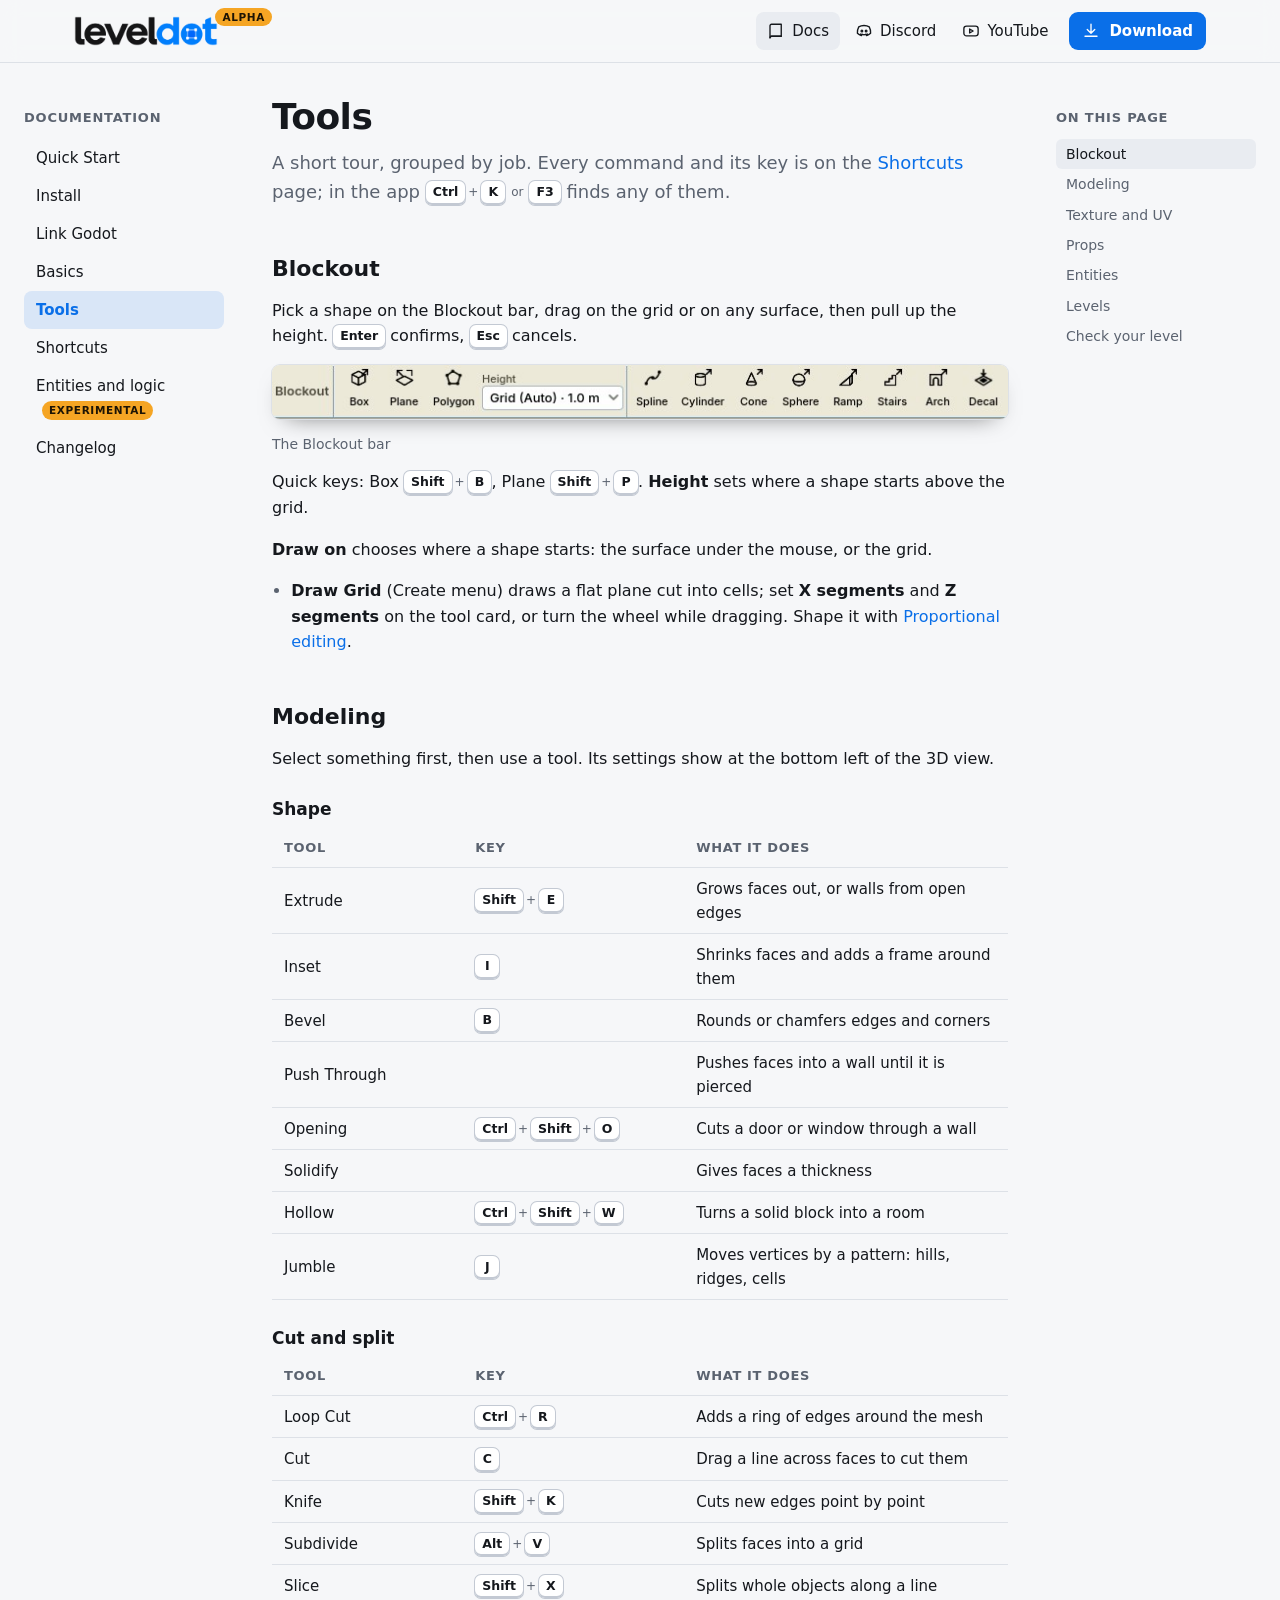
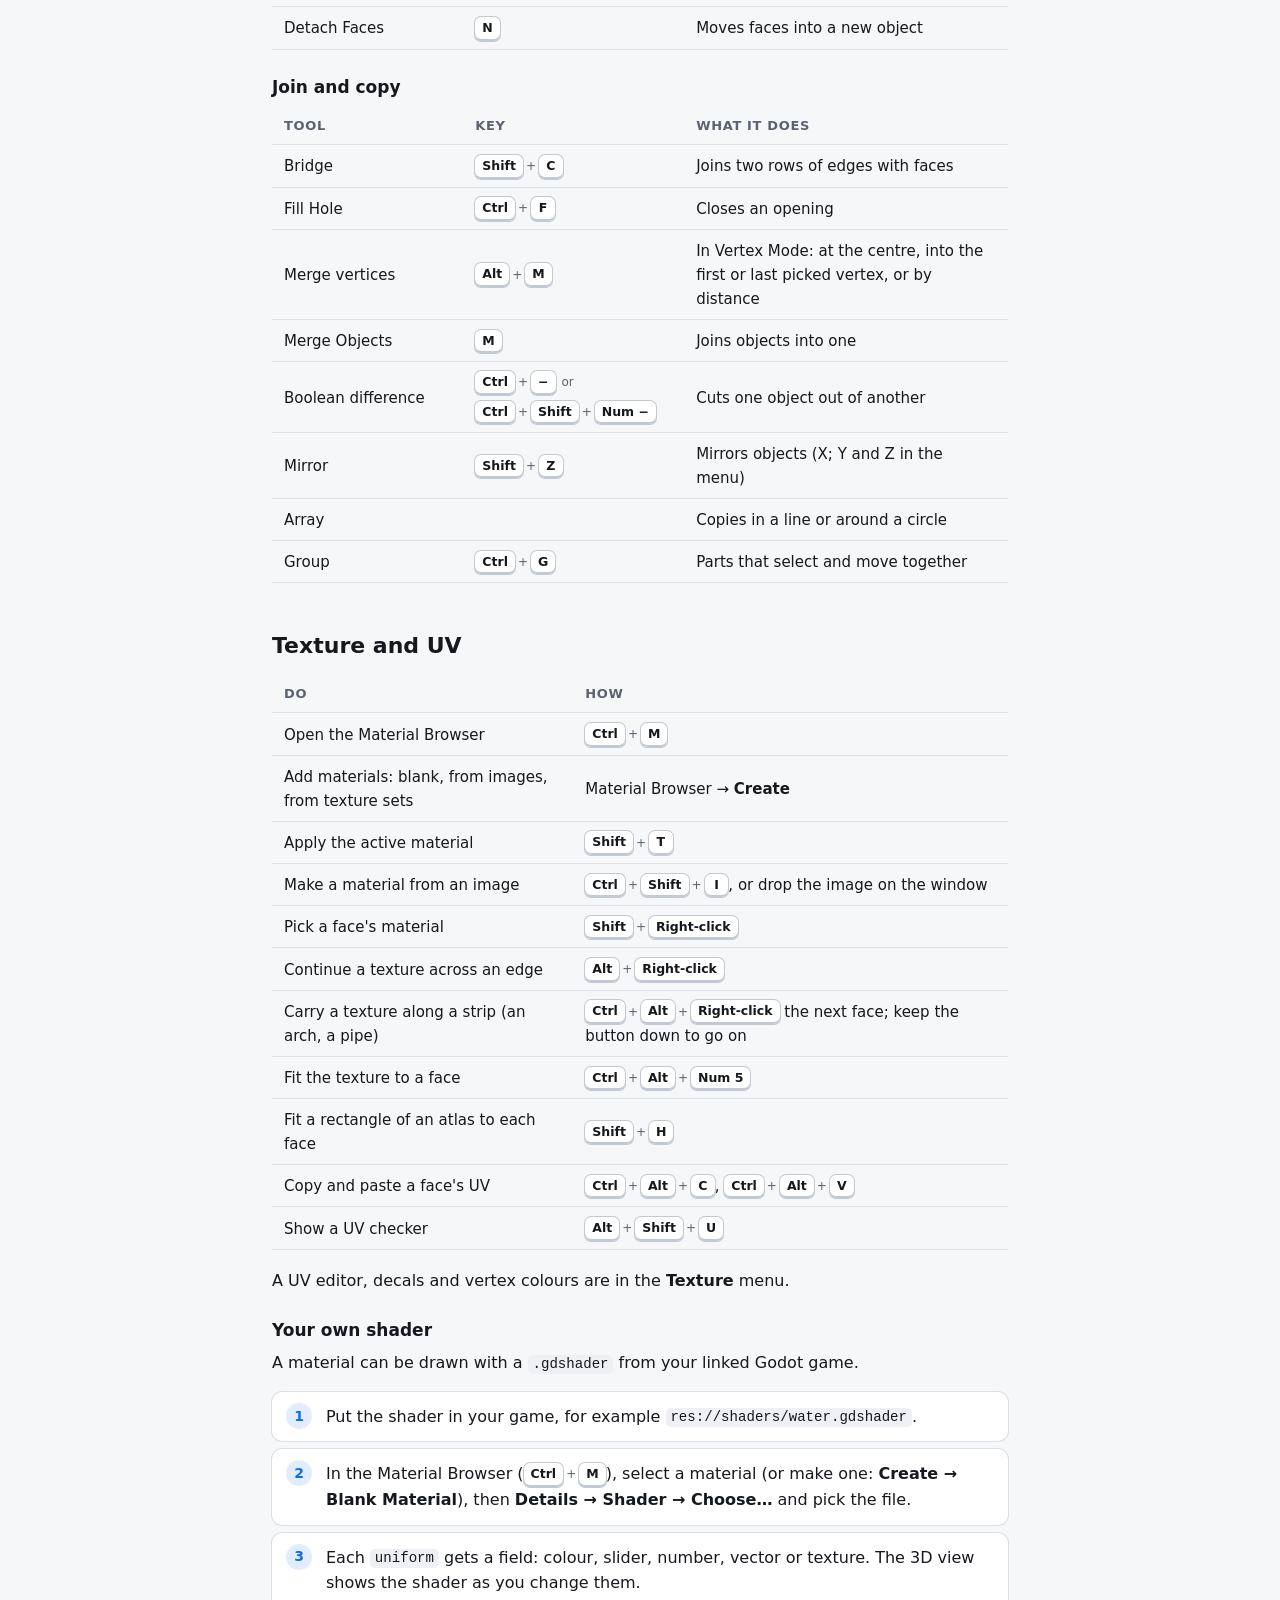
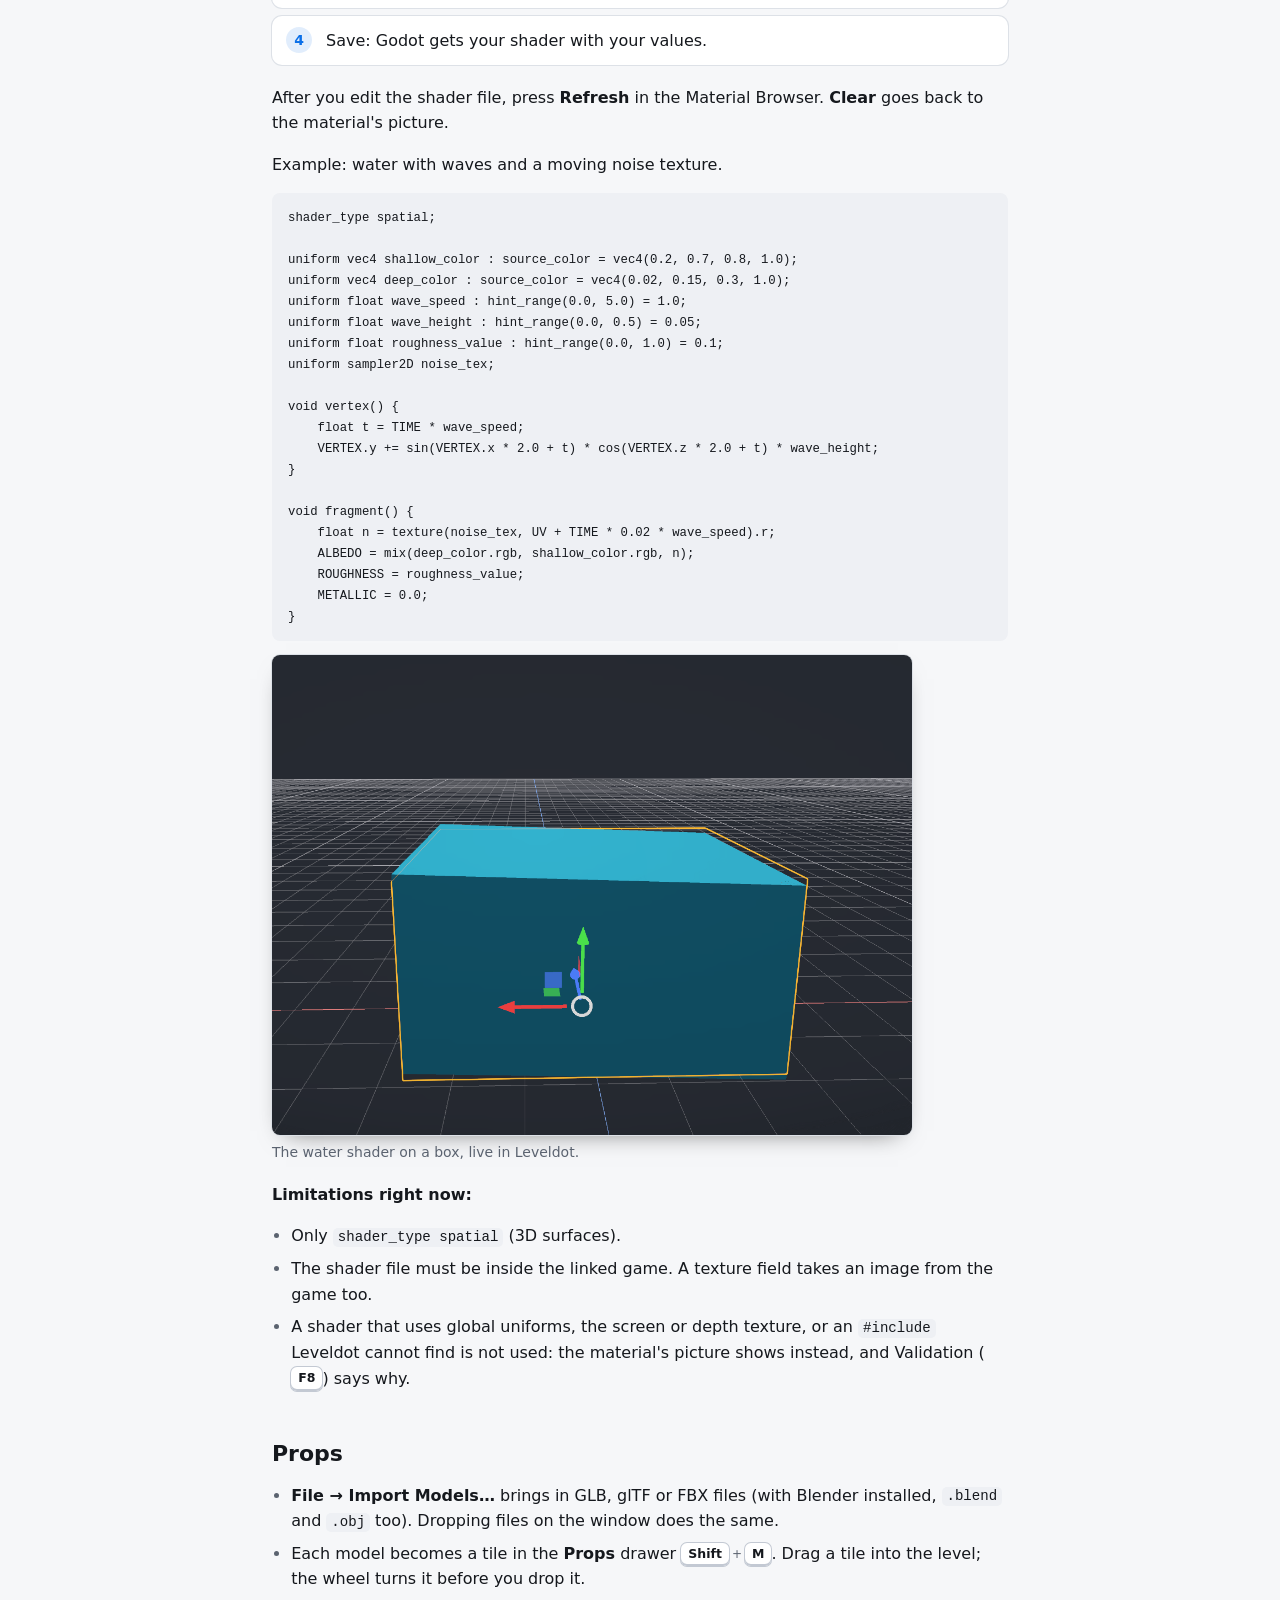
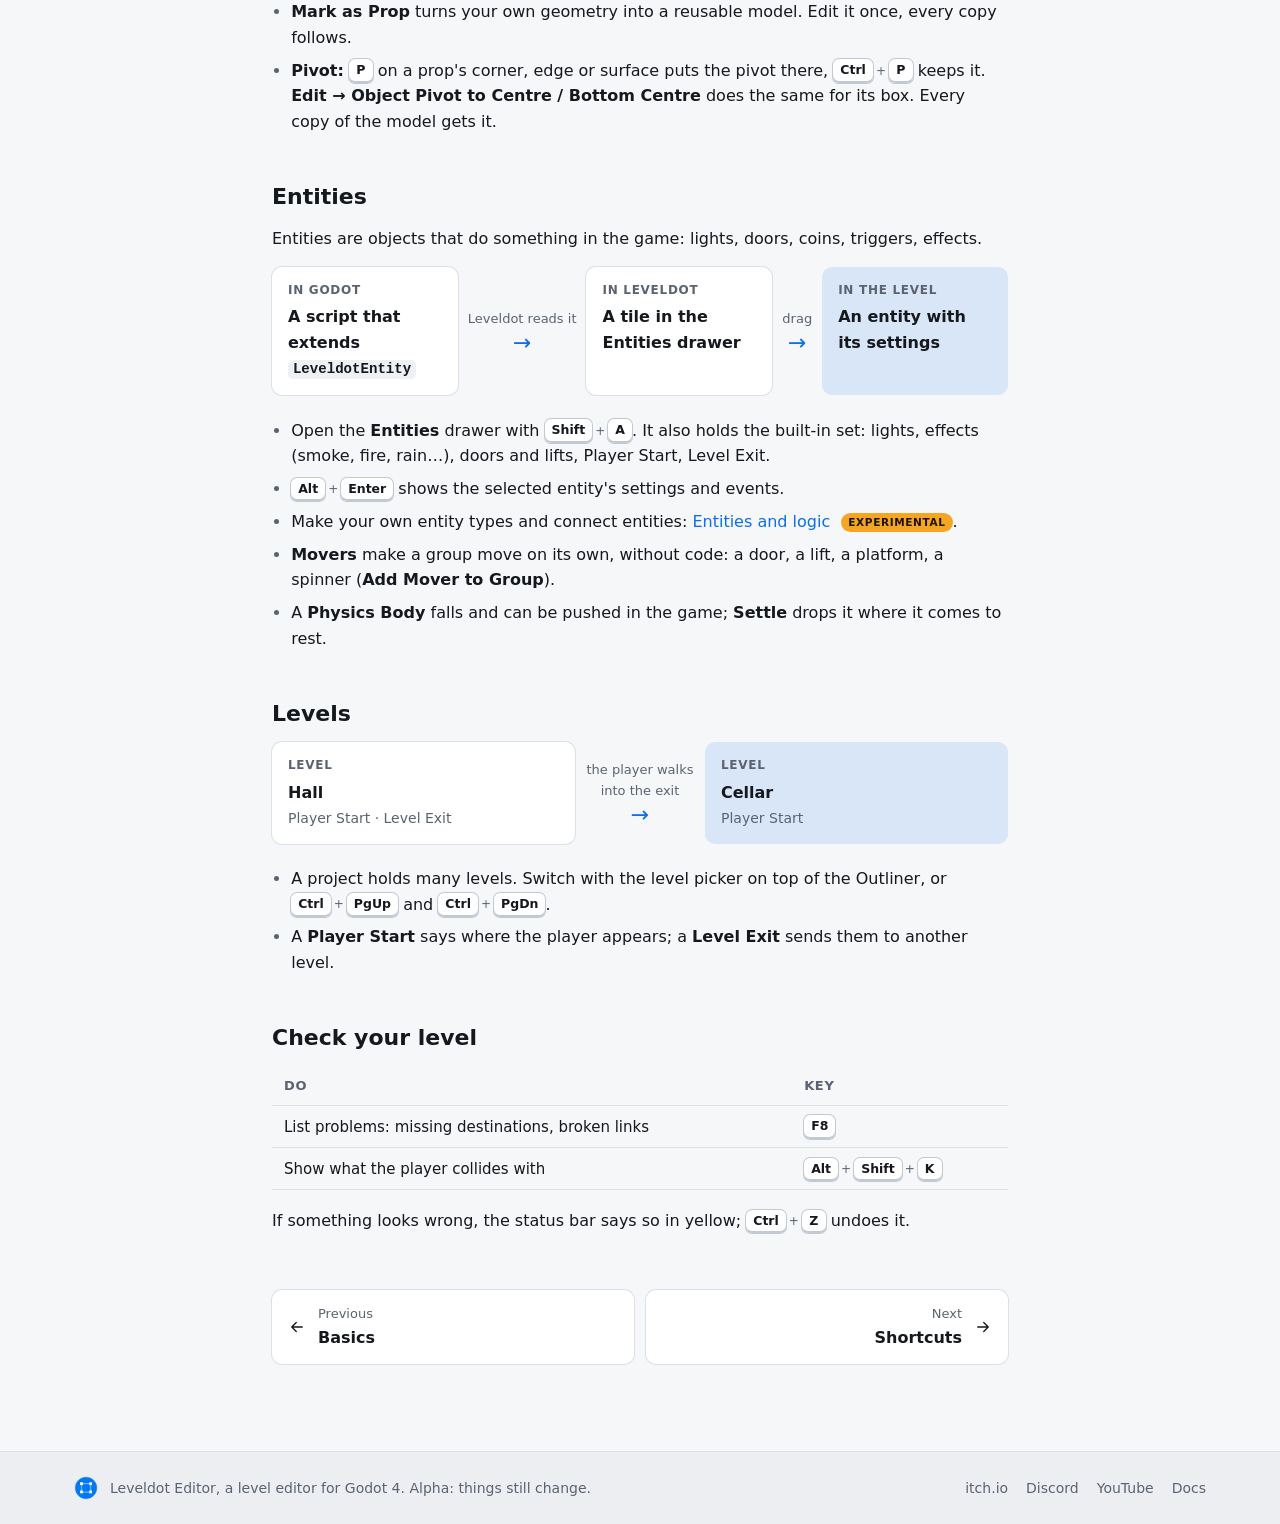
<file: site/docs/tools.html>
<!doctype html>
<html lang="en">
<head>
<meta charset="utf-8">
<meta name="viewport" content="width=device-width, initial-scale=1">
<title>Tools · Leveldot Docs</title>
<meta name="description" content="Leveldot Editor documentation: tools.">
<link rel="icon" href="../img/icon.png">
<link rel="stylesheet" href="../style.css?v=58ceeb0bc4">
</head>
<body class="docs">
<header class="top">
  <div class="top-inner">
    <a class="brand" href="../index.html" aria-label="Leveldot home, alpha">
      <picture>
        <source srcset="../img/logo-light.png" media="(prefers-color-scheme: light)">
        <img src="../img/logo-dark.png" alt="Leveldot" width="144" height="31">
      </picture>
      <span class="pill" aria-hidden="true">Alpha</span>
    </a>
    <nav class="top-nav" aria-label="Site">
      <a class="nav-link" href="../docs/index.html" aria-current="page"><svg class="icon" viewBox="0 0 24 24" aria-hidden="true" fill="none" stroke="currentColor" stroke-width="1.8" stroke-linecap="round" stroke-linejoin="round"><path d="M4 5a2 2 0 0 1 2-2h13v16H6a2 2 0 0 0-2 2V5Z"/><path d="M4 21a2 2 0 0 1 2-2h13"/></svg><span>Docs</span></a>
      <a class="nav-link" href="https://discord.gg/e3CdgVQxp" target="_blank" rel="noopener"><svg class="icon" viewBox="0 0 24 24" aria-hidden="true" fill="none" stroke="currentColor" stroke-width="1.8" stroke-linecap="round" stroke-linejoin="round"><path d="M5 6.5C7 5.2 9 4.6 12 4.6s5 .6 7 1.9c1.4 2.6 2 5.4 1.8 8.6-1.6 1.5-3.4 2.5-5.3 3l-1.1-1.9M5 6.5C3.6 9.1 3 11.9 3.2 15.1c1.6 1.5 3.4 2.5 5.3 3l1.1-1.9M7.5 16c2.9 1.3 6.1 1.3 9 0"/><circle cx="9.2" cy="12" r="1.1"/><circle cx="14.8" cy="12" r="1.1"/></svg><span>Discord</span></a>
      <a class="nav-link" href="https://www.youtube.com/@LeveldotEditor" target="_blank" rel="noopener"><svg class="icon" viewBox="0 0 24 24" aria-hidden="true" fill="none" stroke="currentColor" stroke-width="1.8" stroke-linecap="round" stroke-linejoin="round"><rect x="2.5" y="5.5" width="19" height="13" rx="3.5"/><path d="m10.2 9.3 4.6 2.7-4.6 2.7V9.3Z"/></svg><span>YouTube</span></a>
      <a class="button primary small" href="https://onur-c.itch.io/leveldot-editor" target="_blank" rel="noopener"><svg class="icon" viewBox="0 0 24 24" aria-hidden="true" fill="none" stroke="currentColor" stroke-width="1.8" stroke-linecap="round" stroke-linejoin="round"><path d="M12 3v12m0 0-5-5m5 5 5-5M4 19h16"/></svg><span>Download</span></a>
    </nav>
  </div>
</header>
<div class="docs-layout">
  <nav class="sidebar" aria-label="Documentation">
    <p class="side-title">Documentation</p>
    <a href="index.html">Quick Start</a>
    <a href="install.html">Install</a>
    <a href="link-godot.html">Link Godot</a>
    <a href="basics.html">Basics</a>
    <a href="tools.html" aria-current="page">Tools</a>
    <a href="shortcuts.html">Shortcuts</a>
    <a href="logic.html">Entities and logic <span class="tag-exp">Experimental</span></a>
    <a href="changelog.html">Changelog</a>
  </nav>
  <main class="doc page-tools" id="main">
    <h1>Tools</h1>
    <p class="lead">A short tour, grouped by job. Every command and its key is on the <a href="shortcuts.html">Shortcuts</a> page; in the app <span class="keys"><span class="combo"><kbd>Ctrl</kbd><span class="plus">+</span><kbd>K</kbd></span><span class="or">or</span><span class="combo"><kbd>F3</kbd></span></span> finds any of them.</p>
<h2 id="blockout">Blockout</h2>
<p>Pick a shape on the Blockout bar, drag on the grid or on any surface, then pull up the height. <span class="keys"><span class="combo"><kbd>Enter</kbd></span></span> confirms, <span class="keys"><span class="combo"><kbd>Esc</kbd></span></span> cancels.</p>
<figure class="ui-strip"><img src="../img/ui-blockout.jpg" alt="The Blockout bar: Box, Plane, Polygon, Height, Spline, Cylinder, Cone, Sphere, Ramp, Stairs, Arch, Decal" width="750" height="55" loading="lazy"><figcaption>The Blockout bar</figcaption></figure>

<p>Quick keys: Box <span class="keys"><span class="combo"><kbd>Shift</kbd><span class="plus">+</span><kbd>B</kbd></span></span>, Plane <span class="keys"><span class="combo"><kbd>Shift</kbd><span class="plus">+</span><kbd>P</kbd></span></span>. <strong>Height</strong> sets where a shape starts above the grid.</p>
<p><strong>Draw on</strong> chooses where a shape starts: the surface under the mouse, or the grid.</p>
<ul>
<li><strong>Draw Grid</strong> (Create menu) draws a flat plane cut into cells; set <strong>X segments</strong> and <strong>Z segments</strong> on the tool card, or turn the wheel while dragging. Shape it with <a href="basics.html#proportional-editing">Proportional editing</a>.</li>
</ul>
<h2 id="modeling">Modeling</h2>
<p>Select something first, then use a tool. Its settings show at the bottom left of the 3D view.</p>
<h3 id="shape">Shape</h3>
<table>
<thead>
<tr>
<th>Tool</th>
<th>Key</th>
<th>What it does</th>
</tr>
</thead>
<tbody>
<tr>
<td>Extrude</td>
<td><span class="keys"><span class="combo"><kbd>Shift</kbd><span class="plus">+</span><kbd>E</kbd></span></span></td>
<td>Grows faces out, or walls from open edges</td>
</tr>
<tr>
<td>Inset</td>
<td><span class="keys"><span class="combo"><kbd>I</kbd></span></span></td>
<td>Shrinks faces and adds a frame around them</td>
</tr>
<tr>
<td>Bevel</td>
<td><span class="keys"><span class="combo"><kbd>B</kbd></span></span></td>
<td>Rounds or chamfers edges and corners</td>
</tr>
<tr>
<td>Push Through</td>
<td></td>
<td>Pushes faces into a wall until it is pierced</td>
</tr>
<tr>
<td>Opening</td>
<td><span class="keys"><span class="combo"><kbd>Ctrl</kbd><span class="plus">+</span><kbd>Shift</kbd><span class="plus">+</span><kbd>O</kbd></span></span></td>
<td>Cuts a door or window through a wall</td>
</tr>
<tr>
<td>Solidify</td>
<td></td>
<td>Gives faces a thickness</td>
</tr>
<tr>
<td>Hollow</td>
<td><span class="keys"><span class="combo"><kbd>Ctrl</kbd><span class="plus">+</span><kbd>Shift</kbd><span class="plus">+</span><kbd>W</kbd></span></span></td>
<td>Turns a solid block into a room</td>
</tr>
<tr>
<td>Jumble</td>
<td><span class="keys"><span class="combo"><kbd>J</kbd></span></span></td>
<td>Moves vertices by a pattern: hills, ridges, cells</td>
</tr>
</tbody>
</table>
<h3 id="cut-and-split">Cut and split</h3>
<table>
<thead>
<tr>
<th>Tool</th>
<th>Key</th>
<th>What it does</th>
</tr>
</thead>
<tbody>
<tr>
<td>Loop Cut</td>
<td><span class="keys"><span class="combo"><kbd>Ctrl</kbd><span class="plus">+</span><kbd>R</kbd></span></span></td>
<td>Adds a ring of edges around the mesh</td>
</tr>
<tr>
<td>Cut</td>
<td><span class="keys"><span class="combo"><kbd>C</kbd></span></span></td>
<td>Drag a line across faces to cut them</td>
</tr>
<tr>
<td>Knife</td>
<td><span class="keys"><span class="combo"><kbd>Shift</kbd><span class="plus">+</span><kbd>K</kbd></span></span></td>
<td>Cuts new edges point by point</td>
</tr>
<tr>
<td>Subdivide</td>
<td><span class="keys"><span class="combo"><kbd>Alt</kbd><span class="plus">+</span><kbd>V</kbd></span></span></td>
<td>Splits faces into a grid</td>
</tr>
<tr>
<td>Slice</td>
<td><span class="keys"><span class="combo"><kbd>Shift</kbd><span class="plus">+</span><kbd>X</kbd></span></span></td>
<td>Splits whole objects along a line</td>
</tr>
<tr>
<td>Detach Faces</td>
<td><span class="keys"><span class="combo"><kbd>N</kbd></span></span></td>
<td>Moves faces into a new object</td>
</tr>
</tbody>
</table>
<h3 id="join-and-copy">Join and copy</h3>
<table>
<thead>
<tr>
<th>Tool</th>
<th>Key</th>
<th>What it does</th>
</tr>
</thead>
<tbody>
<tr>
<td>Bridge</td>
<td><span class="keys"><span class="combo"><kbd>Shift</kbd><span class="plus">+</span><kbd>C</kbd></span></span></td>
<td>Joins two rows of edges with faces</td>
</tr>
<tr>
<td>Fill Hole</td>
<td><span class="keys"><span class="combo"><kbd>Ctrl</kbd><span class="plus">+</span><kbd>F</kbd></span></span></td>
<td>Closes an opening</td>
</tr>
<tr>
<td>Merge vertices</td>
<td><span class="keys"><span class="combo"><kbd>Alt</kbd><span class="plus">+</span><kbd>M</kbd></span></span></td>
<td>In Vertex Mode: at the centre, into the first or last picked vertex, or by distance</td>
</tr>
<tr>
<td>Merge Objects</td>
<td><span class="keys"><span class="combo"><kbd>M</kbd></span></span></td>
<td>Joins objects into one</td>
</tr>
<tr>
<td>Boolean difference</td>
<td><span class="keys"><span class="combo"><kbd>Ctrl</kbd><span class="plus">+</span><kbd>−</kbd></span><span class="or">or</span><span class="combo"><kbd>Ctrl</kbd><span class="plus">+</span><kbd>Shift</kbd><span class="plus">+</span><kbd>Num −</kbd></span></span></td>
<td>Cuts one object out of another</td>
</tr>
<tr>
<td>Mirror</td>
<td><span class="keys"><span class="combo"><kbd>Shift</kbd><span class="plus">+</span><kbd>Z</kbd></span></span></td>
<td>Mirrors objects (X; Y and Z in the menu)</td>
</tr>
<tr>
<td>Array</td>
<td></td>
<td>Copies in a line or around a circle</td>
</tr>
<tr>
<td>Group</td>
<td><span class="keys"><span class="combo"><kbd>Ctrl</kbd><span class="plus">+</span><kbd>G</kbd></span></span></td>
<td>Parts that select and move together</td>
</tr>
</tbody>
</table>
<h2 id="texture-and-uv">Texture and UV</h2>
<table>
<thead>
<tr>
<th>Do</th>
<th>How</th>
</tr>
</thead>
<tbody>
<tr>
<td>Open the Material Browser</td>
<td><span class="keys"><span class="combo"><kbd>Ctrl</kbd><span class="plus">+</span><kbd>M</kbd></span></span></td>
</tr>
<tr>
<td>Add materials: blank, from images, from texture sets</td>
<td>Material Browser → <strong>Create</strong></td>
</tr>
<tr>
<td>Apply the active material</td>
<td><span class="keys"><span class="combo"><kbd>Shift</kbd><span class="plus">+</span><kbd>T</kbd></span></span></td>
</tr>
<tr>
<td>Make a material from an image</td>
<td><span class="keys"><span class="combo"><kbd>Ctrl</kbd><span class="plus">+</span><kbd>Shift</kbd><span class="plus">+</span><kbd>I</kbd></span></span>, or drop the image on the window</td>
</tr>
<tr>
<td>Pick a face's material</td>
<td><span class="keys"><span class="combo"><kbd>Shift</kbd><span class="plus">+</span><kbd>Right-click</kbd></span></span></td>
</tr>
<tr>
<td>Continue a texture across an edge</td>
<td><span class="keys"><span class="combo"><kbd>Alt</kbd><span class="plus">+</span><kbd>Right-click</kbd></span></span></td>
</tr>
<tr>
<td>Carry a texture along a strip (an arch, a pipe)</td>
<td><span class="keys"><span class="combo"><kbd>Ctrl</kbd><span class="plus">+</span><kbd>Alt</kbd><span class="plus">+</span><kbd>Right-click</kbd></span></span> the next face; keep the button down to go on</td>
</tr>
<tr>
<td>Fit the texture to a face</td>
<td><span class="keys"><span class="combo"><kbd>Ctrl</kbd><span class="plus">+</span><kbd>Alt</kbd><span class="plus">+</span><kbd>Num 5</kbd></span></span></td>
</tr>
<tr>
<td>Fit a rectangle of an atlas to each face</td>
<td><span class="keys"><span class="combo"><kbd>Shift</kbd><span class="plus">+</span><kbd>H</kbd></span></span></td>
</tr>
<tr>
<td>Copy and paste a face's UV</td>
<td><span class="keys"><span class="combo"><kbd>Ctrl</kbd><span class="plus">+</span><kbd>Alt</kbd><span class="plus">+</span><kbd>C</kbd></span></span>, <span class="keys"><span class="combo"><kbd>Ctrl</kbd><span class="plus">+</span><kbd>Alt</kbd><span class="plus">+</span><kbd>V</kbd></span></span></td>
</tr>
<tr>
<td>Show a UV checker</td>
<td><span class="keys"><span class="combo"><kbd>Alt</kbd><span class="plus">+</span><kbd>Shift</kbd><span class="plus">+</span><kbd>U</kbd></span></span></td>
</tr>
</tbody>
</table>
<p>A UV editor, decals and vertex colours are in the <strong>Texture</strong> menu.</p>
<h3 id="your-own-shader">Your own shader</h3>
<p>A material can be drawn with a <code>.gdshader</code> from your linked Godot game.</p>
<ol>
<li>Put the shader in your game, for example <code>res://shaders/water.gdshader</code>.</li>
<li>In the Material Browser (<span class="keys"><span class="combo"><kbd>Ctrl</kbd><span class="plus">+</span><kbd>M</kbd></span></span>), select a material (or make one: <strong>Create → Blank Material</strong>), then <strong>Details → Shader → Choose…</strong> and pick the file.</li>
<li>Each <code>uniform</code> gets a field: colour, slider, number, vector or texture. The 3D view shows the shader as you change them.</li>
<li>Save: Godot gets your shader with your values.</li>
</ol>
<p>After you edit the shader file, press <strong>Refresh</strong> in the Material Browser. <strong>Clear</strong> goes back to the material's picture.</p>
<p>Example: water with waves and a moving noise texture.</p>
<pre><code class="language-glsl">shader_type spatial;

uniform vec4 shallow_color : source_color = vec4(0.2, 0.7, 0.8, 1.0);
uniform vec4 deep_color : source_color = vec4(0.02, 0.15, 0.3, 1.0);
uniform float wave_speed : hint_range(0.0, 5.0) = 1.0;
uniform float wave_height : hint_range(0.0, 0.5) = 0.05;
uniform float roughness_value : hint_range(0.0, 1.0) = 0.1;
uniform sampler2D noise_tex;

void vertex() {
    float t = TIME * wave_speed;
    VERTEX.y += sin(VERTEX.x * 2.0 + t) * cos(VERTEX.z * 2.0 + t) * wave_height;
}

void fragment() {
    float n = texture(noise_tex, UV + TIME * 0.02 * wave_speed).r;
    ALBEDO = mix(deep_color.rgb, shallow_color.rgb, n);
    ROUGHNESS = roughness_value;
    METALLIC = 0.0;
}
</code></pre>
<figure class="shader-demo"><img src="../img/shader-water.gif" alt="A box drawn with the water shader in the Leveldot 3D view" width="1160" height="870" loading="lazy"><figcaption>The water shader on a box, live in Leveldot.</figcaption></figure>

<p><strong>Limitations right now:</strong></p>
<ul>
<li>Only <code>shader_type spatial</code> (3D surfaces).</li>
<li>The shader file must be inside the linked game. A texture field takes an image from the game too.</li>
<li>A shader that uses global uniforms, the screen or depth texture, or an <code>#include</code> Leveldot cannot find is not used: the material's picture shows instead, and Validation (<span class="keys"><span class="combo"><kbd>F8</kbd></span></span>) says why.</li>
</ul>
<h2 id="props">Props</h2>
<ul>
<li><strong>File → Import Models…</strong> brings in GLB, glTF or FBX files (with Blender installed, <code>.blend</code> and <code>.obj</code> too). Dropping files on the window does the same.</li>
<li>Each model becomes a tile in the <strong>Props</strong> drawer <span class="keys"><span class="combo"><kbd>Shift</kbd><span class="plus">+</span><kbd>M</kbd></span></span>. Drag a tile into the level; the wheel turns it before you drop it.</li>
<li><strong>Mark as Prop</strong> turns your own geometry into a reusable model. Edit it once, every copy follows.</li>
<li><strong>Pivot:</strong> <span class="keys"><span class="combo"><kbd>P</kbd></span></span> on a prop's corner, edge or surface puts the pivot there, <span class="keys"><span class="combo"><kbd>Ctrl</kbd><span class="plus">+</span><kbd>P</kbd></span></span> keeps it. <strong>Edit → Object Pivot to Centre / Bottom Centre</strong> does the same for its box. Every copy of the model gets it.</li>
</ul>
<h2 id="entities">Entities</h2>
<p>Entities are objects that do something in the game: lights, doors, coins, triggers, effects.</p>
<div class="flow">
  <div class="node"><p class="node-kicker">In Godot</p><p class="node-title">A script that extends <code>LeveldotEntity</code></p></div>
  <div class="edge"><span>Leveldot reads it</span></div>
  <div class="node"><p class="node-kicker">In Leveldot</p><p class="node-title">A tile in the Entities drawer</p></div>
  <div class="edge"><span>drag</span></div>
  <div class="node accent"><p class="node-kicker">In the level</p><p class="node-title">An entity with its settings</p></div>
</div>

<ul>
<li>Open the <strong>Entities</strong> drawer with <span class="keys"><span class="combo"><kbd>Shift</kbd><span class="plus">+</span><kbd>A</kbd></span></span>. It also holds the built-in set: lights, effects (smoke, fire, rain…), doors and lifts, Player Start, Level Exit.</li>
<li><span class="keys"><span class="combo"><kbd>Alt</kbd><span class="plus">+</span><kbd>Enter</kbd></span></span> shows the selected entity's settings and events.</li>
<li>Make your own entity types and connect entities: <a href="logic.html">Entities and logic</a> <span class="tag-exp">Experimental</span>.</li>
<li><strong>Movers</strong> make a group move on its own, without code: a door, a lift, a platform, a spinner (<strong>Add Mover to Group</strong>).</li>
<li>A <strong>Physics Body</strong> falls and can be pushed in the game; <strong>Settle</strong> drops it where it comes to rest.</li>
</ul>
<h2 id="levels">Levels</h2>
<div class="flow">
  <div class="node"><p class="node-kicker">Level</p><p class="node-title">Hall</p><p class="node-text">Player Start · Level Exit</p></div>
  <div class="edge"><span>the player walks into the exit</span></div>
  <div class="node accent"><p class="node-kicker">Level</p><p class="node-title">Cellar</p><p class="node-text">Player Start</p></div>
</div>

<ul>
<li>A project holds many levels. Switch with the level picker on top of the Outliner, or <span class="keys"><span class="combo"><kbd>Ctrl</kbd><span class="plus">+</span><kbd>PgUp</kbd></span></span> and <span class="keys"><span class="combo"><kbd>Ctrl</kbd><span class="plus">+</span><kbd>PgDn</kbd></span></span>.</li>
<li>A <strong>Player Start</strong> says where the player appears; a <strong>Level Exit</strong> sends them to another level.</li>
</ul>
<h2 id="check-your-level">Check your level</h2>
<table>
<thead>
<tr>
<th>Do</th>
<th>Key</th>
</tr>
</thead>
<tbody>
<tr>
<td>List problems: missing destinations, broken links</td>
<td><span class="keys"><span class="combo"><kbd>F8</kbd></span></span></td>
</tr>
<tr>
<td>Show what the player collides with</td>
<td><span class="keys"><span class="combo"><kbd>Alt</kbd><span class="plus">+</span><kbd>Shift</kbd><span class="plus">+</span><kbd>K</kbd></span></span></td>
</tr>
</tbody>
</table>
<p>If something looks wrong, the status bar says so in yellow; <span class="keys"><span class="combo"><kbd>Ctrl</kbd><span class="plus">+</span><kbd>Z</kbd></span></span> undoes it.</p>
    <nav class="pager" aria-label="Pages"><a class="pager-prev" href="basics.html"><svg class="icon" viewBox="0 0 24 24" aria-hidden="true" fill="none" stroke="currentColor" stroke-width="1.8" stroke-linecap="round" stroke-linejoin="round"><path d="M19 12H5m0 0 6-6m-6 6 6 6"/></svg><span><small>Previous</small>Basics</span></a><a class="pager-next" href="shortcuts.html"><span><small>Next</small>Shortcuts</span><svg class="icon" viewBox="0 0 24 24" aria-hidden="true" fill="none" stroke="currentColor" stroke-width="1.8" stroke-linecap="round" stroke-linejoin="round"><path d="M5 12h14m0 0-6-6m6 6-6 6"/></svg></a></nav>
  </main>
  <aside class="toc"><p class="toc-title">On this page</p><ul><li><a href="#blockout">Blockout</a></li><li><a href="#modeling">Modeling</a></li><li><a href="#texture-and-uv">Texture and UV</a></li><li><a href="#props">Props</a></li><li><a href="#entities">Entities</a></li><li><a href="#levels">Levels</a></li><li><a href="#check-your-level">Check your level</a></li></ul></aside>
</div>
<footer class="foot">
  <div class="foot-inner">
    <img src="../img/icon.png" alt="" width="24" height="24">
    <span>Leveldot Editor, a level editor for Godot 4. Alpha: things still change.</span>
    <nav aria-label="Elsewhere">
      <a href="https://onur-c.itch.io/leveldot-editor" target="_blank" rel="noopener">itch.io</a>
      <a href="https://discord.gg/e3CdgVQxp" target="_blank" rel="noopener">Discord</a>
      <a href="https://www.youtube.com/@LeveldotEditor" target="_blank" rel="noopener">YouTube</a>
      <a href="../docs/index.html">Docs</a>
    </nav>
  </div>
</footer>
<script src="../docs.js?v=671ac3d521"></script>
</body>
</html>
</file>
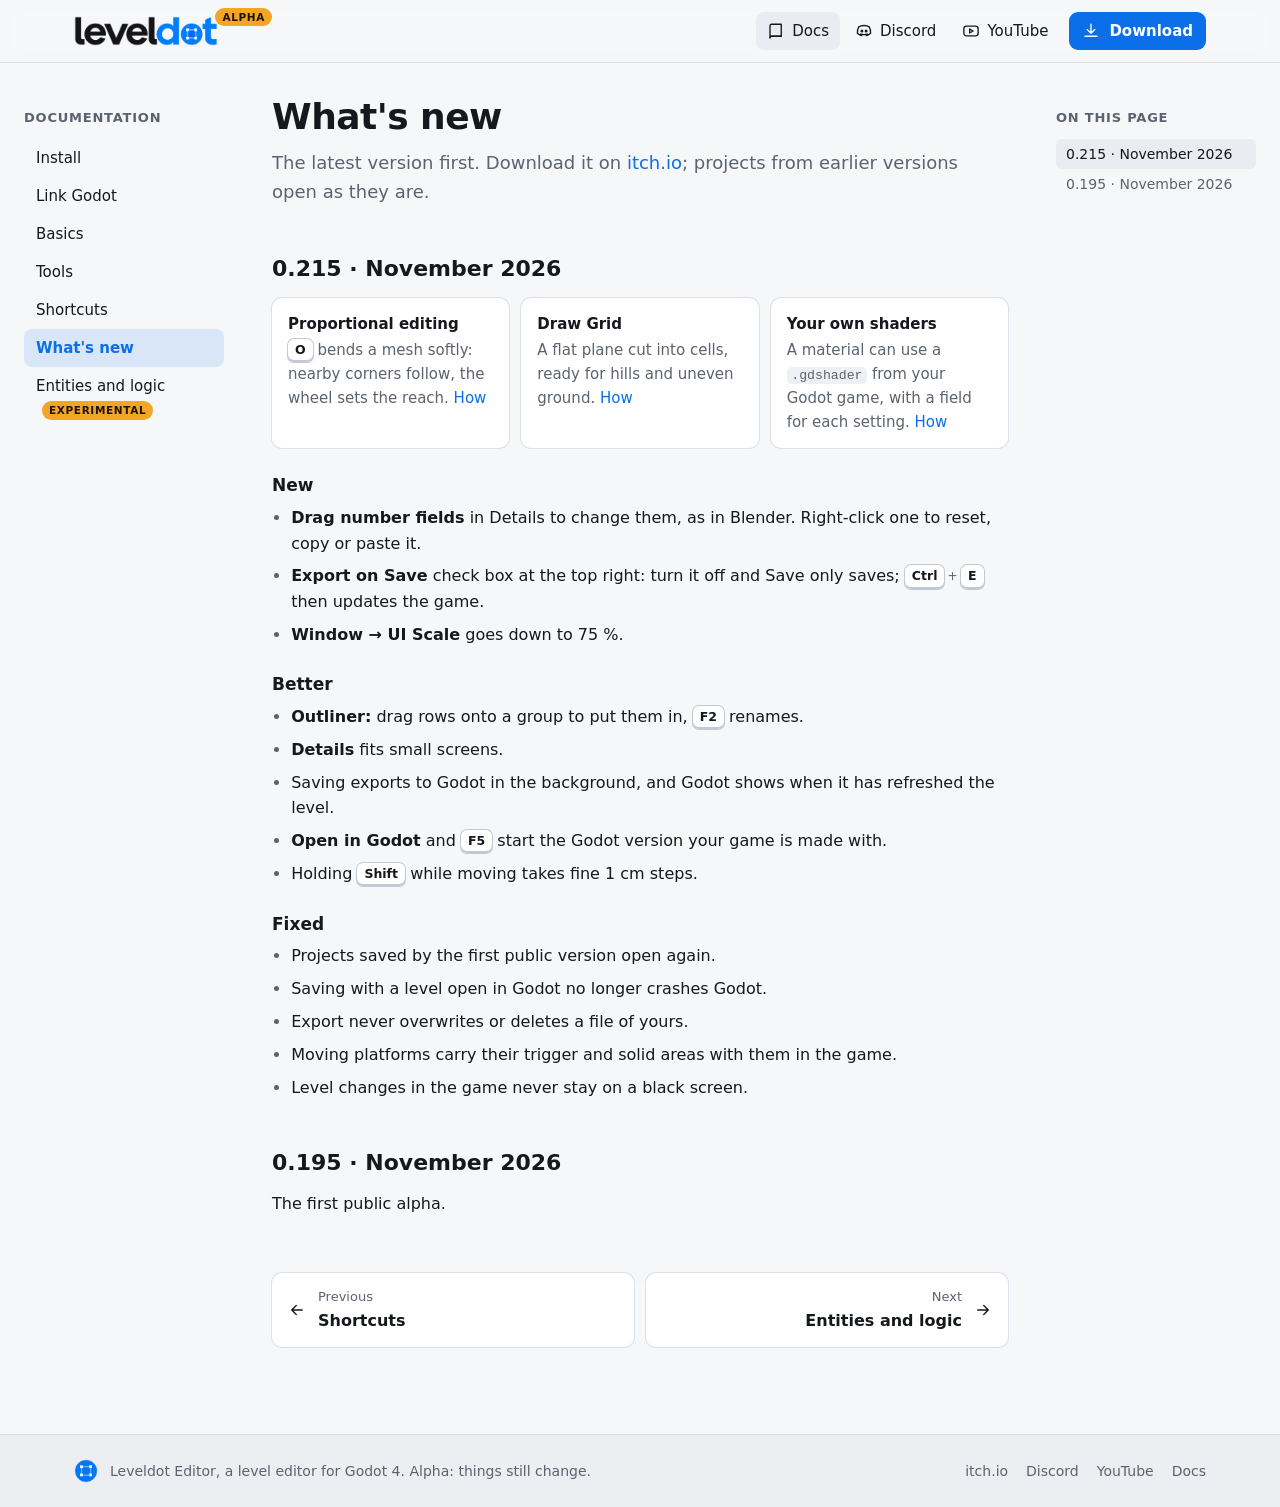
<file: site/docs/whats-new.html>
<!doctype html>
<html lang="en">
<head>
<meta charset="utf-8">
<meta name="viewport" content="width=device-width, initial-scale=1">
<title>What&#x27;s new · Leveldot Docs</title>
<meta name="description" content="Leveldot Editor documentation: what&#x27;s new.">
<link rel="icon" href="../img/icon.png">
<link rel="stylesheet" href="../style.css?v=c3931f06c8">
</head>
<body class="docs">
<header class="top">
  <div class="top-inner">
    <a class="brand" href="../index.html" aria-label="Leveldot home, alpha">
      <picture>
        <source srcset="../img/logo-light.png" media="(prefers-color-scheme: light)">
        <img src="../img/logo-dark.png" alt="Leveldot" width="144" height="31">
      </picture>
      <span class="pill" aria-hidden="true">Alpha</span>
    </a>
    <nav class="top-nav" aria-label="Site">
      <a class="nav-link" href="../docs/index.html" aria-current="page"><svg class="icon" viewBox="0 0 24 24" aria-hidden="true" fill="none" stroke="currentColor" stroke-width="1.8" stroke-linecap="round" stroke-linejoin="round"><path d="M4 5a2 2 0 0 1 2-2h13v16H6a2 2 0 0 0-2 2V5Z"/><path d="M4 21a2 2 0 0 1 2-2h13"/></svg><span>Docs</span></a>
      <a class="nav-link" href="https://discord.gg/e3CdgVQxp" target="_blank" rel="noopener"><svg class="icon" viewBox="0 0 24 24" aria-hidden="true" fill="none" stroke="currentColor" stroke-width="1.8" stroke-linecap="round" stroke-linejoin="round"><path d="M5 6.5C7 5.2 9 4.6 12 4.6s5 .6 7 1.9c1.4 2.6 2 5.4 1.8 8.6-1.6 1.5-3.4 2.5-5.3 3l-1.1-1.9M5 6.5C3.6 9.1 3 11.9 3.2 15.1c1.6 1.5 3.4 2.5 5.3 3l1.1-1.9M7.5 16c2.9 1.3 6.1 1.3 9 0"/><circle cx="9.2" cy="12" r="1.1"/><circle cx="14.8" cy="12" r="1.1"/></svg><span>Discord</span></a>
      <a class="nav-link" href="https://www.youtube.com/@LeveldotEditor" target="_blank" rel="noopener"><svg class="icon" viewBox="0 0 24 24" aria-hidden="true" fill="none" stroke="currentColor" stroke-width="1.8" stroke-linecap="round" stroke-linejoin="round"><rect x="2.5" y="5.5" width="19" height="13" rx="3.5"/><path d="m10.2 9.3 4.6 2.7-4.6 2.7V9.3Z"/></svg><span>YouTube</span></a>
      <a class="button primary small" href="https://onur-c.itch.io/leveldot-editor" target="_blank" rel="noopener"><svg class="icon" viewBox="0 0 24 24" aria-hidden="true" fill="none" stroke="currentColor" stroke-width="1.8" stroke-linecap="round" stroke-linejoin="round"><path d="M12 3v12m0 0-5-5m5 5 5-5M4 19h16"/></svg><span>Download</span></a>
    </nav>
  </div>
</header>
<div class="docs-layout">
  <nav class="sidebar" aria-label="Documentation">
    <p class="side-title">Documentation</p>
    <a href="index.html">Install</a>
    <a href="link-godot.html">Link Godot</a>
    <a href="basics.html">Basics</a>
    <a href="tools.html">Tools</a>
    <a href="shortcuts.html">Shortcuts</a>
    <a href="whats-new.html" aria-current="page">What&#x27;s new</a>
    <a href="logic.html">Entities and logic <span class="tag-exp">Experimental</span></a>
  </nav>
  <main class="doc page-whats-new" id="main">
    <h1>What&#x27;s new</h1>
    <p class="lead">The latest version first. Download it on <a href="https://onur-c.itch.io/leveldot-editor">itch.io</a>; projects from earlier versions open as they are.</p>
<h2 id="0215-november-2026">0.215 · November 2026</h2>
<div class="cards three">
  <div class="card"><p class="card-title">Proportional editing</p><p><span class="keys"><span class="combo"><kbd>O</kbd></span></span> bends a mesh softly: nearby corners follow, the wheel sets the reach. <a href="basics.html#proportional-editing">How</a></p></div>
  <div class="card"><p class="card-title">Draw Grid</p><p>A flat plane cut into cells, ready for hills and uneven ground. <a href="tools.html#blockout">How</a></p></div>
  <div class="card"><p class="card-title">Your own shaders</p><p>A material can use a <code>.gdshader</code> from your Godot game, with a field for each setting. <a href="tools.html#your-own-shader">How</a></p></div>
</div>

<h3 id="new">New</h3>
<ul>
<li><strong>Drag number fields</strong> in Details to change them, as in Blender. Right-click one to reset, copy or paste it.</li>
<li><strong>Export on Save</strong> check box at the top right: turn it off and Save only saves; <span class="keys"><span class="combo"><kbd>Ctrl</kbd><span class="plus">+</span><kbd>E</kbd></span></span> then updates the game.</li>
<li><strong>Window → UI Scale</strong> goes down to 75 %.</li>
</ul>
<h3 id="better">Better</h3>
<ul>
<li><strong>Outliner:</strong> drag rows onto a group to put them in, <span class="keys"><span class="combo"><kbd>F2</kbd></span></span> renames.</li>
<li><strong>Details</strong> fits small screens.</li>
<li>Saving exports to Godot in the background, and Godot shows when it has refreshed the level.</li>
<li><strong>Open in Godot</strong> and <span class="keys"><span class="combo"><kbd>F5</kbd></span></span> start the Godot version your game is made with.</li>
<li>Holding <span class="keys"><span class="combo"><kbd>Shift</kbd></span></span> while moving takes fine 1 cm steps.</li>
</ul>
<h3 id="fixed">Fixed</h3>
<ul>
<li>Projects saved by the first public version open again.</li>
<li>Saving with a level open in Godot no longer crashes Godot.</li>
<li>Export never overwrites or deletes a file of yours.</li>
<li>Moving platforms carry their trigger and solid areas with them in the game.</li>
<li>Level changes in the game never stay on a black screen.</li>
</ul>
<h2 id="0195-november-2026">0.195 · November 2026</h2>
<p>The first public alpha.</p>
    <nav class="pager" aria-label="Pages"><a class="pager-prev" href="shortcuts.html"><svg class="icon" viewBox="0 0 24 24" aria-hidden="true" fill="none" stroke="currentColor" stroke-width="1.8" stroke-linecap="round" stroke-linejoin="round"><path d="M19 12H5m0 0 6-6m-6 6 6 6"/></svg><span><small>Previous</small>Shortcuts</span></a><a class="pager-next" href="logic.html"><span><small>Next</small>Entities and logic</span><svg class="icon" viewBox="0 0 24 24" aria-hidden="true" fill="none" stroke="currentColor" stroke-width="1.8" stroke-linecap="round" stroke-linejoin="round"><path d="M5 12h14m0 0-6-6m6 6-6 6"/></svg></a></nav>
  </main>
  <aside class="toc"><p class="toc-title">On this page</p><ul><li><a href="#0215-november-2026">0.215 · November 2026</a></li><li><a href="#0195-november-2026">0.195 · November 2026</a></li></ul></aside>
</div>
<footer class="foot">
  <div class="foot-inner">
    <img src="../img/icon.png" alt="" width="24" height="24">
    <span>Leveldot Editor, a level editor for Godot 4. Alpha: things still change.</span>
    <nav aria-label="Elsewhere">
      <a href="https://onur-c.itch.io/leveldot-editor" target="_blank" rel="noopener">itch.io</a>
      <a href="https://discord.gg/e3CdgVQxp" target="_blank" rel="noopener">Discord</a>
      <a href="https://www.youtube.com/@LeveldotEditor" target="_blank" rel="noopener">YouTube</a>
      <a href="../docs/index.html">Docs</a>
    </nav>
  </div>
</footer>
<script src="../docs.js?v=671ac3d521"></script>
</body>
</html>
</file>
<file: site/style.css>
/* Leveldot site. Dark by default like the editor; light when the system asks for it. */
:root {
  --bg: #121418;
  --bg-raised: #1a1d23;
  --bg-sunken: #0d0f12;
  --fill: #23272f;
  --fill-hover: #2c313a;
  --line: #2a2e36;
  --text: #e8eaee;
  --text-muted: #9aa1ad;
  --accent: #1a82ff;
  --accent-hover: #3d95ff;
  --accent-ink: #ffffff;
  --accent-soft: rgba(26, 130, 255, 0.16);
  --pill: #f5a524;
  --pill-ink: #1d1404;
  --key-bg: #2a2f38;
  --key-edge: #0b0d10;
  --code-bg: #1f232a;
  --radius: 10px;
  --max: 1180px;
  --font: "Inter", "Segoe UI", system-ui, -apple-system, Roboto, sans-serif;
  --mono: "Cascadia Code", "JetBrains Mono", Consolas, ui-monospace, monospace;
  color-scheme: dark;
}
@media (prefers-color-scheme: light) {
  :root {
    --bg: #f6f7f9;
    --bg-raised: #ffffff;
    --bg-sunken: #eceef2;
    --fill: #e9ecf1;
    --fill-hover: #dfe3ea;
    --line: #dde1e7;
    --text: #15181d;
    --text-muted: #5b6370;
    --accent: #0a6fe8;
    --accent-hover: #075bc0;
    --accent-soft: rgba(10, 111, 232, 0.12);
    --key-bg: #ffffff;
    --key-edge: #c3c9d3;
    --code-bg: #eef0f4;
    color-scheme: light;
  }
}

* { box-sizing: border-box; }
[hidden] { display: none !important; }
html { scroll-padding-top: 76px; }
body {
  margin: 0;
  background: var(--bg);
  color: var(--text);
  font: 16px/1.6 var(--font);
  -webkit-font-smoothing: antialiased;
}
img { max-width: 100%; height: auto; display: block; }
a { color: var(--accent); text-decoration: none; }
a:hover { text-decoration: underline; }
a:focus-visible, button:focus-visible, input:focus-visible, summary:focus-visible { outline: 2px solid var(--accent); outline-offset: 2px; border-radius: 6px; }
h1, h2, h3 { line-height: 1.25; margin: 0 0 .5em; }
code, kbd { font-family: var(--mono); font-size: .88em; font-variant-ligatures: none; }
code { background: var(--code-bg); padding: .1em .35em; border-radius: 5px; }
kbd {
  display: inline-block; min-width: 1.9em; text-align: center;
  font: 600 12.5px/1 var(--font);
  background: var(--key-bg); color: var(--text);
  padding: 5px 7px 6px; border-radius: 6px;
  box-shadow: inset 0 -2px 0 var(--key-edge), 0 0 0 1px var(--key-edge);
  white-space: nowrap; vertical-align: 1px;
}
.keys { display: inline-flex; flex-wrap: wrap; align-items: center; gap: 6px; vertical-align: middle; }
.combo { display: inline-flex; align-items: center; gap: 3px; white-space: nowrap; }
.plus, .or { color: var(--text-muted); font-size: 12px; }
.muted { color: var(--text-muted); }
.visually-hidden { position: absolute; width: 1px; height: 1px; overflow: hidden; clip: rect(0 0 0 0); white-space: nowrap; }

.icon { width: 18px; height: 18px; flex: none; }
.icon.big { width: 28px; height: 28px; }

/* ---- header */
.top {
  position: sticky; top: 0; z-index: 10;
  background: color-mix(in srgb, var(--bg) 88%, transparent);
  backdrop-filter: blur(10px);
  box-shadow: 0 1px 0 var(--line);
}
.top-inner {
  max-width: var(--max); margin: 0 auto; padding: 12px 24px;
  display: flex; align-items: center; justify-content: space-between; gap: 16px;
}
.brand { position: relative; display: inline-block; padding: 8px 54px 0 0; margin-top: -8px; }
.brand:hover { text-decoration: none; }
.brand img { width: 144px; height: auto; }
.pill {
  position: absolute; top: 0; right: 0;
  background: var(--pill); color: var(--pill-ink);
  font: 700 10.5px/1 var(--font); letter-spacing: .06em; text-transform: uppercase;
  padding: 4px 7px; border-radius: 999px;
}
.tag-exp {
  display: inline-block; vertical-align: middle; margin-left: 6px;
  background: var(--pill); color: var(--pill-ink);
  font: 700 10.5px/1 var(--font); letter-spacing: .06em; text-transform: uppercase;
  padding: 4px 7px; border-radius: 999px;
}
.top-nav { display: flex; align-items: center; gap: 4px; }
.nav-link {
  display: inline-flex; align-items: center; gap: 7px;
  color: var(--text); padding: 7px 11px; border-radius: 8px; font-size: 15px;
}
.nav-link:hover { background: var(--fill); text-decoration: none; }
.nav-link[aria-current="page"] { background: var(--fill); }

/* ---- buttons */
.button {
  display: inline-flex; align-items: center; gap: 9px;
  padding: 11px 18px; border-radius: 9px;
  background: var(--fill); color: var(--text);
  font-weight: 600; font-size: 15px;
}
.button:hover { background: var(--fill-hover); text-decoration: none; }
.button.primary { background: var(--accent); color: var(--accent-ink); }
.button.primary:hover { background: var(--accent-hover); }
.button.small { padding: 7px 13px; margin-left: 6px; }

/* ---- home */
main { display: block; }
section { max-width: var(--max); margin: 0 auto; padding: 72px 24px 0; }
section > h2 { font-size: 28px; margin-bottom: 24px; }
.hero { display: grid; grid-template-columns: minmax(0, 5fr) minmax(0, 7fr); gap: 48px; align-items: center; padding-top: 64px; }
.eyebrow { color: var(--accent); font-weight: 600; margin: 0 0 10px; letter-spacing: .02em; }
.hero h1 { font-size: clamp(32px, 4.4vw, 50px); letter-spacing: -.02em; }
.lead { font-size: 18px; color: var(--text-muted); margin: 0 0 28px; }
.actions { display: flex; flex-wrap: wrap; gap: 12px; }
.fine { font-size: 14px; color: var(--text-muted); margin-top: 20px; }
.inspired { font-size: 15px; color: var(--text-muted); margin: -4px 0 26px; }
.hero-shot { margin: 0; }
.hero-shot img, .shots img {
  border-radius: var(--radius);
  box-shadow: 0 0 0 1px var(--line), 0 24px 60px -20px rgba(0, 0, 0, .55);
}

.feature-grid { display: grid; grid-template-columns: repeat(3, minmax(0, 1fr)); gap: 16px; }
.feature { background: var(--bg-raised); border-radius: var(--radius); padding: 22px 22px 18px; box-shadow: 0 0 0 1px var(--line); }
.feature h3 { font-size: 18px; }
.feature p { margin: 0; color: var(--text-muted); }
.feature .exp-line { margin-top: 10px; }
.exp-line .tag-exp { margin: 0 6px 0 0; }

.shots { display: grid; grid-template-columns: repeat(2, minmax(0, 1fr)); gap: 24px; }
.shots figure { margin: 0; }
.shots figcaption { color: var(--text-muted); font-size: 15px; margin-top: 10px; }

.zoom { display: block; cursor: zoom-in; }
.section-lead { color: var(--text-muted); margin: -12px 0 20px; max-width: 70ch; }

/* theme switcher */
.theme-tabs { display: flex; flex-wrap: wrap; gap: 8px; margin-bottom: 16px; }
.theme-tab {
  font: 600 14px/1 var(--font); color: var(--text); background: var(--fill);
  border: 0; border-radius: 999px; padding: 9px 14px; cursor: pointer;
}
.theme-tab:hover { background: var(--fill-hover); }
.theme-tab[aria-selected="true"] { background: var(--accent); color: var(--accent-ink); }
.theme-shot { margin: 0; }
.theme-shot img { border-radius: var(--radius); box-shadow: 0 0 0 1px var(--line), 0 24px 60px -20px rgba(0, 0, 0, .55); }

/* lightbox */
.lightbox {
  border: 0; padding: 0; background: transparent; max-width: 100vw; max-height: 100vh;
  width: 100vw; height: 100vh; overflow: hidden;
}
.lightbox::backdrop { background: rgba(5, 6, 8, .88); }
.lightbox[open] { display: flex; align-items: center; justify-content: center; }
.lightbox figure { margin: 0; display: flex; flex-direction: column; align-items: center; gap: 10px; pointer-events: none; }
.lightbox img { max-width: calc(100vw - 140px); max-height: calc(100vh - 90px); width: auto; border-radius: 8px; }
.lightbox figcaption { color: #d7dbe2; font-size: 15px; }
.lightbox button {
  position: absolute; display: grid; place-items: center; width: 44px; height: 44px;
  border: 0; border-radius: 50%; background: rgba(255, 255, 255, .12); color: #fff;
  font: 400 30px/1 var(--font); cursor: pointer;
}
.lightbox button:hover, .lightbox button:focus-visible { background: rgba(255, 255, 255, .28); outline: none; }
.lightbox:focus { outline: none; }
@media (max-width: 760px) {
  .lightbox img { max-width: calc(100vw - 24px); max-height: calc(100vh - 150px); }
  .lightbox .lb-prev, .lightbox .lb-next { top: auto; bottom: 20px; transform: none; }
  .lightbox .lb-prev { left: calc(50% - 56px); }
  .lightbox .lb-next { right: calc(50% - 56px); }
}
.lb-close { top: 16px; right: 16px; }
.lb-prev { left: 16px; top: 50%; transform: translateY(-50%); }
.lb-next { right: 16px; top: 50%; transform: translateY(-50%); }

.step-list { list-style: none; padding: 0; margin: 0; counter-reset: step; display: grid; grid-template-columns: repeat(3, minmax(0, 1fr)); gap: 16px; }
.step-list li { counter-increment: step; background: var(--bg-raised); border-radius: var(--radius); padding: 22px; box-shadow: 0 0 0 1px var(--line); }
.step-list li::before {
  content: counter(step);
  display: inline-grid; place-items: center; width: 30px; height: 30px; margin-bottom: 12px;
  border-radius: 50%; background: var(--accent-soft); color: var(--accent); font-weight: 700;
}
.step-list h3 { font-size: 18px; }
.step-list p { margin: 0; color: var(--text-muted); }

.community-links { display: grid; grid-template-columns: repeat(3, minmax(0, 1fr)); gap: 16px; }
.community-card {
  display: flex; align-items: center; gap: 16px; padding: 20px 22px;
  background: var(--bg-raised); border-radius: var(--radius); box-shadow: 0 0 0 1px var(--line); color: var(--text);
}
.community-card:hover { background: var(--fill); text-decoration: none; }
.community-card > span { display: flex; flex-direction: column; }
.community-card .muted { font-size: 14px; }

/* ---- footer */
.foot { margin-top: 88px; box-shadow: 0 -1px 0 var(--line); background: var(--bg-sunken); }
.foot-inner {
  max-width: var(--max); margin: 0 auto; padding: 24px;
  display: flex; align-items: center; gap: 12px; flex-wrap: wrap; color: var(--text-muted); font-size: 14px;
}
.foot-inner nav { margin-left: auto; display: flex; gap: 18px; }
.foot-inner nav a { color: var(--text-muted); }
.foot-inner nav a:hover { color: var(--text); }

/* ---- docs layout */
.docs-layout {
  max-width: 1320px; margin: 0 auto; padding: 0 24px;
  display: grid; grid-template-columns: 200px minmax(0, 1fr) 200px; gap: 48px;
}
.docs-layout.wide { grid-template-columns: 200px minmax(0, 1fr); }
.sidebar, .toc { position: sticky; top: 76px; align-self: start; max-height: calc(100vh - 92px); overflow-y: auto; padding: 32px 0 24px; }
.side-title, .toc-title { font-size: 13px; text-transform: uppercase; letter-spacing: .06em; color: var(--text-muted); margin: 0 0 10px; font-weight: 600; }
.sidebar a { display: block; color: var(--text); padding: 7px 12px; border-radius: 8px; font-size: 15px; }
.sidebar a:hover { background: var(--fill); text-decoration: none; }
.sidebar a[aria-current="page"] { background: var(--accent-soft); color: var(--accent); font-weight: 600; }
.toc ul { list-style: none; margin: 0; padding: 0; }
.toc a { display: block; color: var(--text-muted); padding: 4px 10px; border-radius: 6px; font-size: 14px; }
.toc a:hover { color: var(--text); background: var(--fill); text-decoration: none; }
.toc a.active { color: var(--text); background: var(--fill); }

/* ---- docs content */
.doc { padding: 32px 0 0; min-width: 0; max-width: 800px; }
.docs-layout.wide .doc { max-width: none; }
.doc h1 { font-size: 36px; letter-spacing: -.015em; margin-bottom: 10px; }
.doc .lead { font-size: 18px; margin-bottom: 8px; }
.doc h2 { font-size: 22px; margin: 2.2em 0 .7em; }
.doc h3 { font-size: 17px; margin-top: 1.6em; }
.doc p { margin: 0 0 1em; }
.doc ul { padding-left: 1.2em; margin: 0 0 1em; }
.doc li { margin: .45em 0; }
.doc li::marker { color: var(--text-muted); }

/* numbered steps */
.doc ol { list-style: none; padding: 0; margin: 0 0 1.2em; counter-reset: step; display: grid; gap: 8px; }
.doc ol > li {
  counter-increment: step; position: relative; margin: 0;
  background: var(--bg-raised); border-radius: var(--radius); padding: 12px 16px 12px 54px;
  box-shadow: 0 0 0 1px var(--line);
}
.doc ol > li::before {
  content: counter(step); position: absolute; left: 14px; top: 11px;
  display: grid; place-items: center; width: 26px; height: 26px; border-radius: 50%;
  background: var(--accent-soft); color: var(--accent); font-weight: 700; font-size: 14px;
}

/* tables */
.doc table { border-collapse: collapse; width: 100%; font-size: 15px; margin: 4px 0 1.2em; }
.doc th, .doc td { text-align: left; vertical-align: middle; padding: 9px 12px; box-shadow: inset 0 -1px 0 var(--line); }
.doc th { font-size: 13px; text-transform: uppercase; letter-spacing: .05em; color: var(--text-muted); font-weight: 600; }
.doc tbody tr:hover td { background: var(--bg-raised); }
/* tables of the same kind line up under each other */
.doc table:has(th:nth-child(3)) { table-layout: fixed; }
.doc table:has(th:nth-child(3)) th:nth-child(1) { width: 26%; }
.doc table:has(th:nth-child(3)) th:nth-child(2) { width: 30%; }

.doc pre { background: var(--code-bg); border-radius: 8px; padding: 14px 16px; overflow-x: auto; font-size: 14px; line-height: 1.5; }
.doc pre code { background: none; padding: 0; }

/* cards, notes */
.cards { display: grid; gap: 12px; margin: 0 0 1.2em; }
.cards.three { grid-template-columns: repeat(3, minmax(0, 1fr)); }
.card { background: var(--bg-raised); border-radius: var(--radius); padding: 14px 16px; box-shadow: 0 0 0 1px var(--line); }
.card p { margin: 0; color: var(--text-muted); font-size: 15px; }
.card .card-title { color: var(--text); font-weight: 600; margin-bottom: 2px; }
.note { background: var(--accent-soft); border-radius: var(--radius); padding: 14px 16px; margin: 0 0 1.2em; }
.note p { margin: 0; }

/* diagram: boxes and arrows */
.flow { display: flex; align-items: stretch; margin: 8px 0 1.4em; }
.flow .node {
  flex: 1 1 0; min-width: 0; background: var(--bg-raised); border-radius: var(--radius);
  padding: 14px 16px; box-shadow: 0 0 0 1px var(--line);
}
.flow .node.accent { background: var(--accent-soft); box-shadow: none; }
.flow .node p { margin: 0; }
.node-kicker { font-size: 12px; text-transform: uppercase; letter-spacing: .06em; color: var(--text-muted); font-weight: 600; }
.node-title { font-weight: 600; margin-top: 4px !important; }
.node-text { color: var(--text-muted); font-size: 14px; margin-top: 2px !important; }
.flow .edge {
  flex: 0 0 auto; display: flex; flex-direction: column; align-items: center; justify-content: center;
  gap: 2px; padding: 0 10px; max-width: 130px; text-align: center; color: var(--text-muted); font-size: 13px;
}
.flow .edge::after { content: "→"; font-size: 22px; line-height: 1; color: var(--accent); }

/* diagram: file tree */
.tree pre { background: var(--bg-raised); box-shadow: 0 0 0 1px var(--line); font-size: 14px; }
.tree pre span { color: var(--text-muted); font-family: var(--font); }

/* screenshot of the window with numbered pins */
.annotated { margin: 8px 0 14px; }
.annotated-img { position: relative; border-radius: var(--radius); box-shadow: 0 0 0 1px var(--line), 0 18px 40px -18px rgba(0, 0, 0, .5); }
.annotated-img img { border-radius: var(--radius); }
.pin {
  position: absolute; transform: translate(-50%, -50%);
  display: grid; place-items: center; width: 28px; height: 28px; border-radius: 50%;
  background: var(--pill); color: var(--pill-ink); font: 700 14px/1 var(--font);
  box-shadow: 0 0 0 3px rgba(0, 0, 0, .45);
}
.doc ol.legend { display: grid; grid-template-columns: repeat(2, minmax(0, 1fr)); gap: 6px 24px; counter-reset: pin; }
.doc ol.legend > li { counter-increment: pin; background: none; box-shadow: none; padding: 4px 0 4px 38px; }
.doc ol.legend > li::before {
  content: counter(pin); left: 0; top: 4px; background: var(--pill); color: var(--pill-ink);
}

/* a strip of the app's own UI */
.ui-strip { margin: 6px 0 14px; display: flex; align-items: center; gap: 14px; flex-wrap: wrap; }
.ui-strip img { width: auto; max-width: 100%; border-radius: 8px; box-shadow: 0 0 0 1px var(--line), 0 10px 24px -14px rgba(0, 0, 0, .6); }
.ui-strip figcaption { color: var(--text-muted); font-size: 14px; }

/* key cards and chips */
.keycards { display: grid; grid-template-columns: repeat(4, minmax(0, 1fr)); gap: 10px; margin: 8px 0 1em; }
.keycard {
  display: flex; flex-direction: column; align-items: center; gap: 8px; padding: 14px 8px;
  background: var(--bg-raised); border-radius: var(--radius); box-shadow: 0 0 0 1px var(--line);
}
.keycard kbd { font-size: 16px; min-width: 2.2em; padding: 8px 10px 9px; }
.keycard > span:last-child { font-weight: 600; }
.chips { display: flex; flex-wrap: wrap; gap: 8px; margin: 4px 0 1em; }
.chip {
  display: inline-flex; align-items: center; gap: 8px; padding: 6px 12px;
  background: var(--bg-raised); border-radius: 999px; box-shadow: 0 0 0 1px var(--line); font-size: 15px;
}

/* problems */
.doc details { background: var(--bg-raised); border-radius: var(--radius); box-shadow: 0 0 0 1px var(--line); margin: 0 0 8px; }
.doc summary { cursor: pointer; padding: 12px 16px; font-weight: 600; list-style-position: inside; }
.doc summary:hover { background: var(--fill); border-radius: var(--radius); }
.doc details[open] summary { background: var(--fill); border-radius: var(--radius) var(--radius) 0 0; }
.doc details > p { margin: 0; padding: 12px 16px 14px; }
.doc details table { margin: 0; font-size: 14px; }
.doc details td:first-child { font-family: var(--mono); white-space: nowrap; }

/* previous / next */
.pager { display: flex; gap: 12px; margin-top: 56px; }
.pager a {
  flex: 1 1 0; display: flex; align-items: center; gap: 12px; padding: 14px 16px;
  background: var(--bg-raised); border-radius: var(--radius); box-shadow: 0 0 0 1px var(--line); color: var(--text); font-weight: 600;
}
.pager a:hover { background: var(--fill); text-decoration: none; }
.pager small { display: block; color: var(--text-muted); font-weight: 400; font-size: 13px; }
.pager-next { justify-content: flex-end; text-align: right; margin-left: auto; }
.pager a:only-child.pager-prev { flex: 0 1 50%; }
.pager a:only-child.pager-next { flex: 0 1 50%; }

/* shortcuts cheat sheet */
.sc-tools { display: flex; flex-wrap: wrap; align-items: center; gap: 12px 20px; margin: 20px 0 8px; }
.filter { flex: 1 1 320px; max-width: 520px; }
.filter input {
  width: 100%; padding: 11px 14px; border-radius: 9px; border: 0;
  background: var(--fill); color: var(--text); font: inherit;
}
.filter input::placeholder { color: var(--text-muted); }
.toggle { display: inline-flex; align-items: center; gap: 8px; color: var(--text-muted); font-size: 15px; cursor: pointer; }
.toggle input { accent-color: var(--accent); width: 16px; height: 16px; }
.sc-grid { display: grid; grid-template-columns: repeat(auto-fill, minmax(380px, 1fr)); gap: 20px; align-items: start; margin-top: 20px; }
.sc-card {
  margin: 0; max-width: none; width: 100%; padding: 6px 0 4px;
  background: var(--bg-raised); border-radius: var(--radius); box-shadow: 0 0 0 1px var(--line);
}
.sc-card h2 { font-size: 15px; margin: 0; padding: 10px 16px 8px; text-transform: uppercase; letter-spacing: .05em; color: var(--accent); }
.sc-list { list-style: none; margin: 0; padding: 0; }
.sc {
  display: flex; align-items: center; justify-content: space-between; gap: 12px;
  padding: 7px 16px; font-size: 15px; cursor: default;
}
.sc:hover { background: var(--fill); }
.sc-name { min-width: 0; }
.sc .mode { margin-left: 8px; font-size: 11.5px; color: var(--text-muted); background: var(--fill); padding: 2px 7px; border-radius: 999px; white-space: nowrap; }
.sc:hover .mode { background: var(--fill-hover); }
.sc .keys { justify-content: flex-end; flex: none; max-width: 55%; }
.nokey { color: var(--text-muted); font-size: 13px; }
.sc.unbound .sc-name { color: var(--text-muted); }

/* ---- narrow screens */
@media (max-width: 1100px) {
  .docs-layout { grid-template-columns: 180px minmax(0, 1fr); gap: 40px; }
  .toc { display: none; }
}
@media (max-width: 900px) {
  .hero { grid-template-columns: 1fr; gap: 32px; padding-top: 40px; }
  .feature-grid, .step-list, .community-links { grid-template-columns: 1fr; }
  .shots { grid-template-columns: 1fr; }
  section { padding-top: 56px; }
}
@media (max-width: 760px) {
  .top-inner { padding: 10px 16px; }
  .brand img { width: 112px; }
  .brand { padding-right: 50px; }
  .nav-link span { display: none; }
  .nav-link { padding: 8px; }
  .button.small span { display: none; }
  .button.small { padding: 8px; }
  section { padding-left: 16px; padding-right: 16px; }
  .docs-layout, .docs-layout.wide { grid-template-columns: 1fr; padding: 0 16px; gap: 0; }
  .sidebar { position: static; max-height: none; padding: 16px 0 0; display: flex; flex-wrap: wrap; gap: 6px; }
  .side-title { width: 100%; }
  .sidebar a { background: var(--fill); }
  .doc h1 { font-size: 30px; }
  .foot-inner nav { margin-left: 0; width: 100%; }
  .cards.three { grid-template-columns: 1fr; }
  .keycards { grid-template-columns: repeat(2, minmax(0, 1fr)); }
  .flow { flex-direction: column; }
  .flow .edge { max-width: none; padding: 6px 0; }
  .flow .edge::after { content: "↓"; }
  .doc ol.legend { grid-template-columns: 1fr; }
  .pin { width: 20px; height: 20px; font-size: 11px; box-shadow: 0 0 0 2px rgba(0, 0, 0, .45); }
  .doc table { display: block; overflow-x: auto; }
  .sc .keys { max-width: 50%; }
  .pager { flex-direction: column; }
  .pager a:only-child.pager-prev, .pager a:only-child.pager-next { flex: 1 1 auto; }
}
.shader-demo { margin: 8px 0 18px; }
.shader-demo img { display: block; width: 100%; max-width: 640px; height: auto; border-radius: 8px; box-shadow: 0 0 0 1px var(--line), 0 10px 24px -14px rgba(0, 0, 0, .6); }
.shader-demo figcaption { color: var(--text-muted); font-size: 14px; margin-top: 6px; }
</file>
